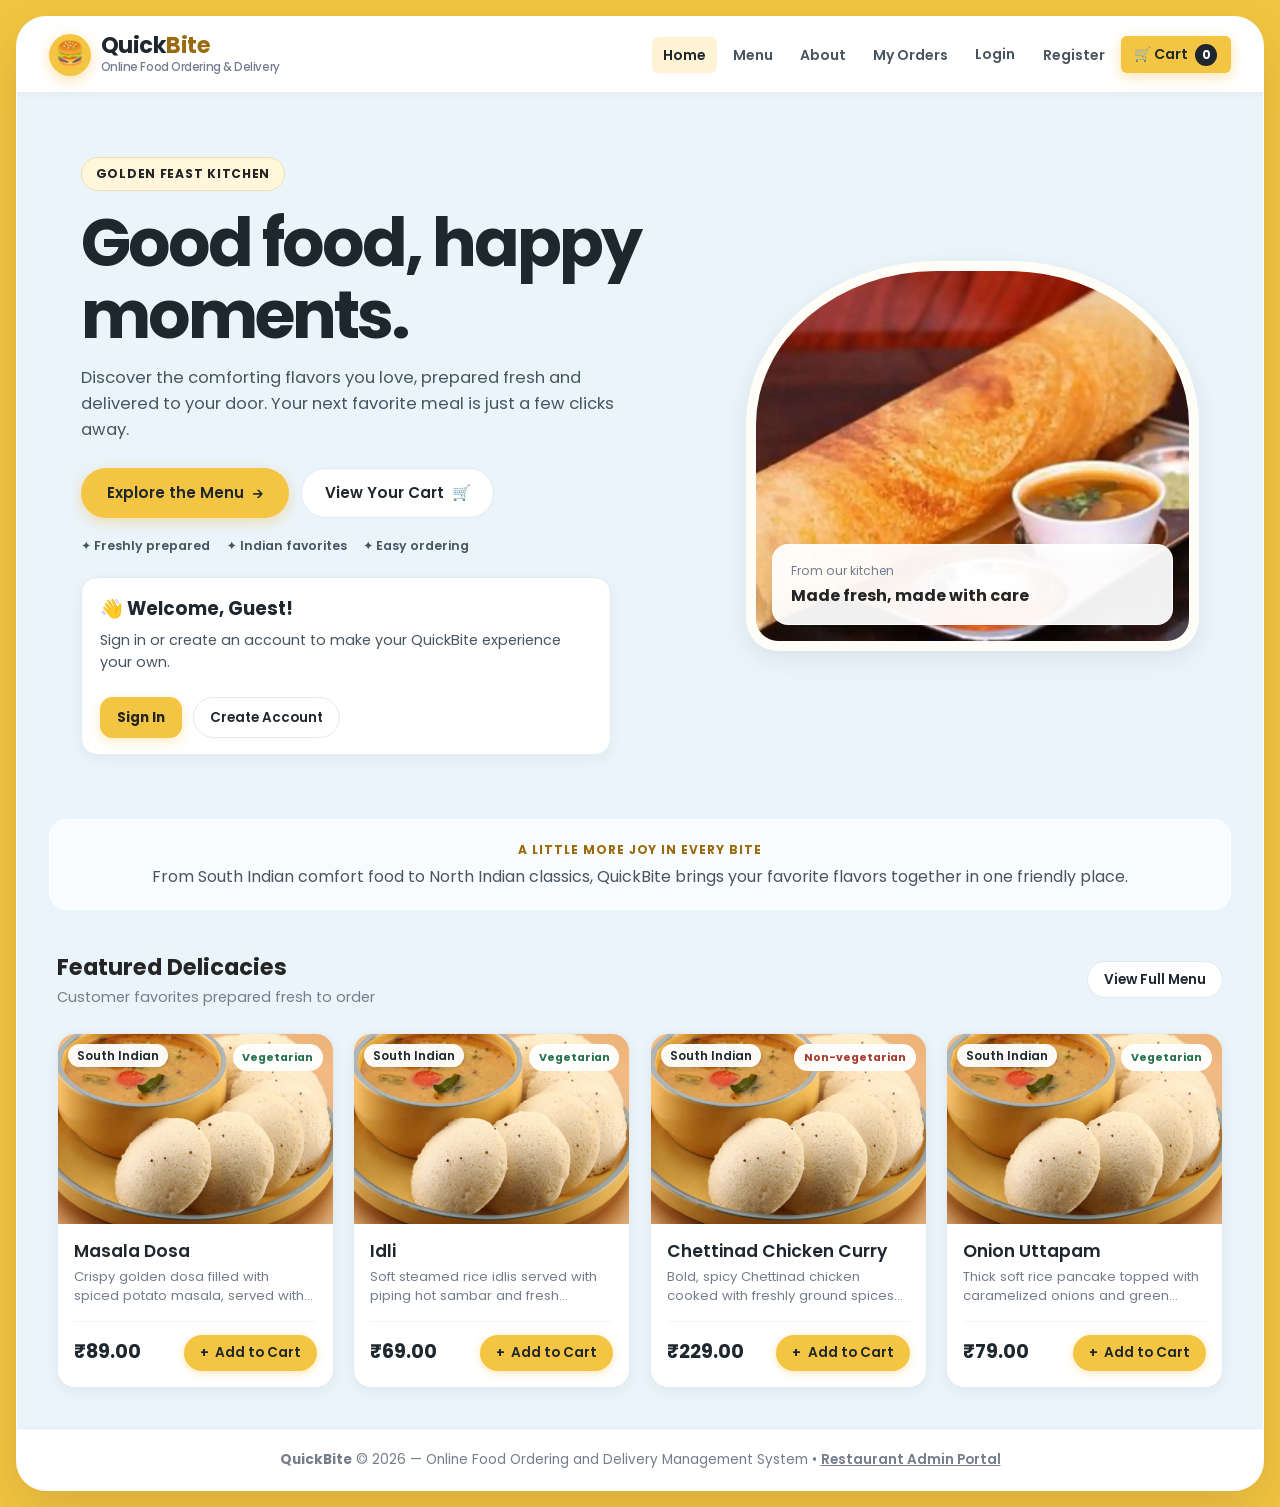
<file: index.html>
<!DOCTYPE html>
<html lang="en">
<head>
  <meta charset="UTF-8">
  <meta name="viewport" content="width=device-width, initial-scale=1.0">
  <title>QuickBite — Online Food Ordering & Delivery</title>
  <link rel="stylesheet" href="css/style.css">
  <link rel="preconnect" href="https://fonts.googleapis.com">
  <link rel="preconnect" href="https://fonts.gstatic.com" crossorigin>
  <link href="https://fonts.googleapis.com/css2?family=Plus+Jakarta+Sans:wght@400;500;600;700;800&family=Poppins:wght@300;400;500;600;700&display=swap" rel="stylesheet">
</head>
<body>
  <!-- Large Rounded Main Container -->
  <div class="main-wrapper">

    <!-- Unified Top Navigation Header -->
    <header class="site-header">
      <div class="nav-container">
        <a href="index.html" class="brand-link" aria-label="QuickBite Home">
          <div class="logo-badge">🍔</div>
          <div class="brand-text">
            <h1>Quick<span class="brand-highlight">Bite</span></h1>
            <p>Online Food Ordering & Delivery</p>
          </div>
        </a>

        <nav>
          <ul class="nav-links">
            <li><a href="index.html" class="nav-link active" aria-current="page">Home</a></li>
            <li><a href="menu.html" class="nav-link">Menu</a></li>
            <li><a href="#about" class="nav-link">About</a></li>
            <li><a href="#" class="nav-link" onclick="alert('Order history is not available yet.'); return false;">My Orders</a></li>
            <li><a href="login.html" id="nav-login-link" class="nav-link">Login</a></li>
            <li><a href="register.html" id="nav-register-link" class="nav-link">Register</a></li>
            <li>
              <a href="cart.html" class="cart-link-btn" aria-label="View Shopping Cart">
                <span>🛒 Cart</span>
                <span class="cart-badge" id="cart-badge">0</span>
              </a>
            </li>
          </ul>
        </nav>
      </div>
    </header>

    <!-- Hero Section -->
    <section class="hero-box">
      <div class="hero-copy">
        <div class="hero-badge">Golden Feast Kitchen</div>
        <h2>Good food, happy moments.</h2>
        <p>Discover the comforting flavors you love, prepared fresh and delivered to your door. Your next favorite meal is just a few clicks away.</p>

        <div class="hero-cta">
          <a href="menu.html" class="btn-yellow">Explore the Menu <span aria-hidden="true">→</span></a>
          <a href="cart.html" class="btn-secondary">View Your Cart <span aria-hidden="true">🛒</span></a>
        </div>

        <div class="hero-trust-row" aria-label="QuickBite highlights">
          <span>✦ Freshly prepared</span>
          <span>✦ Indian favorites</span>
          <span>✦ Easy ordering</span>
        </div>

        <!-- Interactive session status for the authentication module -->
        <div id="home-session-status" class="status-card">
          <div id="guest-view">
            <h3>👋 Welcome, Guest!</h3>
            <p>Sign in or create an account to make your QuickBite experience your own.</p>
            <div class="session-actions">
              <a href="login.html" class="btn btn-primary">Sign In</a>
              <a href="register.html" class="btn btn-secondary">Create Account</a>
            </div>
          </div>

          <div id="logged-in-view" style="display: none;">
            <h3>🎉 Welcome back, <span id="user-display-name">Foodie</span>!</h3>
            <p>You are logged into QuickBite. Ready to order your favorite dishes?</p>
            <div class="session-actions">
              <a href="menu.html" class="btn btn-primary">Order Now <span aria-hidden="true">→</span></a>
              <button type="button" id="btn-home-logout" class="btn btn-secondary" data-action="logout">Log Out</button>
            </div>
          </div>
        </div>
      </div>
      <div class="hero-visual">
        <img
          src="quickbite_golden_feast/images/masala-dosa.webp"
          alt="Golden masala dosa served with chutney"
          fetchpriority="high"
        >
        <div class="hero-image-note">
          <span>From our kitchen</span>
          <strong>Made fresh, made with care</strong>
        </div>
      </div>
    </section>

    <section class="about-strip" id="about">
      <span class="about-eyebrow">A little more joy in every bite</span>
      <p>From South Indian comfort food to North Indian classics, QuickBite brings your favorite flavors together in one friendly place.</p>
    </section>

    <!-- Featured food catalogue -->
    <section class="featured-section">
      <div class="featured-header">
        <div>
          <h3 style="font-size: 1.4rem; font-weight: 700;">Featured Delicacies</h3>
          <p style="color: var(--text-muted); font-size: 0.9rem;">Customer favorites prepared fresh to order</p>
        </div>
        <a href="menu.html" class="btn-secondary" style="font-size: 0.85rem; padding: 0.4rem 1rem;">View Full Menu</a>
      </div>

      <div class="food-grid" id="featured-food-grid">
        <!-- Rendered dynamically from qb_food_items -->
      </div>
    </section>

    <!-- Site Footer -->
    <footer class="site-footer">
      <p><strong>QuickBite</strong> &copy; 2026 — Online Food Ordering and Delivery Management System &bull; <a href="admin.html" style="text-decoration: underline; font-weight: 600;">Restaurant Admin Portal</a></p>
    </footer>

  </div>

  <!-- Toast Notification -->
  <div id="toast" class="toast-notice hidden"></div>

  <!-- Shared Scripts -->
  <script src="js/storage.js"></script>
  <script src="js/auth.js"></script>
  <script>
    // Toast Feedback
    let toastTimer = null;
    function showToast(message) {
      const toast = document.getElementById("toast");
      if (!toast) return;
      toast.textContent = message;
      toast.classList.remove("hidden");
      clearTimeout(toastTimer);
      toastTimer = setTimeout(() => {
        toast.classList.add("hidden");
      }, 2500);
    }

    // Render Featured Food Items
    function renderFeatured() {
      const grid = document.getElementById("featured-food-grid");
      if (!grid) return;
      const items = getFoodItems().slice(0, 4);
      grid.innerHTML = items.map(item => `
        <div class="food-card">
          <div class="food-card-img-wrap">
            <img src="${item.image}" alt="${item.name}" loading="lazy" onerror="this.onerror=null;this.src='quickbite_golden_feast/images/idli-sambar.jpg'">
            <span class="food-category-badge">${item.category}</span>
            <span class="food-diet-badge ${item.veg === true ? "veg" : "non-veg"}">${item.veg === true ? "Vegetarian" : "Non-vegetarian"}</span>
          </div>
          <div class="food-card-body">
            <h4 class="food-card-title">${item.name}</h4>
            <p class="food-card-desc">${item.description}</p>
            <div class="food-card-footer">
              <span class="food-card-price">${formatCurrency(item.price)}</span>
              <button class="btn-add-food" onclick="handleAddToCart(${item.id})">
                <span>+</span> Add to Cart
              </button>
            </div>
          </div>
        </div>
      `).join("");
    }

    // Add to Cart Handler
    function handleAddToCart(id) {
      const items = getFoodItems();
      const product = items.find(i => Number(i.id) === Number(id));
      if (product) {
        if (addToCart(product)) showToast(`Added "${product.name}" to cart! 🛒`);
      }
    }

    // Session Status Handler (RRN 1246 Integration)
    function updateSessionUI() {
      const user = window.QuickBiteStorage ? window.QuickBiteStorage.getCurrentUser() : null;
      const guestView = document.getElementById("guest-view");
      const loggedInView = document.getElementById("logged-in-view");
      const displayName = document.getElementById("user-display-name");
      const loginNav = document.getElementById("nav-login-link");
      const registerNav = document.getElementById("nav-register-link");

      if (user && user.name) {
        if (guestView) guestView.style.display = "none";
        if (loggedInView) loggedInView.style.display = "block";
        if (displayName) displayName.textContent = user.name;
        if (loginNav) loginNav.style.display = "none";
        if (registerNav) registerNav.textContent = `Hi, ${user.name}`;
      } else {
        if (guestView) guestView.style.display = "block";
        if (loggedInView) loggedInView.style.display = "none";
        if (loginNav) loginNav.style.display = "inline-block";
        if (registerNav) registerNav.textContent = "Register";
      }
    }

    document.addEventListener("DOMContentLoaded", () => {
      renderFeatured();
      updateSessionUI();

      // Logout button click handler
      const logoutBtn = document.getElementById("btn-home-logout");
      if (logoutBtn) {
        logoutBtn.addEventListener("click", () => {
          if (window.QuickBiteStorage) {
            window.QuickBiteStorage.clearCurrentUser();
          }
          showToast("You have been logged out.");
          updateSessionUI();
        });
      }
    });
  </script>
</body>
</html>
</file>
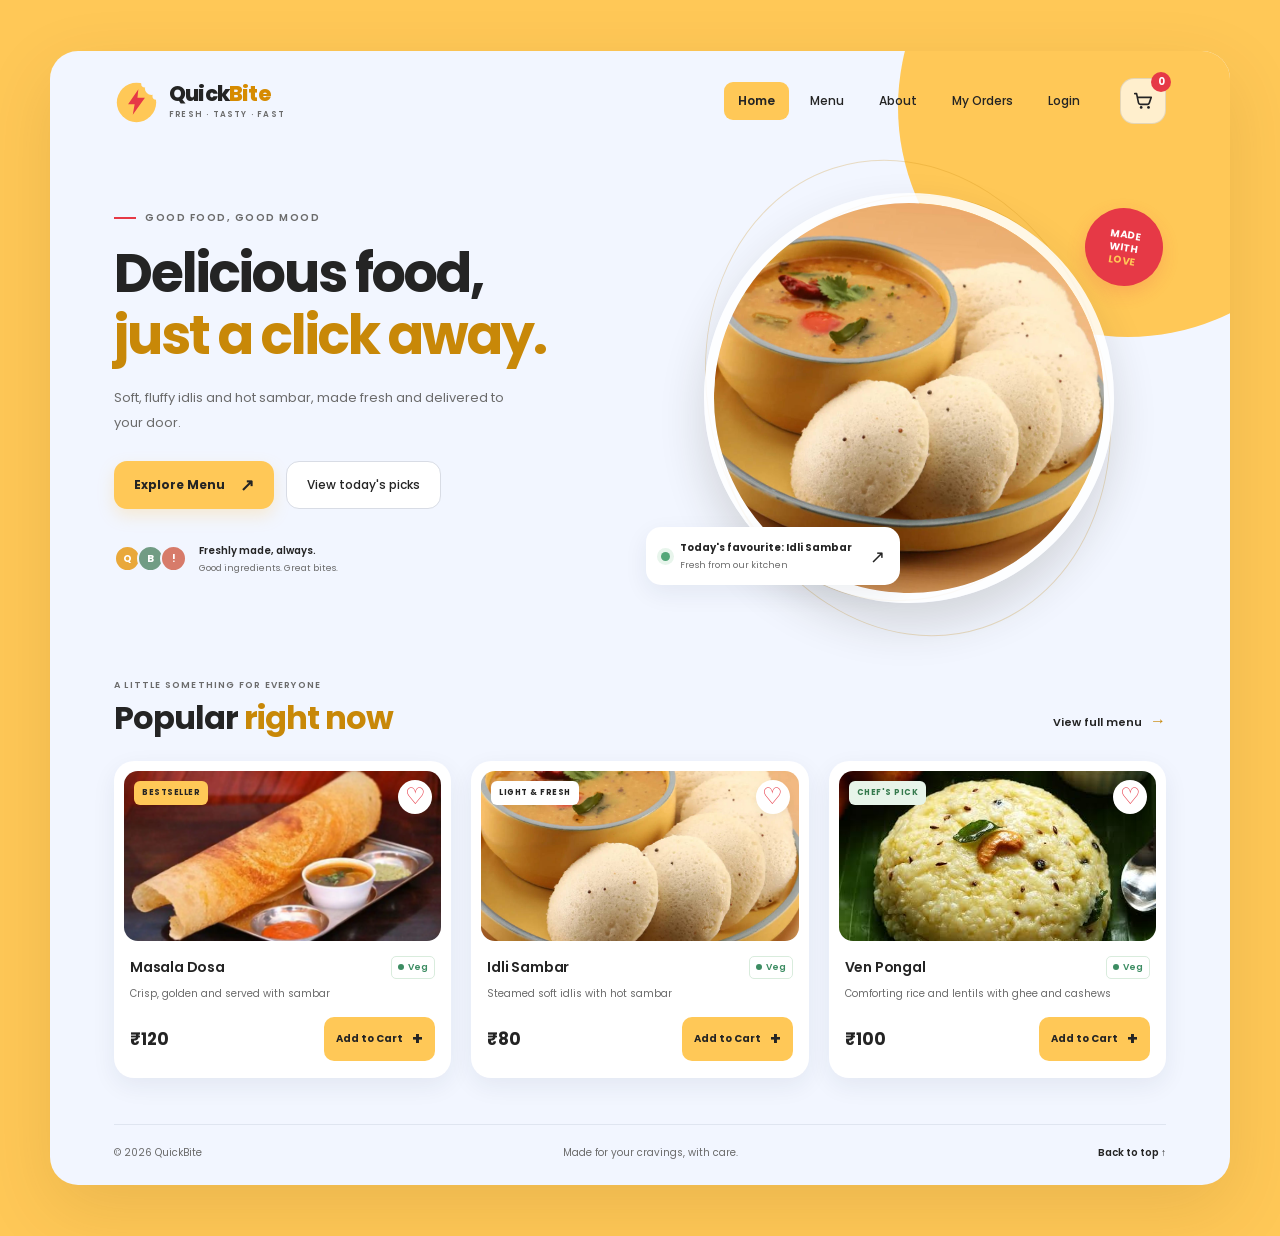
<file: quickbite_golden_feast/index.html>
<!doctype html>
<html lang="en">
<head>
<meta charset="utf-8"><meta name="viewport" content="width=device-width,initial-scale=1">
<meta name="description" content="QuickBite — delicious food, just a click away."><title>QuickBite — Golden Feast</title>
<link rel="preconnect" href="https://fonts.googleapis.com"><link rel="preconnect" href="https://fonts.gstatic.com" crossorigin>
<link href="https://fonts.googleapis.com/css2?family=Poppins:wght@400;500;600;700;800&display=swap" rel="stylesheet">
<link rel="icon" href="data:image/svg+xml,%3Csvg%20xmlns%3D%22http%3A//www.w3.org/2000/svg%22%20viewBox%3D%220%200%2048%2048%22%3E%3Cdefs%3E%3Cmask%20id%3D%22fav%22%3E%3Crect%20width%3D%2248%22%20height%3D%2248%22%20fill%3D%22%23fff%22/%3E%3Ccircle%20cx%3D%2240%22%20cy%3D%2210%22%20r%3D%227%22%20fill%3D%22%23000%22/%3E%3Ccircle%20cx%3D%2233%22%20cy%3D%225%22%20r%3D%224%22%20fill%3D%22%23000%22/%3E%3Ccircle%20cx%3D%2245%22%20cy%3D%2218%22%20r%3D%224%22%20fill%3D%22%23000%22/%3E%3C/mask%3E%3C/defs%3E%3Ccircle%20cx%3D%2224%22%20cy%3D%2225%22%20r%3D%2221%22%20fill%3D%22%23FFC857%22%20mask%3D%22url%28%23fav%29%22/%3E%3Cpath%20d%3D%22M26%2011%2015%2027h7l-2%2011%2013-18h-8z%22%20fill%3D%22%23E63946%22/%3E%3C/svg%3E"><link rel="stylesheet" href="css/style.css"><script src="js/main.js" defer></script>
</head><body><main class="page-shell"><section class="site-panel" aria-label="QuickBite homepage">
<div class="signature-circle" aria-hidden="true"></div>
<header class="site-header">
<a class="brand" href="#home" aria-label="QuickBite home"><span class="brand-mark" aria-hidden="true"><svg viewBox="0 0 48 48"><defs><mask id="biteMask"><rect width="48" height="48" fill="#fff"/><circle cx="40" cy="10" r="7" fill="#000"/><circle cx="33" cy="5" r="4" fill="#000"/><circle cx="45" cy="18" r="4" fill="#000"/></mask></defs><circle cx="24" cy="25" r="21" fill="#FFC857" mask="url(#biteMask)"/><path d="M26 11 15 27h7l-2 11 13-18h-8z" fill="#E63946"/></svg></span><span class="brand-name">Quick<span>Bite</span><small>FRESH · TASTY · FAST</small></span></a>
<button class="mobile-menu" id="menuToggle" aria-label="Toggle navigation" aria-expanded="false"><span></span><span></span><span></span></button>
<nav class="main-nav" id="mainNav" aria-label="Main navigation"><a class="nav-link active" href="#home">Home</a><a class="nav-link" href="#menu">Menu</a><a class="nav-link" href="#about">About</a><a class="nav-link" href="#orders">My Orders</a><a class="nav-link" href="#login">Login</a></nav>
<button class="cart-button" id="cartButton" aria-label="Open shopping cart"><svg viewBox="0 0 24 24" aria-hidden="true"><path d="M3 4h2l2.1 10.1a2 2 0 0 0 2 1.6h7.8a2 2 0 0 0 1.9-1.4L21 8H7" fill="none" stroke="currentColor" stroke-width="1.8" stroke-linecap="round" stroke-linejoin="round"/><circle cx="10" cy="19" r="1.5" fill="currentColor"/><circle cx="18" cy="19" r="1.5" fill="currentColor"/></svg><span class="cart-count" id="cartCount">0</span></button>
</header>
<section class="hero" id="home"><div class="hero-copy"><div class="eyebrow"><span class="eyebrow-line"></span> GOOD FOOD, GOOD MOOD</div><h1>Delicious food,<br><span>just a click away.</span></h1><p class="hero-description">Soft, fluffy idlis and hot sambar, made fresh and delivered to your door.</p><div class="hero-actions"><a class="button button-primary" href="#menu">Explore Menu <span aria-hidden="true">↗</span></a><a class="button button-secondary" href="#menu">View today's picks</a></div><div class="hero-meta"><div class="avatar-stack"><span>Q</span><span>B</span><span>!</span></div><div><strong>Freshly made, always.</strong><small>Good ingredients. Great bites.</small></div></div></div>
<div class="hero-art"><div class="hero-orbit orbit-one"></div><div class="hero-orbit orbit-two"></div><div class="hero-sticker">MADE<br>WITH <span>LOVE</span></div><img class="hero-food" src="images/idli-sambar.jpg" alt="Soft idlis served with hot sambar on a yellow plate"><div class="floating-note"><span class="note-dot"></span><div><strong>Today's favourite: Idli Sambar</strong><small>Fresh from our kitchen</small></div><span class="note-arrow">↗</span></div></div></section>
<section class="menu-section" id="menu"><div class="section-heading"><div><p class="eyebrow">A LITTLE SOMETHING FOR EVERYONE</p><h2>Popular <span>right now</span></h2></div><a class="text-link" href="#menu">View full menu <span aria-hidden="true">→</span></a></div>
<div class="food-grid" id="foodGrid">
<article class="food-card" data-id="masala-dosa"><div class="food-image-wrap"><img src="images/masala-dosa.webp" alt="Crisp golden dosa served with sambar and chutney"><span class="food-tag">BESTSELLER</span><button class="heart-button" aria-label="Add Masala Dosa to favourites" aria-pressed="false">♡</button></div><div class="food-info"><div class="food-title-row"><h3>Masala Dosa</h3><span class="veg-label"><i></i> Veg</span></div><p>Crisp, golden and served with sambar</p><div class="food-bottom"><strong class="price">₹120</strong><button class="add-button" data-add="masala-dosa">Add to Cart <span>+</span></button></div></div></article>
<article class="food-card" data-id="idli-sambar"><div class="food-image-wrap"><img src="images/idli-sambar.jpg" alt="Soft idlis served with hot sambar"><span class="food-tag tag-light">LIGHT &amp; FRESH</span><button class="heart-button" aria-label="Add Idli Sambar to favourites" aria-pressed="false">♡</button></div><div class="food-info"><div class="food-title-row"><h3>Idli Sambar</h3><span class="veg-label"><i></i> Veg</span></div><p>Steamed soft idlis with hot sambar</p><div class="food-bottom"><strong class="price">₹80</strong><button class="add-button" data-add="idli-sambar">Add to Cart <span>+</span></button></div></div></article>
<article class="food-card" data-id="ven-pongal"><div class="food-image-wrap"><img src="images/ven-pongal.jpg" alt="Ven pongal served with vada, chutney and sambar"><span class="food-tag tag-green">CHEF'S PICK</span><button class="heart-button" aria-label="Add Ven Pongal to favourites" aria-pressed="false">♡</button></div><div class="food-info"><div class="food-title-row"><h3>Ven Pongal</h3><span class="veg-label"><i></i> Veg</span></div><p>Comforting rice and lentils with ghee and cashews</p><div class="food-bottom"><strong class="price">₹100</strong><button class="add-button" data-add="ven-pongal">Add to Cart <span>+</span></button></div></div></article>
</div></section><footer class="site-footer"><span>© 2026 QuickBite</span><span>Made for your cravings, with care.</span><a href="#home">Back to top ↑</a></footer>
</section></main><div class="toast" id="toast" role="status" aria-live="polite"></div></body></html>
</file>
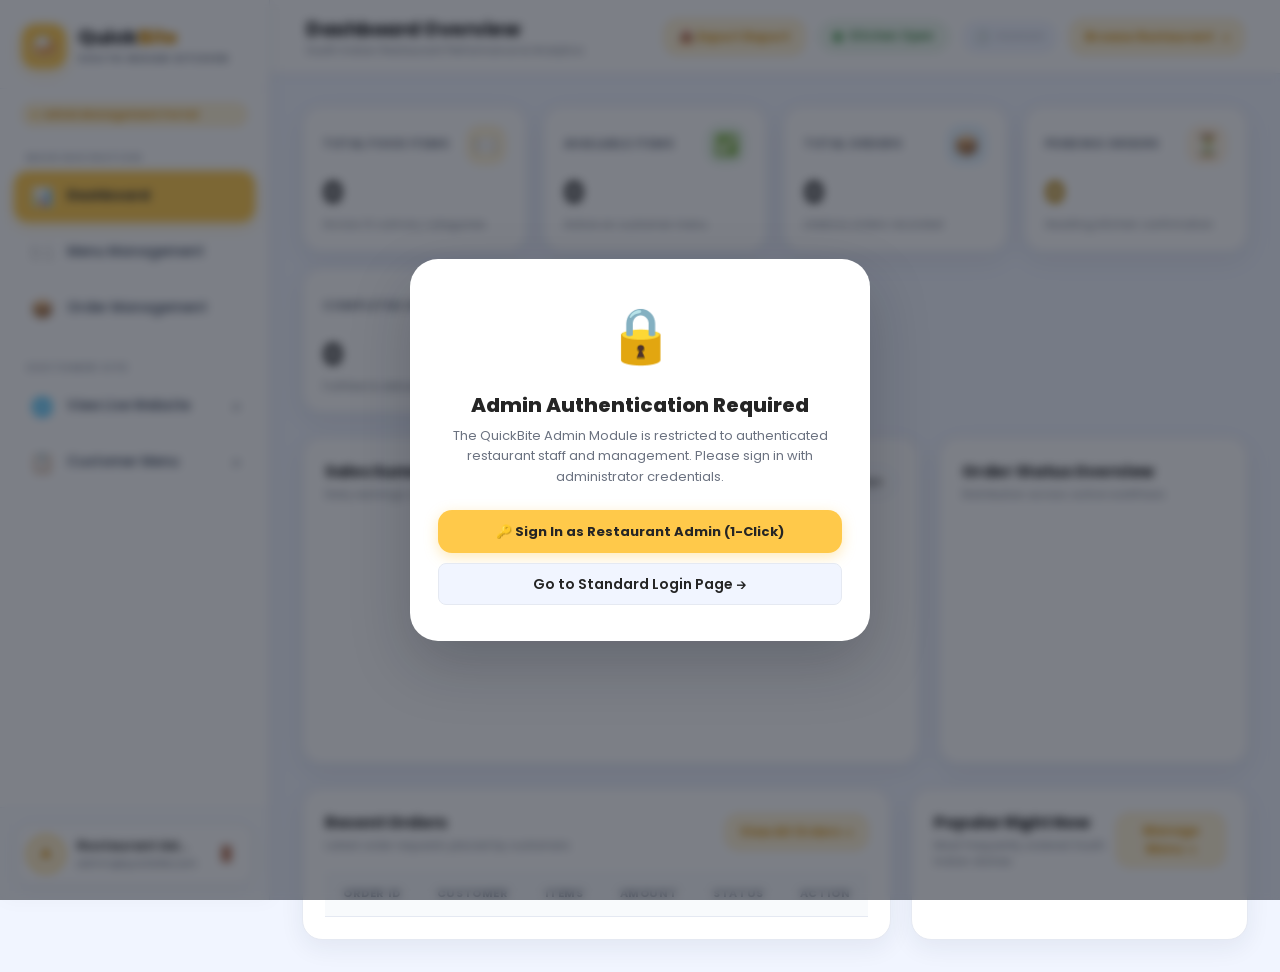
<file: admin.html>
<!DOCTYPE html>
<html lang="en">
<head>
  <meta charset="UTF-8">
  <meta name="viewport" content="width=device-width, initial-scale=1.0">
  <title>Admin Portal — QuickBite South Indian Restaurant</title>
  
  <!-- Google Fonts: Poppins & Plus Jakarta Sans -->
  <link rel="preconnect" href="https://fonts.googleapis.com">
  <link rel="preconnect" href="https://fonts.gstatic.com" crossorigin>
  <link href="https://fonts.googleapis.com/css2?family=Plus+Jakarta+Sans:wght@400;500;600;700;800&family=Poppins:wght@300;400;500;600;700;800&display=swap" rel="stylesheet">
  
  <!-- Admin Stylesheet -->
  <link rel="stylesheet" href="css/admin.css">
  
  <!-- Favicon -->
  <link rel="icon" href="data:image/svg+xml,<svg xmlns=%22http://www.w3.org/2000/svg%22 viewBox=%220 0 100 100%22><text y=%22.9em%22 font-size=%2290%22>🍛</text></svg>">
</head>
<body>

  <!-- Mobile Sidebar Backdrop Overlay -->
  <div id="sidebar-backdrop" class="sidebar-backdrop" onclick="window.QuickBiteAdmin.closeMobileSidebar()"></div>

  <!-- Admin App Shell -->
  <div class="admin-shell">

    <!-- ========================================================================
         1. Sidebar Navigation
         ======================================================================== -->
    <aside id="admin-sidebar" class="admin-sidebar" aria-label="Admin Navigation Sidebar">
      <!-- Sidebar Brand Header -->
      <div class="sidebar-brand">
        <div class="sidebar-brand-mark" aria-hidden="true">🍛</div>
        <div class="sidebar-brand-text">
          <h1>Quick<span>Bite</span></h1>
          <p>South Indian Kitchen</p>
        </div>
      </div>

      <div class="sidebar-role-badge">
        <span>Admin Management Portal</span>
      </div>

      <!-- Navigation Links -->
      <nav class="sidebar-nav">
        <div class="nav-section-title">Main Navigation</div>
        <ul class="sidebar-nav-list">
          <li class="sidebar-nav-item">
            <a href="#dashboard" class="sidebar-nav-link active" data-view="dashboard">
              <span class="nav-icon">📊</span>
              <span>Dashboard</span>
            </a>
          </li>
          <li class="sidebar-nav-item">
            <a href="#menu" class="sidebar-nav-link" data-view="menu">
              <span class="nav-icon">🍽️</span>
              <span>Menu Management</span>
            </a>
          </li>
          <li class="sidebar-nav-item">
            <a href="#orders" class="sidebar-nav-link" data-view="orders">
              <span class="nav-icon">📦</span>
              <span>Order Management</span>
              <span id="badge-orders-pending" class="badge-counter" style="display: none;">0</span>
            </a>
          </li>
        </ul>

        <div class="nav-section-title" style="margin-top: 18px;">Customer Site</div>
        <ul class="sidebar-nav-list">
          <li class="sidebar-nav-item">
            <a href="index.html" class="sidebar-nav-link" target="_blank" rel="noopener">
              <span class="nav-icon">🌐</span>
              <span>View Live Website</span>
              <span style="margin-left: auto; font-size: 11px;">↗</span>
            </a>
          </li>
          <li class="sidebar-nav-item">
            <a href="menu.html" class="sidebar-nav-link" target="_blank" rel="noopener">
              <span class="nav-icon">📋</span>
              <span>Customer Menu</span>
              <span style="margin-left: auto; font-size: 11px;">↗</span>
            </a>
          </li>
        </ul>
      </nav>

      <!-- Sidebar Footer / Admin Session Profile -->
      <div class="sidebar-footer">
        <div class="admin-profile-card">
          <div class="admin-avatar">A</div>
          <div class="admin-info">
            <strong id="sidebar-admin-name">Restaurant Admin</strong>
            <small id="sidebar-admin-email">admin@quickbite.com</small>
          </div>
          <button type="button" class="btn-sidebar-logout" onclick="window.QuickBiteAdmin.handleLogout()" title="Log Out of Admin Portal" aria-label="Log Out">
            🚪
          </button>
        </div>
      </div>
    </aside>

    <!-- ========================================================================
         2. Main Administration Area
         ======================================================================== -->
    <main class="admin-main">

      <!-- Top Header Navigation -->
      <header class="admin-topbar">
        <div class="topbar-left">
          <button type="button" class="btn-mobile-toggle" onclick="window.QuickBiteAdmin.toggleMobileSidebar()" aria-label="Toggle navigation drawer">
            ☰
          </button>
          <div class="page-breadcrumb">
            <h2 id="topbar-breadcrumb-title">Dashboard Overview</h2>
            <p id="topbar-breadcrumb-sub">South Indian Restaurant Performance & Analytics</p>
          </div>
        </div>

        <div class="topbar-right">
          <!-- Quick Export Sales Report -->
          <button type="button" class="btn-topbar-action" onclick="window.QuickBiteAdmin.exportSalesReportCSV()" title="Export restaurant sales analytics to CSV">
            <span>📥 Export Report</span>
          </button>

          <!-- Kitchen Status Pill -->
          <button type="button" id="kitchen-status-pill" class="kitchen-live-pill" onclick="window.QuickBiteAdmin.toggleKitchenStatus()" title="Click to toggle kitchen status">
            <span class="kitchen-dot"></span>
            <span>Kitchen Open</span>
          </button>

          <!-- Digital Live Clock -->
          <div class="live-clock" title="Current Restaurant Time">
            <span>🕒</span>
            <span id="topbar-live-clock">--:--:--</span>
          </div>

          <!-- Customer Website Quick Link -->
          <a href="index.html" class="btn-topbar-action" target="_blank" rel="noopener">
            <span>Browse Restaurant</span>
            <span>↗</span>
          </a>
        </div>
      </header>

      <!-- Dynamic Views Container -->
      <div class="admin-content-area">

        <!-- ====================================================================
             VIEW 1: Dashboard
             ==================================================================== -->
        <section id="view-dashboard" class="admin-view active-view" aria-label="Dashboard Overview">

          <!-- 6 Key Statistics Cards -->
          <div class="dashboard-summary-grid">
            <!-- 1. Total Food Items -->
            <div class="stat-card">
              <div class="stat-card-header">
                <span class="stat-card-title">Total Food Items</span>
                <div class="stat-icon-wrap stat-icon-yellow">🍽️</div>
              </div>
              <div class="stat-value" id="stat-total-food">0</div>
              <div class="stat-subtext">Across 6 culinary categories</div>
            </div>

            <!-- 2. Available Food Items -->
            <div class="stat-card">
              <div class="stat-card-header">
                <span class="stat-card-title">Available Items</span>
                <div class="stat-icon-wrap stat-icon-green">✅</div>
              </div>
              <div class="stat-value" id="stat-avail-food">0</div>
              <div class="stat-subtext">Active on customer menu</div>
            </div>

            <!-- 3. Total Orders -->
            <div class="stat-card">
              <div class="stat-card-header">
                <span class="stat-card-title">Total Orders</span>
                <div class="stat-icon-wrap stat-icon-blue">📦</div>
              </div>
              <div class="stat-value" id="stat-total-orders">0</div>
              <div class="stat-subtext">Lifetime orders recorded</div>
            </div>

            <!-- 4. Pending Orders -->
            <div class="stat-card">
              <div class="stat-card-header">
                <span class="stat-card-title">Pending Orders</span>
                <div class="stat-icon-wrap stat-icon-amber">⏳</div>
              </div>
              <div class="stat-value" id="stat-pending-orders" style="color: #B78103;">0</div>
              <div class="stat-subtext">Awaiting kitchen confirmation</div>
            </div>

            <!-- 5. Completed Orders -->
            <div class="stat-card">
              <div class="stat-card-header">
                <span class="stat-card-title">Completed Orders</span>
                <div class="stat-icon-wrap stat-icon-purple">🎉</div>
              </div>
              <div class="stat-value" id="stat-completed-orders">0</div>
              <div class="stat-subtext">Fulfilled &amp; delivered</div>
            </div>

            <!-- 6. Total Revenue -->
            <div class="stat-card">
              <div class="stat-card-header">
                <span class="stat-card-title">Total Revenue</span>
                <div class="stat-icon-wrap stat-icon-gold">₹</div>
              </div>
              <div class="stat-value" id="stat-total-revenue" style="color: var(--gold-dark);">₹0</div>
              <div class="stat-subtext">
                <span class="stat-trend-up">↑ 12.8%</span> vs last week
              </div>
            </div>
          </div>

          <!-- Mid Section: Sales Analytics Chart & Order Status Overview -->
          <div class="dashboard-analytics-grid">
            <!-- Left: Sales Revenue Chart -->
            <div class="analytics-card">
              <div class="card-header-row">
                <div>
                  <h3 class="card-heading">Sales Summary &amp; Revenue Curve</h3>
                  <p class="card-subtitle">Daily earnings over the past 7 days (₹ INR)</p>
                </div>
                <div class="pill-select-group">
                  <span class="pill-tab active">Past 7 Days</span>
                </div>
              </div>

              <!-- SVG Sales Chart -->
              <div id="dashboard-sales-chart" class="chart-container">
                <!-- Dynamically populated SVG curve by js/admin.js -->
              </div>
            </div>

            <!-- Right: Order Status Overview -->
            <div class="analytics-card">
              <div class="card-header-row">
                <div>
                  <h3 class="card-heading">Order Status Overview</h3>
                  <p class="card-subtitle">Distribution across active workflows</p>
                </div>
              </div>

              <!-- Status Distribution Progress Bars -->
              <div id="status-progress-container" class="status-progress-list">
                <!-- Rendered dynamically -->
              </div>
            </div>
          </div>

          <!-- Lower Section: Recent Orders & Popular Dishes -->
          <div class="dashboard-lower-grid">
            <!-- Left: Recent Orders Table -->
            <div class="analytics-card">
              <div class="card-header-row">
                <div>
                  <h3 class="card-heading">Recent Orders</h3>
                  <p class="card-subtitle">Latest order requests placed by customers</p>
                </div>
                <button type="button" class="btn-topbar-action" onclick="window.QuickBiteAdmin.switchView('orders')">
                  View All Orders →
                </button>
              </div>

              <div class="table-responsive">
                <table class="admin-table">
                  <thead>
                    <tr>
                      <th>Order ID</th>
                      <th>Customer</th>
                      <th>Items</th>
                      <th>Amount</th>
                      <th>Status</th>
                      <th>Action</th>
                    </tr>
                  </thead>
                  <tbody id="recent-orders-tbody">
                    <!-- Populated dynamically -->
                  </tbody>
                </table>
              </div>
            </div>

            <!-- Right: Popular Food Items -->
            <div class="analytics-card">
              <div class="card-header-row">
                <div>
                  <h3 class="card-heading">Popular Right Now</h3>
                  <p class="card-subtitle">Most frequently ordered South Indian dishes</p>
                </div>
                <button type="button" class="btn-topbar-action" onclick="window.QuickBiteAdmin.switchView('menu')">
                  Manage Menu →
                </button>
              </div>

              <div id="popular-dishes-container" class="popular-dish-list">
                <!-- Populated dynamically -->
              </div>
            </div>
          </div>

        </section>

        <!-- ====================================================================
             VIEW 2: Menu Management (CRUD)
             ==================================================================== -->
        <section id="view-menu" class="admin-view" aria-label="Menu Management">

          <!-- Top Toolbar with Search, Category Pills, Filters & Add Button -->
          <div class="menu-mgmt-toolbar">
            <div class="toolbar-top-row">
              <!-- Search Bar -->
              <div class="search-box-wrap">
                <span class="search-icon" aria-hidden="true">🔍</span>
                <input
                  type="search"
                  id="menu-search-input"
                  class="search-input"
                  placeholder="Search dishes by name or description..."
                  autocomplete="off"
                >
              </div>

              <!-- Action Buttons -->
              <div class="toolbar-actions">
                <button type="button" class="btn-topbar-action" onclick="window.QuickBiteAdmin.exportMenuCSV()" title="Export food menu as CSV spreadsheet">
                  📥 Export CSV
                </button>
                <button type="button" class="btn-topbar-action" onclick="window.QuickBiteAdmin.exportMenuJSON()" title="Export food menu as JSON backup">
                  📋 JSON
                </button>
                <button type="button" class="btn-primary-yellow" onclick="window.QuickBiteAdmin.openAddFoodModal()">
                  <span style="font-size: 16px;">＋</span>
                  <span>Add Food Item</span>
                </button>
              </div>
            </div>

            <!-- Category Filter Pills Bar -->
            <div class="category-filter-bar">
              <button type="button" class="category-filter-pill active" data-category="all">All Categories</button>
              <button type="button" class="category-filter-pill" data-category="South Indian">South Indian</button>
              <button type="button" class="category-filter-pill" data-category="North Indian">North Indian</button>
              <button type="button" class="category-filter-pill" data-category="Rice & Biryani">Rice &amp; Biryani</button>
              <button type="button" class="category-filter-pill" data-category="Snacks">Snacks</button>
              <button type="button" class="category-filter-pill" data-category="Desserts">Desserts</button>
              <button type="button" class="category-filter-pill" data-category="Drinks">Drinks</button>
            </div>

            <!-- Secondary Filters & Item Count -->
            <div class="filter-secondary-row">
              <div class="quick-filter-toggles">
                <label class="filter-toggle-label">
                  <input type="checkbox" id="filter-veg-only">
                  <span>Vegetarian Only</span>
                </label>
                <label class="filter-toggle-label">
                  <input type="checkbox" id="filter-available-only">
                  <span>Available in Stock Only</span>
                </label>
              </div>

              <div id="menu-count-display" style="font-weight: 600;">
                Showing dishes...
              </div>
            </div>
          </div>

          <!-- Food Items Cards Grid -->
          <div id="menu-items-grid" class="menu-cards-grid">
            <!-- Dynamically populated by js/admin.js -->
          </div>

        </section>

        <!-- ====================================================================
             VIEW 3: Order Management
             ==================================================================== -->
        <section id="view-orders" class="admin-view" aria-label="Order Management">

          <!-- Workflow Status Tabs -->
          <div class="order-tabs-container">
            <button type="button" class="order-tab-btn active" data-status="all">
              <span>All Orders</span>
              <span id="tab-count-all" class="tab-count">0</span>
            </button>
            <button type="button" class="order-tab-btn" data-status="Pending">
              <span>Pending</span>
              <span id="tab-count-pending" class="tab-count">0</span>
            </button>
            <button type="button" class="order-tab-btn" data-status="Confirmed">
              <span>Confirmed</span>
              <span id="tab-count-confirmed" class="tab-count">0</span>
            </button>
            <button type="button" class="order-tab-btn" data-status="Preparing">
              <span>Preparing</span>
              <span id="tab-count-preparing" class="tab-count">0</span>
            </button>
            <button type="button" class="order-tab-btn" data-status="Ready for Pickup">
              <span>Ready for Pickup</span>
              <span id="tab-count-ready-for-pickup" class="tab-count">0</span>
            </button>
            <button type="button" class="order-tab-btn" data-status="Completed">
              <span>Completed</span>
              <span id="tab-count-completed" class="tab-count">0</span>
            </button>
            <button type="button" class="order-tab-btn" data-status="Cancelled">
              <span>Cancelled</span>
              <span id="tab-count-cancelled" class="tab-count">0</span>
            </button>
          </div>

          <!-- Order Filter Toolbar -->
          <div class="order-filter-toolbar">
            <div class="search-box-wrap">
              <span class="search-icon" aria-hidden="true">🔍</span>
              <input
                type="search"
                id="order-search-input"
                class="search-input"
                placeholder="Search by Order ID (#QB-1048), Customer, Phone, or Dish..."
                autocomplete="off"
              >
            </div>

            <div class="order-filter-controls">
              <select id="order-date-filter" class="filter-select" aria-label="Filter orders by date">
                <option value="all">All Dates</option>
                <option value="today">Today's Orders</option>
                <option value="week">Past 7 Days</option>
              </select>

              <button type="button" class="btn-topbar-action" onclick="window.QuickBiteAdmin.exportOrdersCSV()" title="Export orders to CSV spreadsheet">
                📥 Export Orders (CSV)
              </button>
              <button type="button" class="btn-topbar-action" onclick="window.QuickBiteAdmin.exportOrdersJSON()" title="Export orders as JSON backup">
                📋 JSON
              </button>
            </div>
          </div>

          <!-- Dedicated Orders Table -->
          <div class="table-card">
            <div class="table-responsive">
              <table class="admin-table">
                <thead>
                  <tr>
                    <th>Order ID</th>
                    <th>Customer Name &amp; Phone</th>
                    <th>Ordered Food Items</th>
                    <th>Qty</th>
                    <th>Total (₹)</th>
                    <th>Date &amp; Time</th>
                    <th>Payment</th>
                    <th>Order Status</th>
                    <th>Action</th>
                  </tr>
                </thead>
                <tbody id="orders-table-tbody">
                  <!-- Dynamically populated by js/admin.js -->
                </tbody>
              </table>
            </div>
          </div>

        </section>

      </div>
    </main>

  </div>

  <!-- ==========================================================================
       MODAL 1: Add / Edit Food Item Modal
       ========================================================================== -->
  <div id="food-modal" class="modal-overlay" role="dialog" aria-modal="true" aria-labelledby="food-modal-title">
    <div class="modal-dialog">
      <div class="modal-header">
        <h3 id="food-modal-title">Add New Food Item</h3>
        <button type="button" class="btn-modal-close" onclick="window.QuickBiteAdmin.closeFoodModal()" aria-label="Close modal">✕</button>
      </div>

      <form id="food-form">
        <div class="modal-body">
          <!-- Food Name -->
          <div class="form-group">
            <label for="food-input-name" class="form-label">Food Dish Name <span>*</span></label>
            <input type="text" id="food-input-name" class="form-input" placeholder="e.g. Masala Dosa, Ghee Pongal" required>
          </div>

          <!-- Category and Price (2-Column) -->
          <div class="form-row-2">
            <div class="form-group">
              <label for="food-input-category" class="form-label">Category <span>*</span></label>
              <select id="food-input-category" class="form-select" required>
                <option value="South Indian">South Indian</option>
                <option value="North Indian">North Indian</option>
                <option value="Rice & Biryani">Rice &amp; Biryani</option>
                <option value="Snacks">Snacks</option>
                <option value="Desserts">Desserts</option>
                <option value="Drinks">Drinks</option>
              </select>
            </div>

            <div class="form-group">
              <label for="food-input-price" class="form-label">Price (₹) <span>*</span></label>
              <input type="number" id="food-input-price" class="form-input" placeholder="e.g. 89" min="0" step="1" required>
            </div>
          </div>

          <!-- Dietary Type (Veg / Non-Veg) -->
          <div class="form-group">
            <label class="form-label">Dietary Type <span>*</span></label>
            <div class="diet-radio-group">
              <label class="radio-pill-label">
                <input type="radio" name="food_diet" id="food-diet-veg" value="veg" checked>
                <span class="food-diet-dot veg"></span>
                <span>Vegetarian</span>
              </label>
              <label class="radio-pill-label">
                <input type="radio" name="food_diet" id="food-diet-nonveg" value="non-veg">
                <span class="food-diet-dot non-veg"></span>
                <span>Non-Vegetarian</span>
              </label>
            </div>
          </div>

          <!-- Image URL with Live Preview & Preset Selector -->
          <div class="form-group">
            <label for="food-input-image" class="form-label">Food Image URL</label>
            <input type="url" id="food-input-image" class="form-input" placeholder="https://... or choose preset below">
            
            <div style="margin-top: 6px;">
              <span style="font-size: 11px; font-weight: 600; color: var(--text-muted);">Quick preset sample food images:</span>
              <div id="preset-images-container" class="preset-images-group">
                <!-- Buttons injected dynamically -->
              </div>
            </div>

            <div id="food-image-preview" class="image-preview-box">
              <span style="font-size: 11px; color: var(--text-muted);">Image preview will appear here</span>
            </div>
          </div>

          <!-- Description -->
          <div class="form-group">
            <label for="food-input-desc" class="form-label">Description</label>
            <textarea id="food-input-desc" class="form-textarea" rows="2" placeholder="Brief appetizing description of ingredients and spices..."></textarea>
          </div>

          <!-- Initial Availability Checkbox -->
          <div class="form-group">
            <label class="radio-pill-label">
              <input type="checkbox" id="food-input-available" checked>
              <span><strong>Mark as Available</strong> (Immediately orderable on customer menu)</span>
            </label>
          </div>
        </div>

        <div class="modal-footer">
          <button type="button" class="btn-card-action" style="width: auto; padding: 0 16px; height: 38px;" onclick="window.QuickBiteAdmin.closeFoodModal()">
            Cancel
          </button>
          <button type="submit" class="btn-primary-yellow">
            Save Food Item
          </button>
        </div>
      </form>
    </div>
  </div>

  <!-- ==========================================================================
       MODAL 2: Delete Food Item Confirmation Modal
       ========================================================================== -->
  <div id="delete-modal" class="modal-overlay" role="dialog" aria-modal="true" aria-labelledby="delete-modal-title">
    <div class="modal-dialog" style="max-width: 440px;">
      <div class="modal-header">
        <h3 id="delete-modal-title" style="color: #C62828;">Delete Food Item</h3>
        <button type="button" class="btn-modal-close" onclick="window.QuickBiteAdmin.closeDeleteModal()" aria-label="Close modal">✕</button>
      </div>
      <div class="modal-body" style="text-align: center; padding: 28px 24px;">
        <div style="font-size: 48px; margin-bottom: 12px;">⚠️</div>
        <h4 style="font-size: 16px; font-weight: 700; margin-bottom: 8px;">Are you sure?</h4>
        <p style="font-size: 13px; color: var(--text-muted); line-height: 1.6;">
          You are about to permanently delete <strong id="delete-food-name-target" style="color: var(--text-charcoal);">this dish</strong> from the restaurant database. This change will immediately remove it from the customer-facing menu.
        </p>
      </div>
      <div class="modal-footer" style="justify-content: center; gap: 12px;">
        <button type="button" class="btn-card-action" style="width: auto; padding: 0 18px; height: 38px;" onclick="window.QuickBiteAdmin.closeDeleteModal()">
          Cancel
        </button>
        <button type="button" class="btn-primary-yellow" style="background: #C62828; color: #FFF; box-shadow: none;" onclick="window.QuickBiteAdmin.confirmDeleteFood()">
          Yes, Delete Dish
        </button>
      </div>
    </div>
  </div>

  <!-- ==========================================================================
       MODAL 3: Complete Order Details Receipt Modal
       ========================================================================== -->
  <div id="order-details-modal" class="modal-overlay" role="dialog" aria-modal="true" aria-labelledby="modal-order-id-title">
    <div class="modal-dialog" style="max-width: 620px;">
      <div class="modal-header">
        <div>
          <span style="font-size: 11px; font-weight: 700; color: var(--gold-dark); text-transform: uppercase;">QuickBite Kitchen Order Invoice</span>
          <h3 id="modal-order-id-title">#QB-0000</h3>
        </div>
        <button type="button" class="btn-modal-close" onclick="window.QuickBiteAdmin.closeOrderDetailsModal()" aria-label="Close modal">✕</button>
      </div>

      <div class="modal-body">
        <!-- Customer & Delivery Meta Grid -->
        <div class="order-details-card">
          <div class="order-receipt-grid">
            <div class="receipt-meta-block">
              <strong>Customer Name:</strong>
              <span id="modal-order-cust-name">—</span>
            </div>
            <div class="receipt-meta-block">
              <strong>Phone Number:</strong>
              <span id="modal-order-cust-phone">—</span>
            </div>
            <div class="receipt-meta-block">
              <strong>Order Placed At:</strong>
              <span id="modal-order-date">—</span>
            </div>
            <div class="receipt-meta-block">
              <strong>Payment Method:</strong>
              <span id="modal-order-payment">—</span>
            </div>
            <div class="receipt-meta-block" style="grid-column: 1 / -1;">
              <strong>Delivery Address:</strong>
              <span id="modal-order-cust-address">—</span>
            </div>
          </div>
        </div>

        <!-- Ordered Items Table -->
        <h4 style="font-size: 13px; font-weight: 700; margin-bottom: -6px;">Ordered Food Items</h4>
        <table class="order-items-receipt-table">
          <thead>
            <tr>
              <th>Dish</th>
              <th>Rate</th>
              <th>Qty</th>
              <th style="text-align: right;">Amount</th>
            </tr>
          </thead>
          <tbody id="modal-order-items-tbody">
            <!-- Dynamically populated -->
          </tbody>
        </table>

        <!-- Bill Breakdown -->
        <div class="order-bill-summary-rows">
          <div class="bill-row-item">
            <span>Subtotal:</span>
            <strong id="modal-order-subtotal">₹0</strong>
          </div>
          <div class="bill-row-item">
            <span>Delivery Fee:</span>
            <span id="modal-order-delivery">₹0</span>
          </div>
          <div class="bill-row-item">
            <span>Taxes &amp; Packaging (5%):</span>
            <span id="modal-order-tax">₹0</span>
          </div>
          <div class="bill-row-item total-bold">
            <span>Grand Total:</span>
            <span id="modal-order-total" style="color: var(--gold-dark);">₹0</span>
          </div>
        </div>

        <!-- Order Workflow Status Updater inside Modal -->
        <div style="background: var(--secondary-cream); padding: 14px 18px; border-radius: var(--radius-md); border: 1px solid rgba(245, 184, 46, 0.4); display: flex; align-items: center; justify-content: space-between; gap: 12px; flex-wrap: wrap;">
          <div>
            <strong style="display: block; font-size: 12.5px; color: var(--text-charcoal);">Update Order Status:</strong>
            <small style="font-size: 11px; color: var(--text-muted);">Change customer order fulfillment stage</small>
          </div>
          <div style="display: flex; gap: 8px;">
            <select id="modal-order-status-select" class="form-select" style="padding: 6px 12px; font-size: 12px; font-weight: 700;">
              <option value="Pending">Pending</option>
              <option value="Confirmed">Confirmed</option>
              <option value="Preparing">Preparing</option>
              <option value="Ready for Pickup">Ready for Pickup</option>
              <option value="Completed">Completed</option>
              <option value="Cancelled">Cancelled</option>
            </select>
            <button type="button" class="btn-primary-yellow" style="padding: 6px 14px; font-size: 12px;" onclick="window.QuickBiteAdmin.saveModalStatusChange()">
              Update
            </button>
          </div>
        </div>
      </div>

      <div class="modal-footer">
        <button type="button" class="btn-card-action" style="width: auto; padding: 0 16px; height: 38px;" onclick="window.print()" title="Print receipt or save PDF">
          🖨️ Print Order
        </button>
        <button type="button" class="btn-primary-yellow" onclick="window.QuickBiteAdmin.closeOrderDetailsModal()">
          Close
        </button>
      </div>
    </div>
  </div>

  <!-- ==========================================================================
       4. Authorization Gate Overlay (If not logged in as Admin)
       ========================================================================== -->
  <div id="admin-auth-overlay" class="modal-overlay">
    <div class="modal-dialog" style="max-width: 460px; text-align: center; padding: 36px 28px;">
      <div style="font-size: 54px; margin-bottom: 14px;">🔒</div>
      <h3 style="font-size: 20px; font-weight: 800; color: var(--text-charcoal); margin-bottom: 6px;">
        Admin Authentication Required
      </h3>
      <p style="font-size: 13px; color: var(--text-muted); line-height: 1.6; margin-bottom: 22px;">
        The QuickBite Admin Module is restricted to authenticated restaurant staff and management. Please sign in with administrator credentials.
      </p>

      <div style="display: flex; flex-direction: column; gap: 10px;">
        <button type="button" class="btn-primary-yellow" style="justify-content: center; padding: 12px;" onclick="window.QuickBiteAdmin.handleDemoAdminLogin()">
          🔑 Sign In as Restaurant Admin (1-Click)
        </button>
        <a href="login.html?redirect=admin.html" class="btn-card-action" style="width: 100%; height: 42px; justify-content: center; font-weight: 600;">
          Go to Standard Login Page →
        </a>
      </div>
    </div>
  </div>

  <!-- Toast Feedback Box -->
  <div id="admin-toast-box" class="admin-toast-box" aria-live="polite"></div>

  <!-- Shared Scripts & Admin Logic -->
  <script src="js/storage.js"></script>
  <script src="js/admin.js"></script>
</body>
</html>
</file>
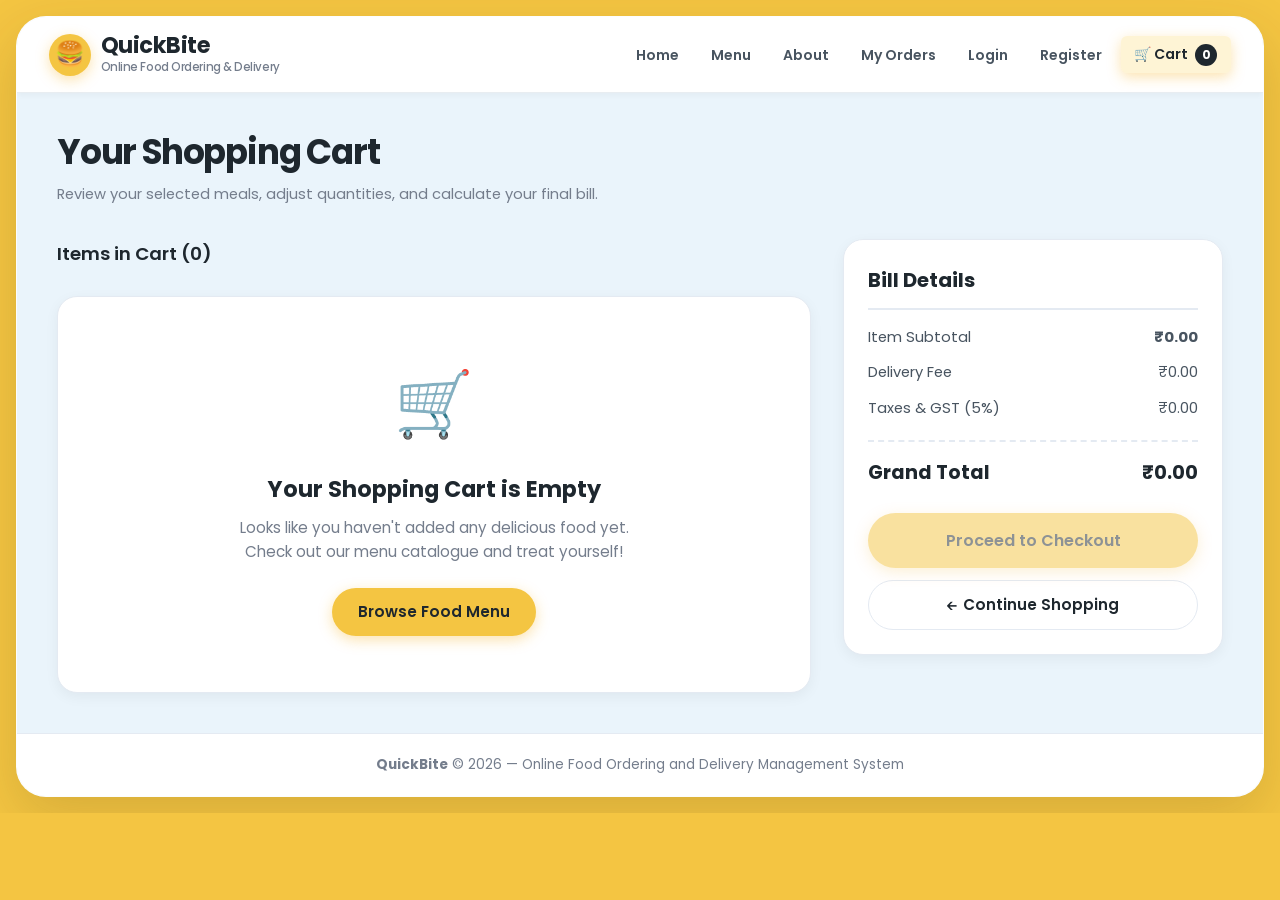
<file: cart.html>
<!DOCTYPE html>
<html lang="en">
<head>
  <meta charset="UTF-8">
  <meta name="viewport" content="width=device-width, initial-scale=1.0">
  <title>Your Shopping Cart — QuickBite</title>
  <link rel="stylesheet" href="css/style.css">
</head>
<body>
  <!-- Large Rounded Light-Blue / Off-White Main Container -->
  <div class="main-wrapper">

    <!-- Header Navigation -->
    <header class="site-header">
      <a href="index.html" class="brand-link">
        <div class="logo-badge">🍔</div>
        <div class="brand-text">
          <h1>Quick<span>Bite</span></h1>
          <p>Online Food Ordering & Delivery</p>
        </div>
      </a>

      <nav>
        <ul class="nav-links">
          <li><a href="index.html">Home</a></li>
          <li><a href="menu.html">Menu</a></li>
          <li><a href="index.html#about">About</a></li>
          <li><a href="#" onclick="alert('Order history is not available yet.'); return false;">My Orders</a></li>
          <li><a href="login.html" id="nav-login-link">Login</a></li>
          <li><a href="register.html" id="nav-register-link">Register</a></li>
          <li>
            <a href="cart.html" class="cart-link-btn active">
              <span>🛒 Cart</span>
              <span class="cart-badge" id="cart-badge">0</span>
            </a>
          </li>
        </ul>
      </nav>
    </header>

    <!-- Page Banner -->
    <section class="page-banner">
      <div>
        <h2 class="page-title">Your Shopping Cart</h2>
        <p class="page-subtitle">Review your selected meals, adjust quantities, and calculate your final bill.</p>
      </div>
    </section>

    <!-- Main Shopping Cart Content Grid -->
    <main class="cart-content-grid">
      <!-- Left Column: Cart Items List -->
      <section class="cart-items-wrapper">
        <div class="cart-items-header">
          <span class="cart-count-title" id="cart-items-count-heading">Items in Cart (0)</span>
          <button id="clear-cart-btn" class="btn-clear-cart" style="display: none;">Clear Cart</button>
        </div>

        <!-- Dynamic Container for Cart Item Cards or Empty State -->
        <div id="cart-items-list">
          <!-- Populated by js/cart.js -->
        </div>
      </section>

      <!-- Right Column: Bill Summary Card -->
      <aside class="bill-summary-wrapper">
        <div class="bill-card">
          <div class="bill-card-header">
            <h3>Bill Details</h3>
          </div>

          <div class="bill-rows">
            <div class="bill-row">
              <span>Item Subtotal</span>
              <strong id="bill-subtotal">₹0.00</strong>
            </div>

            <div class="bill-row">
              <span>Delivery Fee</span>
              <span id="bill-delivery">₹0.00</span>
            </div>

            <div class="bill-row">
              <span>Taxes & GST (5%)</span>
              <span id="bill-tax">₹0.00</span>
            </div>

            <div class="bill-row total-row">
              <span>Grand Total</span>
              <strong id="bill-grand-total">₹0.00</strong>
            </div>
          </div>

          <!-- Action Buttons -->
          <div class="bill-actions">
            <a href="checkout.html" id="btn-proceed-checkout" class="btn-yellow btn-checkout-full">
              Proceed to Checkout
            </a>
            <a href="menu.html" class="btn-secondary">
              ← Continue Shopping
            </a>
          </div>
        </div>
      </aside>
    </main>

    <!-- Site Footer -->
    <footer class="site-footer">
      <p><strong>QuickBite</strong> &copy; 2026 — Online Food Ordering and Delivery Management System</p>
    </footer>

  </div>

  <!-- Toast Notification -->
  <div id="toast" class="toast-notice hidden"></div>

  <!-- JavaScript Modules -->
  <script src="js/storage.js"></script>
  <script src="js/cart.js"></script>
  <script src="js/auth.js"></script>
</body>
</html>
</file>
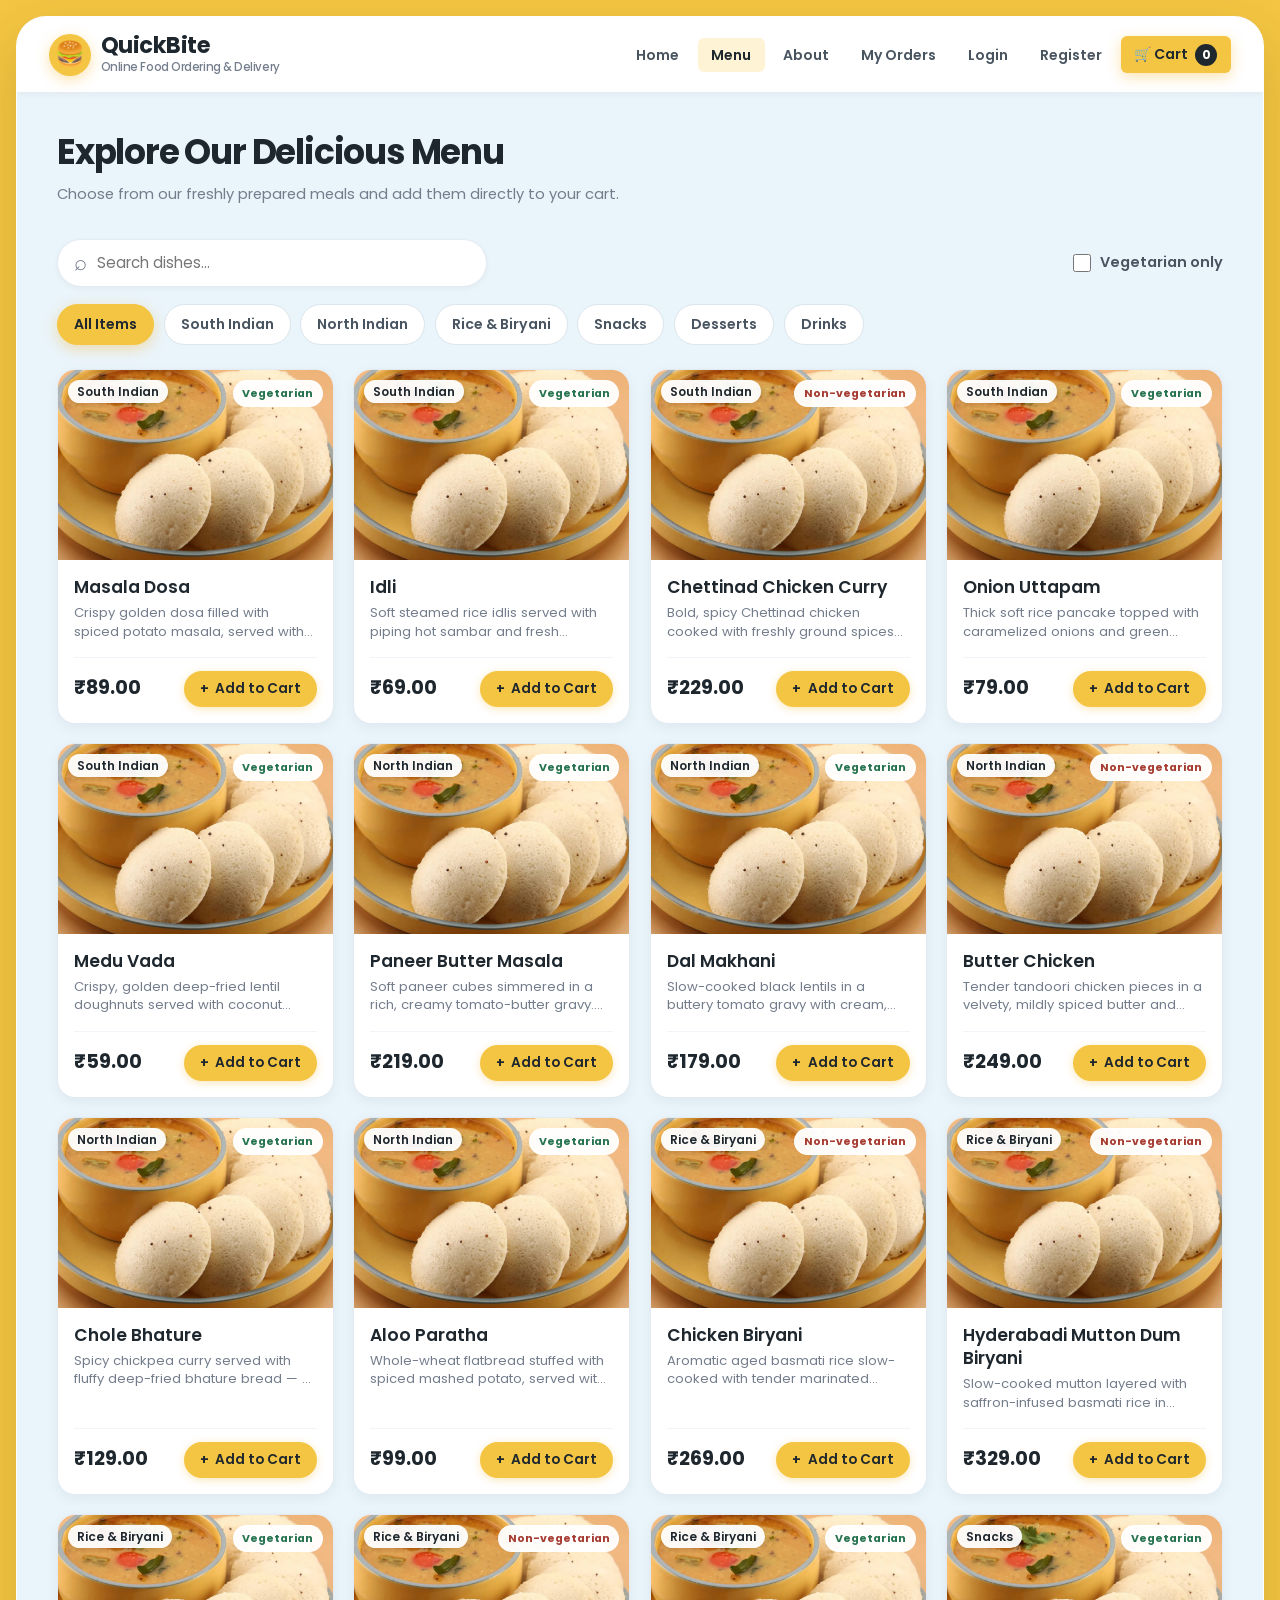
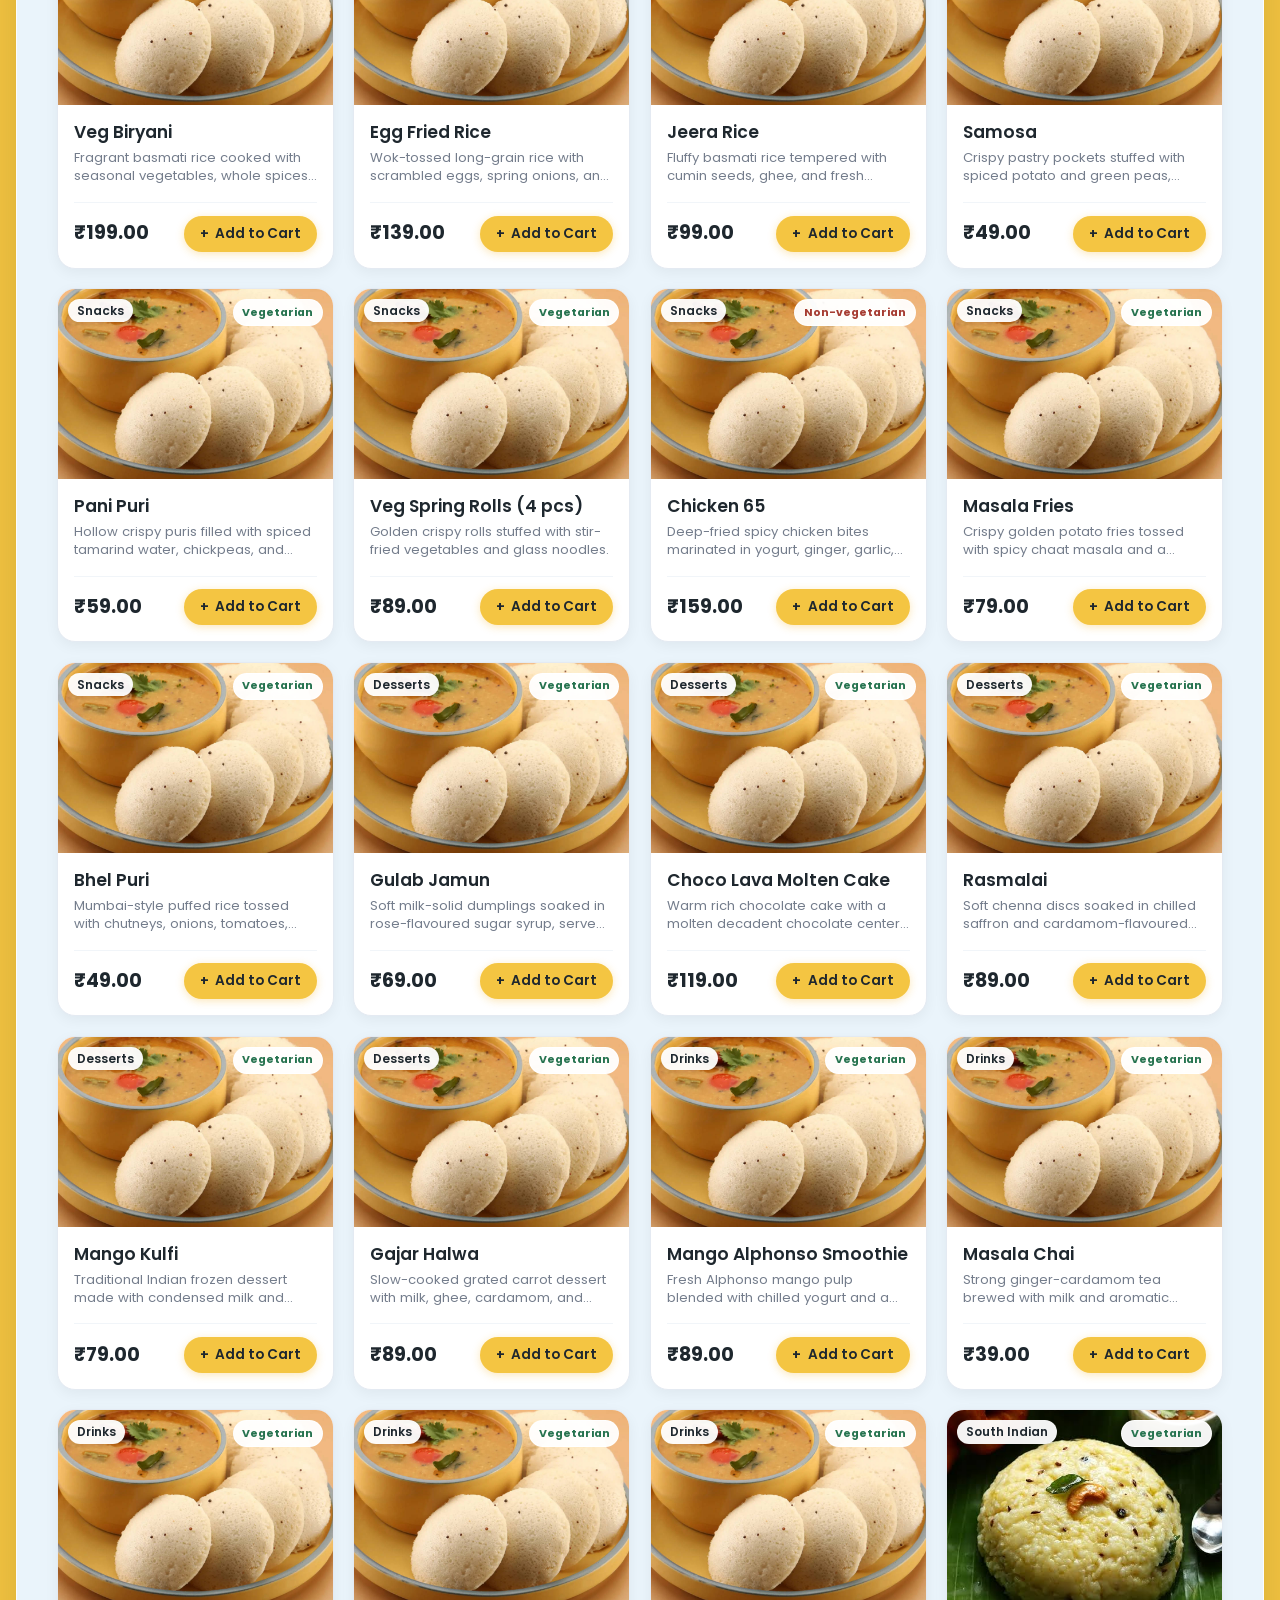
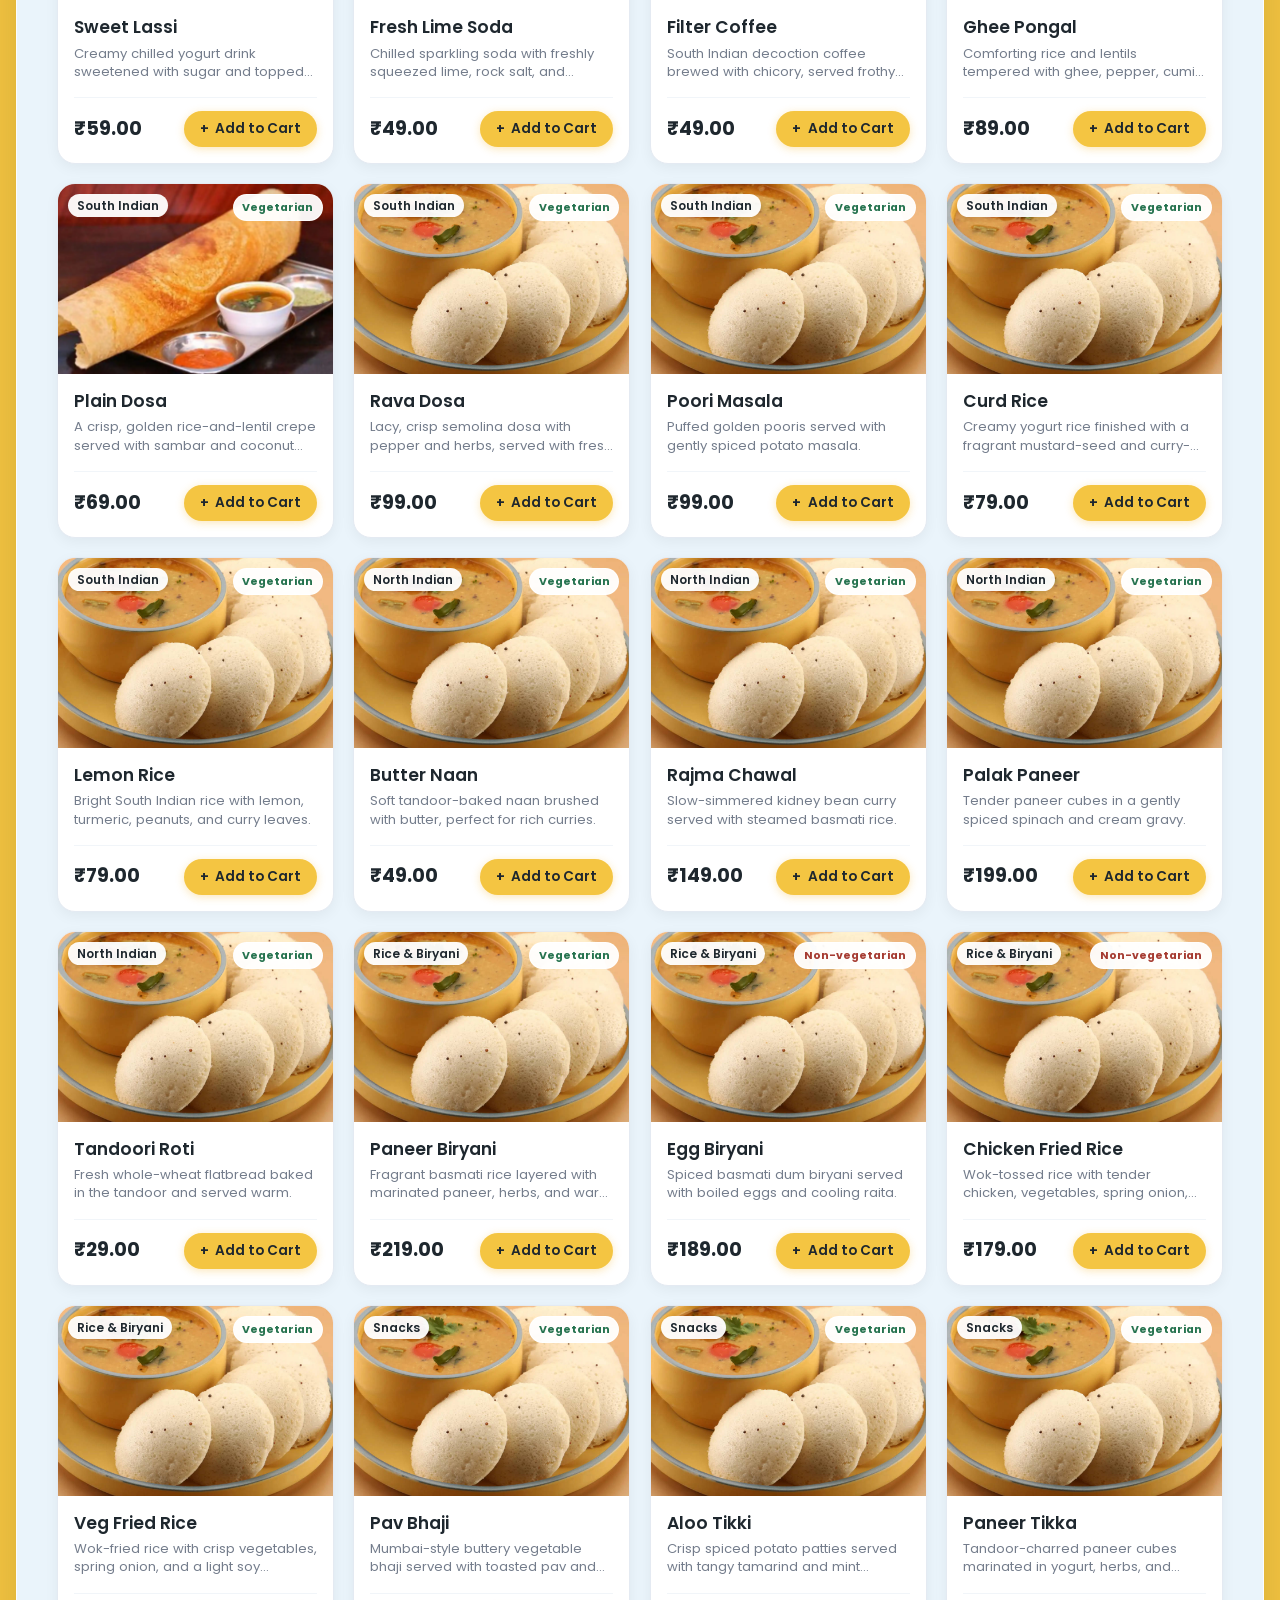
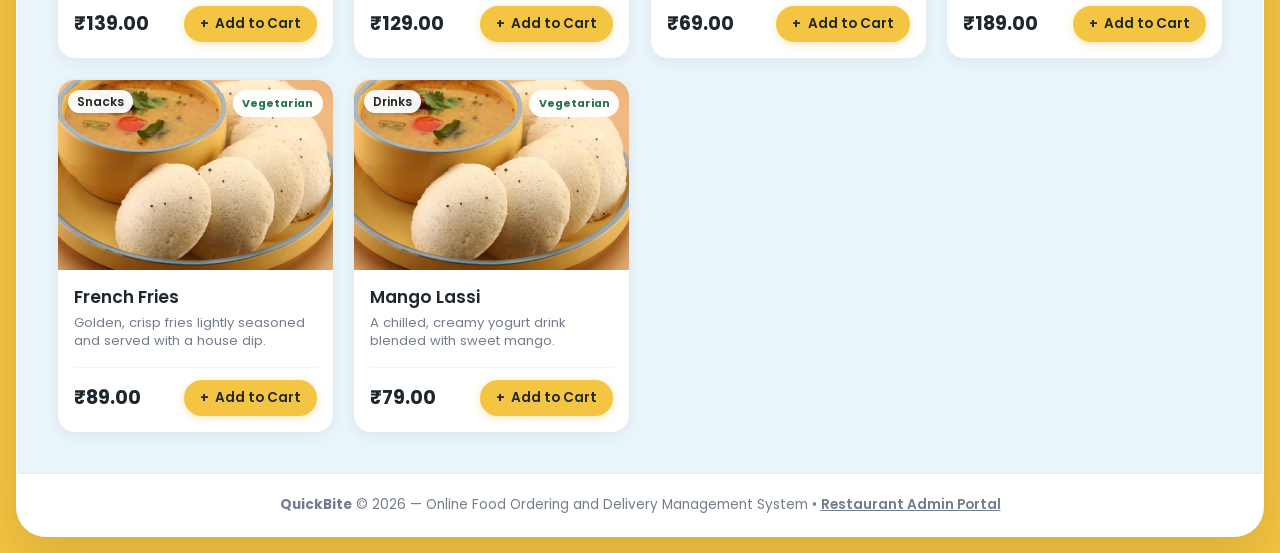
<file: checkout.html>
<!DOCTYPE html>
<html lang="en">
<head>
  <meta charset="UTF-8">
  <meta name="viewport" content="width=device-width, initial-scale=1.0">
  <title>Checkout — QuickBite</title>
  <link rel="stylesheet" href="css/style.css">
  <style>
    .checkout-grid {
      display: grid;
      grid-template-columns: 1fr 380px;
      gap: 2rem;
      padding: 1rem 2rem 2.5rem 2rem;
      align-items: start;
    }
    .form-card {
      background: var(--card-white);
      border-radius: var(--radius-lg);
      padding: 1.8rem;
      border: 1px solid var(--border-light);
      box-shadow: var(--shadow-subtle);
    }
    .form-group {
      margin-bottom: 1.2rem;
    }
    .form-group label {
      display: block;
      font-size: 0.9rem;
      font-weight: 600;
      color: var(--text-dark);
      margin-bottom: 0.4rem;
    }
    .form-control {
      width: 100%;
      padding: 0.75rem 1rem;
      border: 1.5px solid var(--border-light);
      border-radius: var(--radius-sm);
      font-family: inherit;
      font-size: 0.95rem;
      transition: var(--transition);
    }
    .form-control:focus {
      outline: none;
      border-color: var(--primary-yellow);
      box-shadow: 0 0 0 3px rgba(251, 197, 49, 0.25);
    }
    @media (max-width: 850px) {
      .checkout-grid {
        grid-template-columns: 1fr;
      }
    }
  </style>
</head>
<body>
  <div class="main-wrapper">

    <!-- Header Navigation -->
    <header class="site-header">
      <a href="index.html" class="brand-link">
        <div class="logo-badge">🍔</div>
        <div class="brand-text">
          <h1>Quick<span>Bite</span></h1>
          <p>Online Food Ordering & Delivery</p>
        </div>
      </a>

      <nav>
        <ul class="nav-links">
          <li><a href="index.html">Home</a></li>
          <li><a href="menu.html">Menu</a></li>
          <li><a href="index.html#about">About</a></li>
          <li><a href="#" onclick="alert('Order history is not available yet.'); return false;">My Orders</a></li>
          <li><a href="login.html" id="nav-login-link">Login</a></li>
          <li><a href="register.html" id="nav-register-link">Register</a></li>
          <li>
            <a href="cart.html" class="cart-link-btn">
              <span>🛒 Cart</span>
              <span class="cart-badge" id="cart-badge">0</span>
            </a>
          </li>
        </ul>
      </nav>
    </header>

    <!-- Page Banner -->
    <section class="page-banner">
      <div>
        <h2 class="page-title">Order Checkout</h2>
        <p class="page-subtitle">Provide your delivery details and confirm your order.</p>
      </div>
      <div class="team-pill">QuickBite Delivery</div>
    </section>

    <!-- Checkout Content -->
    <main class="checkout-grid">
      <!-- Left: Delivery Address Form -->
      <section class="form-card">
        <h3 style="font-size: 1.25rem; font-weight: 700; margin-bottom: 1.2rem;">Delivery Information</h3>
        
        <form id="checkout-form" onsubmit="handlePlaceOrder(event)">
          <div class="form-group">
            <label for="cust-name">Full Name *</label>
            <input type="text" id="cust-name" class="form-control" placeholder="Enter your full name" required>
          </div>

          <div class="form-group">
            <label for="cust-phone">Phone Number *</label>
            <input type="tel" id="cust-phone" class="form-control" placeholder="10-digit mobile number" pattern="[0-9]{10}" required>
          </div>

          <div class="form-group">
            <label for="cust-address">Delivery Address *</label>
            <textarea id="cust-address" class="form-control" rows="3" placeholder="Apartment, Street, Landmark, City" required></textarea>
          </div>

          <div class="form-group">
            <label>Payment Method</label>
            <div style="display: flex; gap: 1rem; margin-top: 0.5rem; flex-wrap: wrap;">
              <label style="display: flex; align-items: center; gap: 0.4rem; font-weight: 500; cursor: pointer;">
                <input type="radio" name="payment" value="cod" checked> Cash on Delivery (COD)
              </label>
              <label style="display: flex; align-items: center; gap: 0.4rem; font-weight: 500; cursor: pointer;">
                <input type="radio" name="payment" value="upi"> UPI / GPay
              </label>
            </div>
          </div>

          <button type="submit" class="btn-yellow" style="width: 100%; margin-top: 1rem; font-size: 1.05rem;">
            Place Order Now →
          </button>
        </form>
      </section>

      <!-- Right: Order Summary -->
      <aside class="bill-summary-wrapper">
        <div class="bill-card">
          <div class="bill-card-header">
            <h3>Order Summary</h3>
          </div>

          <div id="checkout-items-summary" style="margin-bottom: 1rem; font-size: 0.88rem; max-height: 200px; overflow-y: auto;">
            <!-- Populated dynamically -->
          </div>

          <div class="bill-rows">
            <div class="bill-row">
              <span>Subtotal</span>
              <strong id="checkout-subtotal">₹0.00</strong>
            </div>

            <div class="bill-row">
              <span>Delivery Fee</span>
              <span id="checkout-delivery">₹0.00</span>
            </div>

            <div class="bill-row">
              <span>Taxes (5%)</span>
              <span id="checkout-tax">₹0.00</span>
            </div>

            <div class="bill-row total-row">
              <span>Total Payable</span>
              <strong id="checkout-total">₹0.00</strong>
            </div>
          </div>

          <div class="bill-actions">
            <a href="cart.html" class="btn-secondary" style="width: 100%;">
              ← Edit Cart
            </a>
          </div>
        </div>
      </aside>
    </main>

    <!-- Site Footer -->
    <footer class="site-footer">
      <p><strong>QuickBite</strong> &copy; 2026 — Online Food Ordering and Delivery Management System</p>
    </footer>

  </div>

  <script src="js/storage.js"></script>
  <script>
    function renderCheckoutSummary() {
      const cart = getCart();
      const bill = calculateCartBill();

      const itemsContainer = document.getElementById("checkout-items-summary");
      const subtotalEl = document.getElementById("checkout-subtotal");
      const deliveryEl = document.getElementById("checkout-delivery");
      const taxEl = document.getElementById("checkout-tax");
      const totalEl = document.getElementById("checkout-total");

      if (cart.length === 0) {
        alert("Your cart is empty! Redirecting to food menu.");
        window.location.href = "menu.html";
        return;
      }

      itemsContainer.innerHTML = cart.map(item => `
        <div style="display: flex; justify-content: space-between; margin-bottom: 6px;">
          <span>${item.name} × ${item.quantity}</span>
          <strong>${formatCurrency(item.price * item.quantity)}</strong>
        </div>
      `).join("");

      subtotalEl.textContent = formatCurrency(bill.subtotal);
      deliveryEl.textContent = bill.deliveryFee === 0 ? "FREE" : formatCurrency(bill.deliveryFee);
      taxEl.textContent = formatCurrency(bill.tax);
      totalEl.textContent = formatCurrency(bill.grandTotal);
    }

    function handlePlaceOrder(e) {
      e.preventDefault();
      const name = document.getElementById("cust-name").value.trim();
      const phone = document.getElementById("cust-phone").value.trim();
      const address = document.getElementById("cust-address").value.trim();
      const paymentEl = document.querySelector('input[name="payment"]:checked');
      const paymentVal = paymentEl ? paymentEl.value : 'cod';
      const bill = calculateCartBill();
      const cart = getCart();

      const orderData = {
        customerName: name,
        customerPhone: phone,
        deliveryAddress: address,
        paymentMethod: paymentVal === 'upi' ? 'UPI / GPay' : 'Cash on Delivery (COD)',
        paymentStatus: paymentVal === 'upi' ? 'Paid' : 'Pending',
        items: cart.map(item => ({
          foodId: item.foodId,
          name: item.name,
          price: item.price,
          quantity: item.quantity,
          image: item.image || ''
        })),
        totalItems: bill.totalItems,
        subtotal: bill.subtotal,
        deliveryFee: bill.deliveryFee,
        tax: bill.tax,
        totalAmount: bill.grandTotal,
        status: 'Pending'
      };

      const newOrder = QuickBiteStorage.createOrder(orderData);
      const orderRef = newOrder && newOrder.orderId ? `Order #${newOrder.orderId}` : 'Your QuickBite order';
      alert(`🎉 Thank you, ${name}!\n\n${orderRef} for ${formatCurrency(bill.grandTotal)} has been placed successfully!\nYour food is being prepared.`);
      clearCart();
      window.location.href = "index.html";
    }

    document.addEventListener("DOMContentLoaded", renderCheckoutSummary);
  </script>
  <script src="js/auth.js"></script>
</body>
</html>
</file>
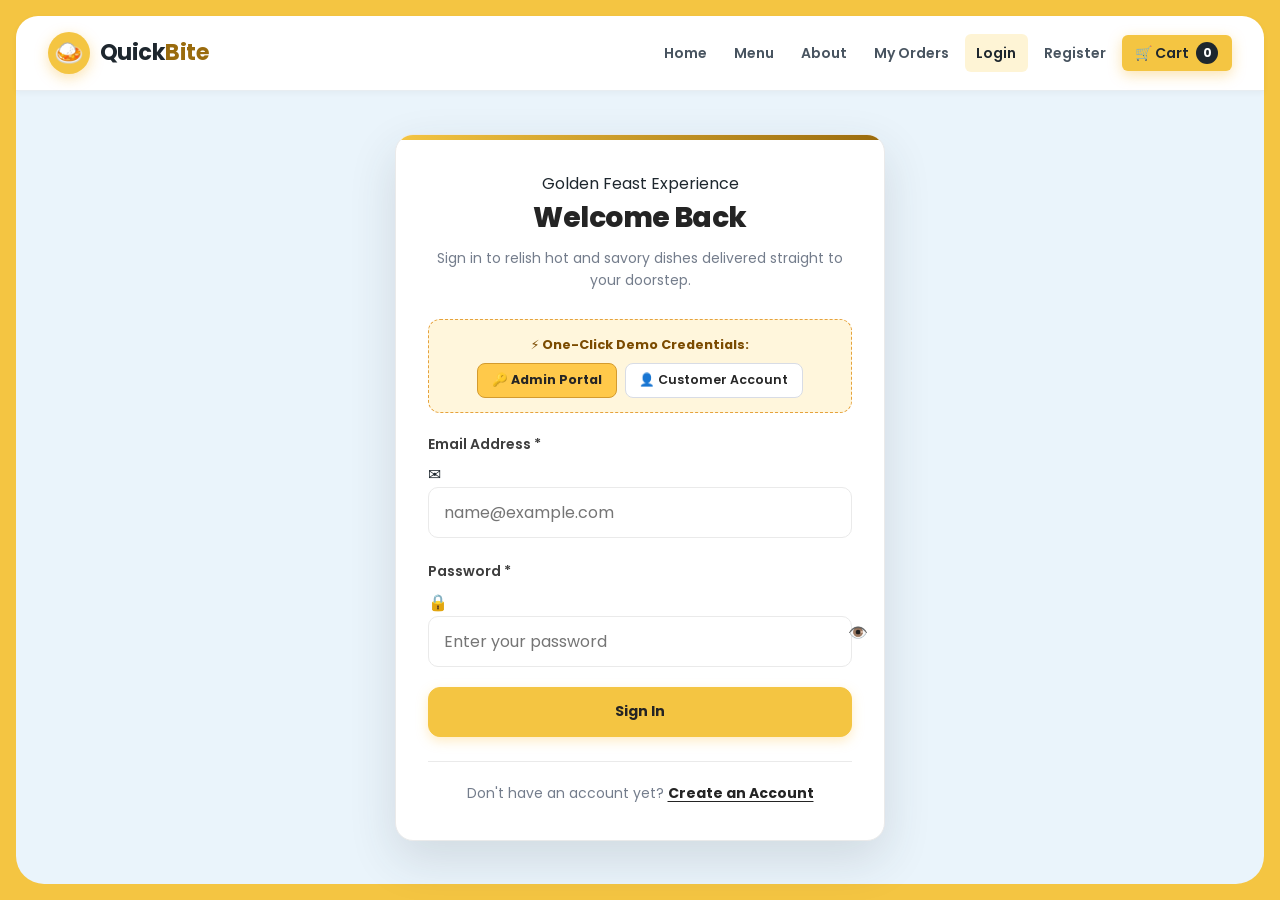
<file: login.html>
<!DOCTYPE html>
<html lang="en">
<head>
  <meta charset="UTF-8">
  <meta name="viewport" content="width=device-width, initial-scale=1.0">
  <title>Sign In | QuickBite</title>
  <!-- Shared Golden Feast Stylesheet -->
  <link rel="stylesheet" href="css/style.css">
  <link rel="preconnect" href="https://fonts.googleapis.com">
  <link rel="preconnect" href="https://fonts.gstatic.com" crossorigin>
  <link href="https://fonts.googleapis.com/css2?family=Plus+Jakarta+Sans:wght@400;500;600;700&display=swap" rel="stylesheet">
</head>
<body class="auth-page">

  <!-- Top Navigation Header -->
  <header class="site-header">
    <div class="nav-container">
      <a href="index.html" class="brand-logo" aria-label="QuickBite Home">
        <span class="brand-icon">🍛</span>
        <span class="brand-text">Quick<span class="brand-highlight">Bite</span></span>
      </a>

      <nav class="nav-links" aria-label="Main Navigation">
        <a href="index.html" class="nav-link">Home</a>
        <a href="menu.html" class="nav-link">Menu</a>
        <a href="index.html#about" class="nav-link">About</a>
        <a href="#" class="nav-link" onclick="alert('Order history is not available yet.'); return false;">My Orders</a>
        <a href="login.html" id="nav-login-link" class="nav-link active" aria-current="page">Login</a>
        <a href="register.html" class="nav-link">Register</a>
        <a href="cart.html" class="cart-link-btn" aria-label="View Shopping Cart">
          <span>🛒 Cart</span>
          <span class="cart-badge" id="cart-badge">0</span>
        </a>
      </nav>
    </div>
  </header>

  <!-- Main Login Container -->
  <main class="auth-main">
    <div class="auth-card-wrapper">
      <div class="auth-card">

        <!-- Header / Greeting -->
        <div class="auth-header">
          <div class="badge-tag">Golden Feast Experience</div>
          <h1 class="auth-title">Welcome Back</h1>
          <p class="auth-subtitle">Sign in to relish hot and savory dishes delivered straight to your doorstep.</p>
        </div>

        <!-- Feedback Alert Container -->
        <div id="auth-alert" class="auth-alert" role="alert" aria-live="polite" style="display: none;"></div>

        <!-- Quick Demo Credentials Picker -->
        <div class="demo-credentials-card" style="margin-bottom: 1.25rem; padding: 0.9rem; background: var(--warm-cream, #FFF4D6); border-radius: 12px; border: 1.5px dashed #E6A23C;">
          <p style="font-size: 0.8rem; font-weight: 700; margin-bottom: 0.5rem; color: #7B4B00; text-align: center;">⚡ One-Click Demo Credentials:</p>
          <div style="display: flex; gap: 0.5rem; justify-content: center; flex-wrap: wrap;">
            <button type="button" id="btn-fill-admin" class="btn" style="padding: 0.45rem 0.85rem; font-size: 0.78rem; background: #FFC94A; color: #252525; border: 1px solid #D49B2E; border-radius: 8px; font-weight: 700; cursor: pointer; transition: transform 0.15s ease;">
              🔑 Admin Portal
            </button>
            <button type="button" id="btn-fill-demo" class="btn" style="padding: 0.45rem 0.85rem; font-size: 0.78rem; background: #ffffff; color: #252525; border: 1px solid #D8DCE5; border-radius: 8px; font-weight: 600; cursor: pointer; transition: transform 0.15s ease;">
              👤 Customer Account
            </button>
          </div>
        </div>

        <!-- Login Form -->
        <form id="login-form" class="auth-form" novalidate>
          
          <!-- Email Address -->
          <div class="form-group">
            <label for="login-email" class="form-label">Email Address <span class="required-star">*</span></label>
            <div class="input-wrapper">
              <span class="input-icon" aria-hidden="true">✉️</span>
              <input 
                type="email" 
                id="login-email" 
                name="email" 
                class="form-input" 
                placeholder="name@example.com" 
                autocomplete="email" 
                required
              >
            </div>
            <p id="email-error" class="field-error" aria-live="polite"></p>
          </div>

          <!-- Password -->
          <div class="form-group">
            <div class="label-row">
              <label for="login-password" class="form-label">Password <span class="required-star">*</span></label>
            </div>
            <div class="input-wrapper">
              <span class="input-icon" aria-hidden="true">🔒</span>
              <input 
                type="password" 
                id="login-password" 
                name="password" 
                class="form-input" 
                placeholder="Enter your password" 
                autocomplete="current-password" 
                required
              >
              <button 
                type="button" 
                id="toggle-login-password" 
                class="btn-toggle-password" 
                aria-label="Toggle password visibility" 
                aria-pressed="false"
              >
                👁️
              </button>
            </div>
            <p id="password-error" class="field-error" aria-live="polite"></p>
          </div>

          <!-- Submit Button -->
          <button type="submit" id="btn-login-submit" class="btn btn-primary btn-block">
            <span class="btn-text">Sign In</span>
            <span class="btn-spinner" aria-hidden="true" style="display: none;">⏳</span>
          </button>
        </form>

        <!-- Form Footer -->
        <div class="auth-footer">
          <p>Don't have an account yet? <a href="register.html" class="auth-link">Create an Account</a></p>
        </div>

      </div>
    </div>
  </main>

  <!-- Shared Scripts -->
  <script src="js/storage.js"></script>
  <script src="js/auth.js"></script>
</body>
</html>
</file>
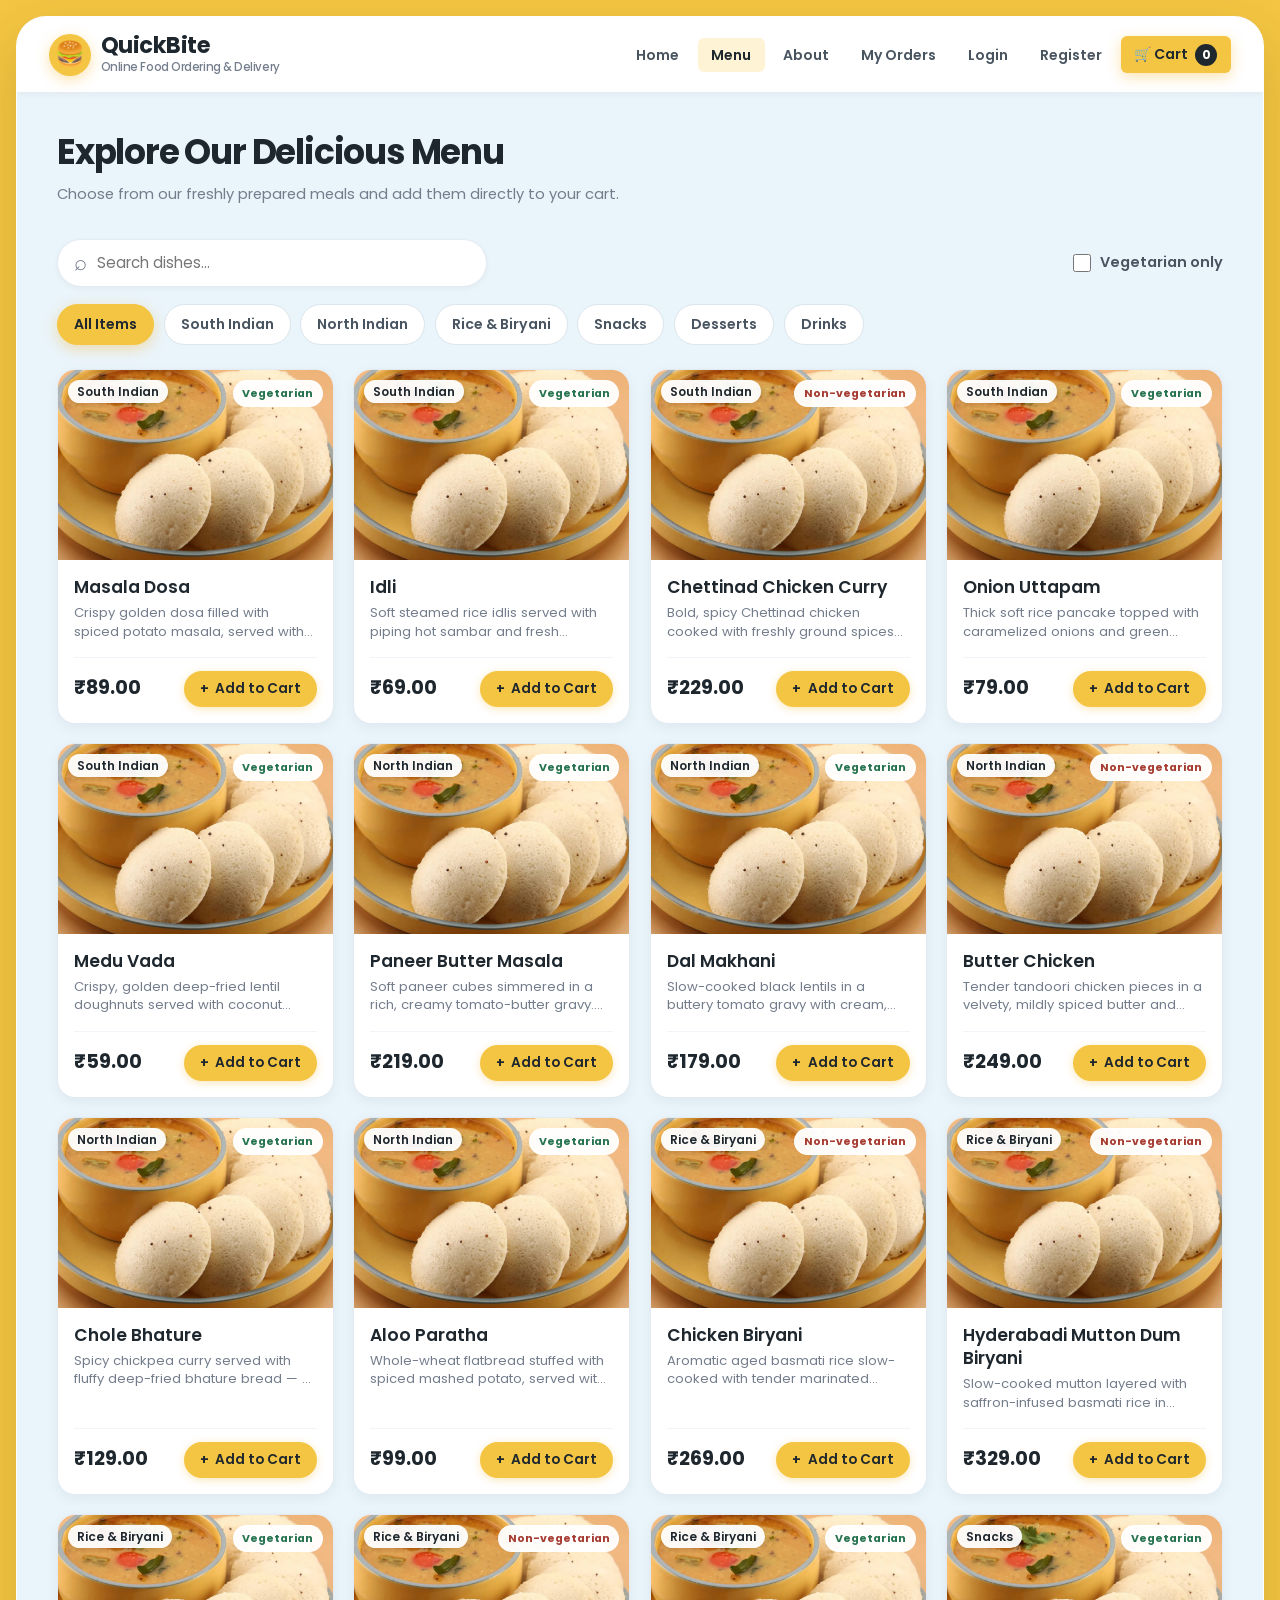
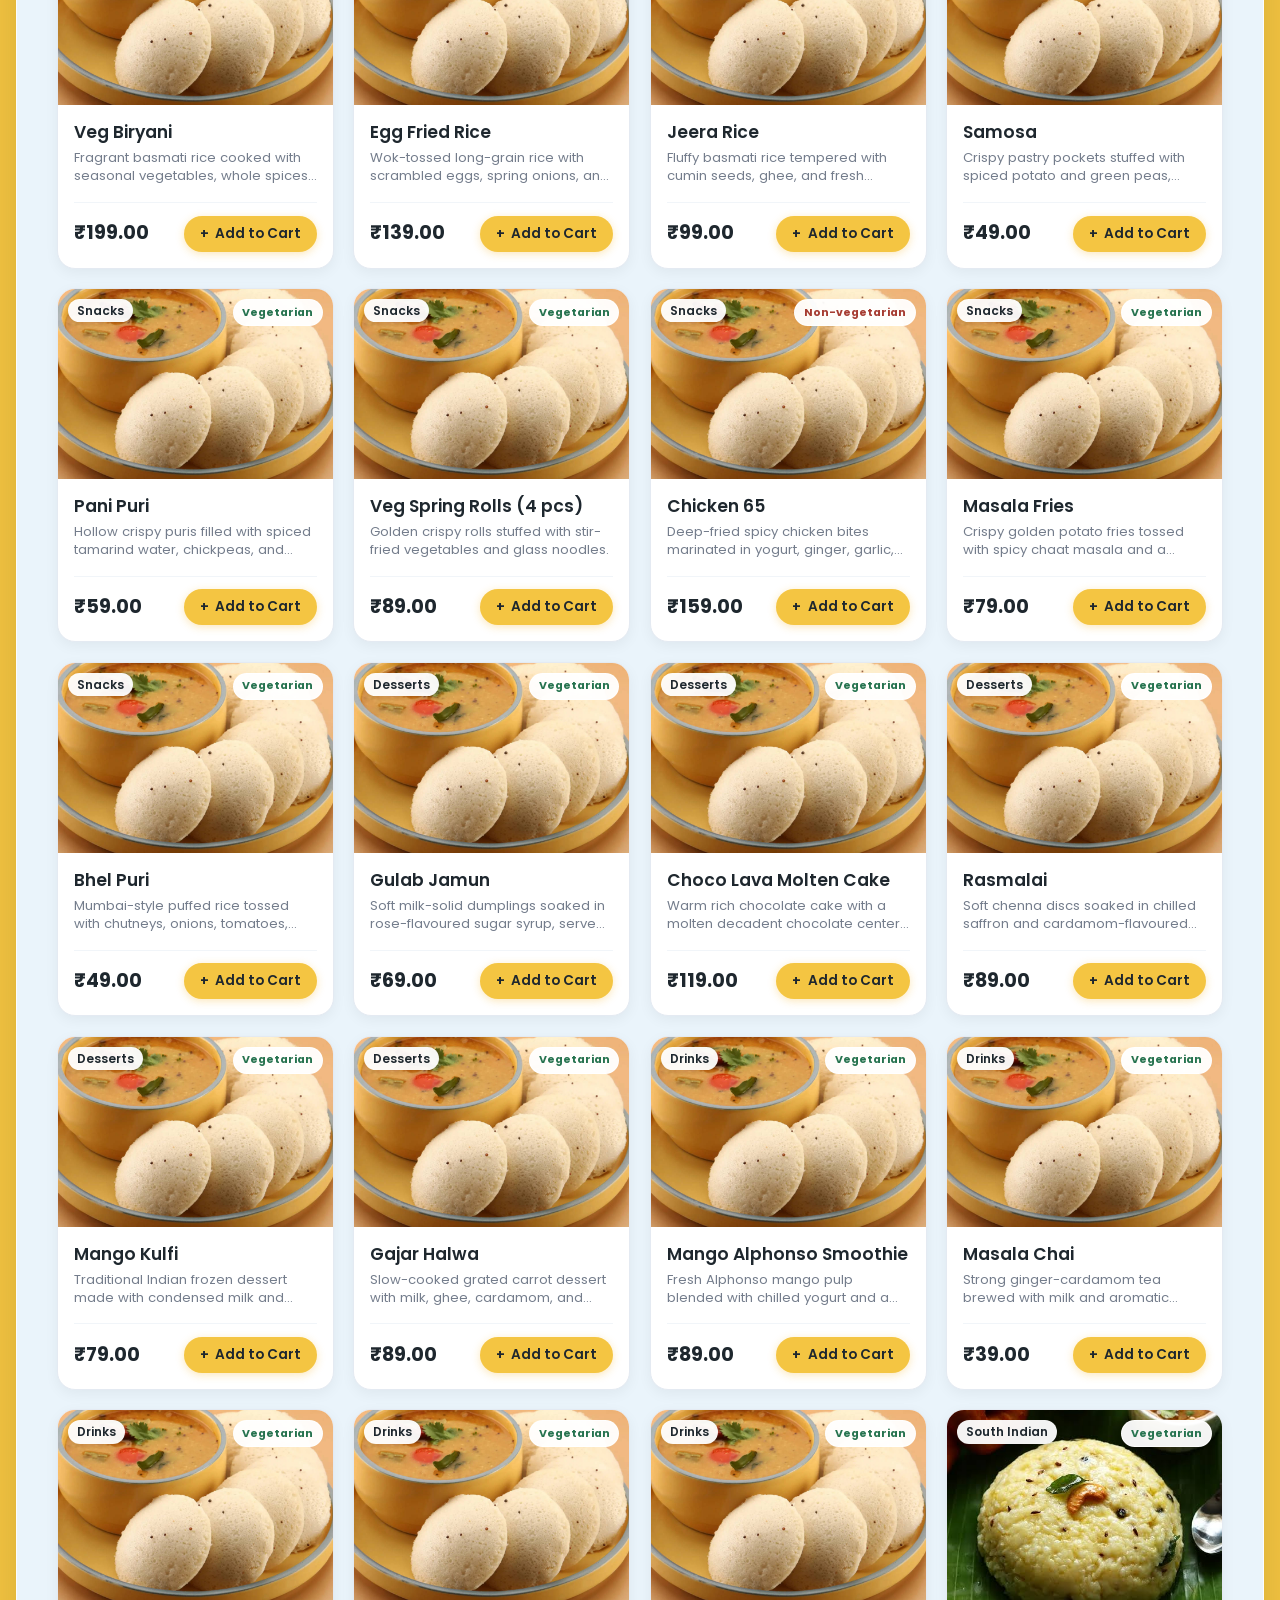
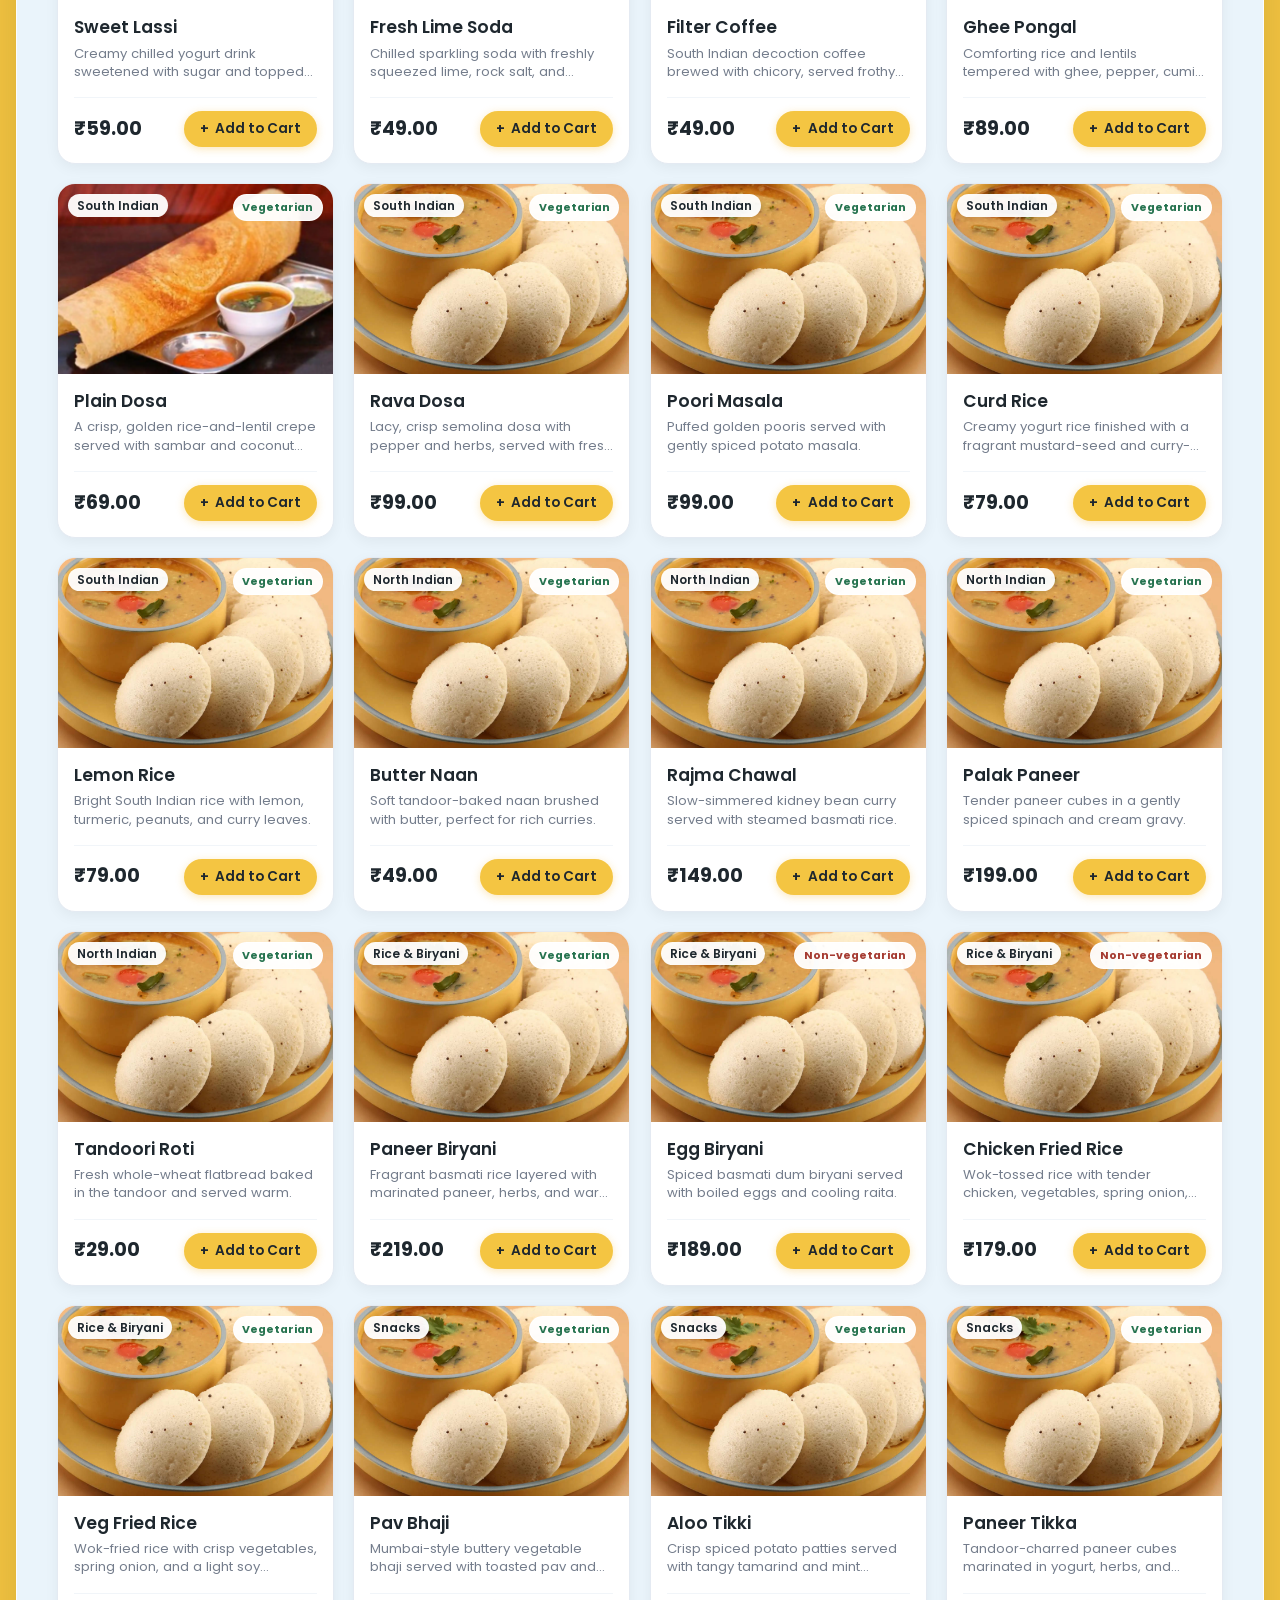
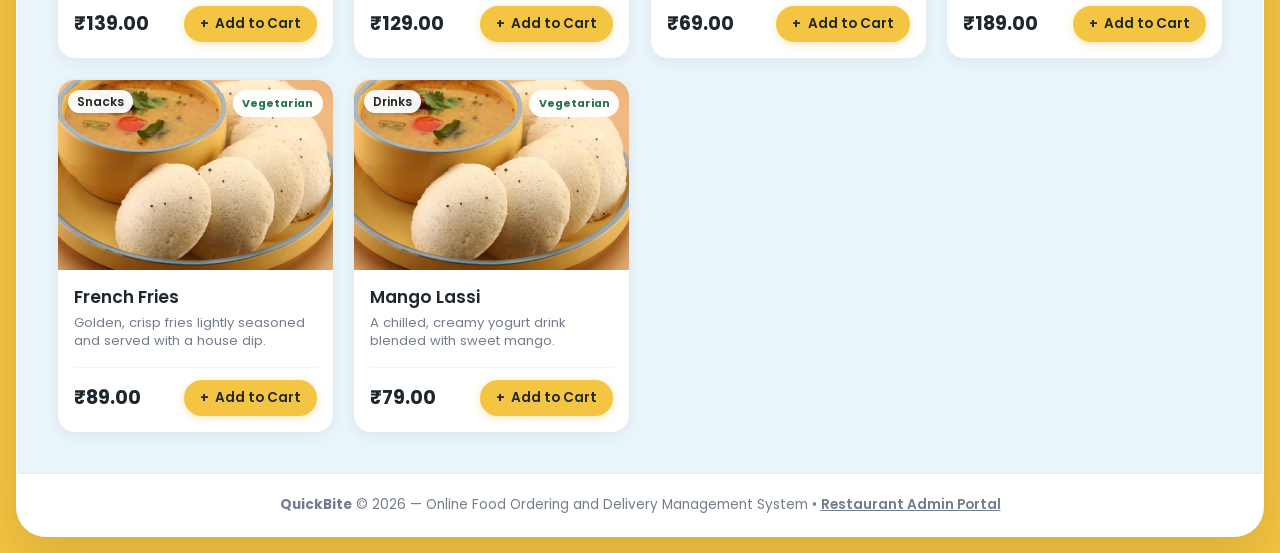
<file: menu.html>
<!DOCTYPE html>
<html lang="en">
<head>
  <meta charset="UTF-8">
  <meta name="viewport" content="width=device-width, initial-scale=1.0">
  <title>Food Menu Catalogue — QuickBite</title>
  <link rel="stylesheet" href="css/style.css">
</head>
<body>
  <div class="main-wrapper">

    <!-- Header Navigation -->
    <header class="site-header">
      <a href="index.html" class="brand-link">
        <div class="logo-badge">🍔</div>
        <div class="brand-text">
          <h1>Quick<span>Bite</span></h1>
          <p>Online Food Ordering & Delivery</p>
        </div>
      </a>

      <nav>
        <ul class="nav-links">
          <li><a href="index.html">Home</a></li>
          <li><a href="menu.html" class="active">Menu</a></li>
          <li><a href="index.html#about">About</a></li>
          <li><a href="#" onclick="alert('Order history is not available yet.'); return false;">My Orders</a></li>
          <li><a href="login.html" id="nav-login-link">Login</a></li>
          <li><a href="register.html" id="nav-register-link">Register</a></li>
          <li>
            <a href="cart.html" class="cart-link-btn">
              <span>🛒 Cart</span>
              <span class="cart-badge" id="cart-badge">0</span>
            </a>
          </li>
        </ul>
      </nav>
    </header>

    <!-- Page Banner -->
    <section class="page-banner">
      <div>
        <h2 class="page-title">Explore Our Delicious Menu</h2>
        <p class="page-subtitle">Choose from our freshly prepared meals and add them directly to your cart.</p>
      </div>
    </section>

    <!-- Catalogue Section -->
    <main class="catalogue-container">
      <div class="menu-tools">
        <label class="menu-search" for="menu-search">
          <span aria-hidden="true">⌕</span>
          <input type="search" id="menu-search" placeholder="Search dishes..." autocomplete="off">
        </label>
        <label class="veg-filter" for="veg-only">
          <input type="checkbox" id="veg-only">
          <span>Vegetarian only</span>
        </label>
      </div>

      <div class="category-bar" id="category-bar" aria-label="Filter by food category">
        <button class="category-pill active" type="button" data-category="all" aria-pressed="true">All Items</button>
        <button class="category-pill" type="button" data-category="South Indian" aria-pressed="false">South Indian</button>
        <button class="category-pill" type="button" data-category="North Indian" aria-pressed="false">North Indian</button>
        <button class="category-pill" type="button" data-category="Rice &amp; Biryani" aria-pressed="false">Rice &amp; Biryani</button>
        <button class="category-pill" type="button" data-category="Snacks" aria-pressed="false">Snacks</button>
        <button class="category-pill" type="button" data-category="Desserts" aria-pressed="false">Desserts</button>
        <button class="category-pill" type="button" data-category="Drinks" aria-pressed="false">Drinks</button>
      </div>

      <!-- Food Grid Populated dynamically from qb_food_items -->
      <div class="food-grid" id="food-grid">
        <!-- Rendered by js/menu.js -->
      </div>
      <p class="menu-empty-state" id="menu-empty-state" role="status" hidden>No dishes match those filters. Try another search or category.</p>
    </main>

    <!-- Site Footer -->
    <footer class="site-footer">
      <p><strong>QuickBite</strong> &copy; 2026 — Online Food Ordering and Delivery Management System &bull; <a href="admin.html" style="text-decoration: underline; font-weight: 600;">Restaurant Admin Portal</a></p>
    </footer>

  </div>

  <!-- Toast Notification -->
  <div id="toast" class="toast-notice hidden"></div>

  <!-- Shared LocalStorage Script -->
  <script src="js/storage.js"></script>
  <script src="js/menu.js"></script>
  <script src="js/auth.js"></script>
</body>
</html>
</file>
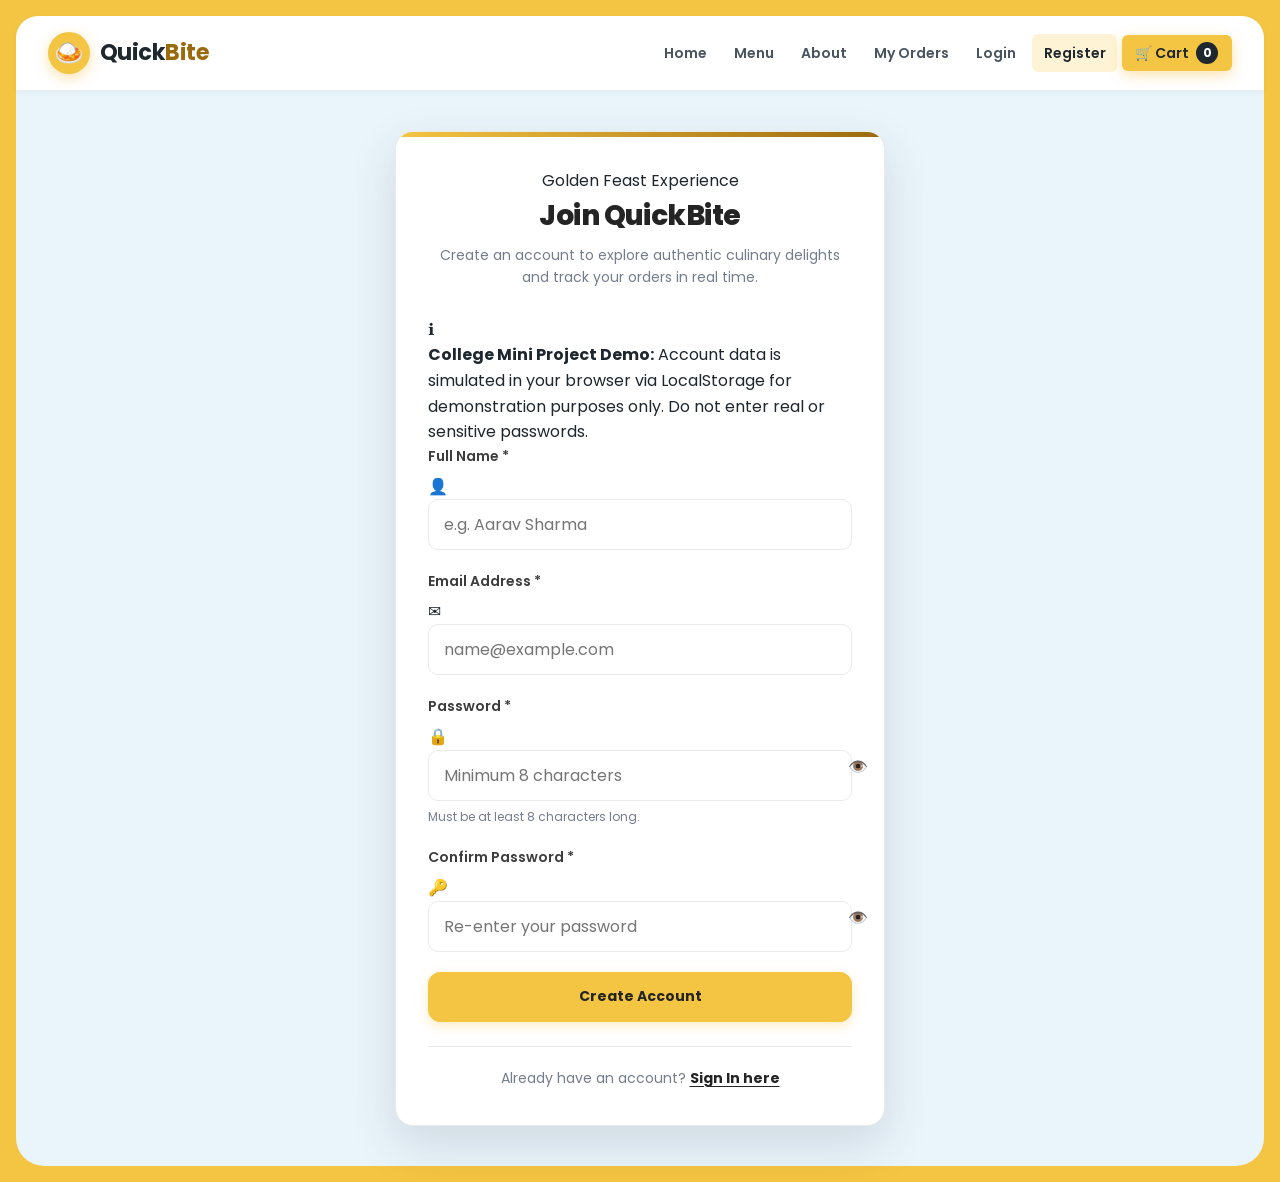
<file: register.html>
<!DOCTYPE html>
<html lang="en">
<head>
  <meta charset="UTF-8">
  <meta name="viewport" content="width=device-width, initial-scale=1.0">
  <title>Create an Account | QuickBite</title>
  <!-- Shared Golden Feast Stylesheet -->
  <link rel="stylesheet" href="css/style.css">
  <link rel="preconnect" href="https://fonts.googleapis.com">
  <link rel="preconnect" href="https://fonts.gstatic.com" crossorigin>
  <link href="https://fonts.googleapis.com/css2?family=Plus+Jakarta+Sans:wght@400;500;600;700&display=swap" rel="stylesheet">
</head>
<body class="auth-page">

  <!-- Top Navigation Header -->
  <header class="site-header">
    <div class="nav-container">
      <a href="index.html" class="brand-logo" aria-label="QuickBite Home">
        <span class="brand-icon">🍛</span>
        <span class="brand-text">Quick<span class="brand-highlight">Bite</span></span>
      </a>

      <nav class="nav-links" aria-label="Main Navigation">
        <a href="index.html" class="nav-link">Home</a>
        <a href="menu.html" class="nav-link">Menu</a>
        <a href="index.html#about" class="nav-link">About</a>
        <a href="#" class="nav-link" onclick="alert('Order history is not available yet.'); return false;">My Orders</a>
        <a href="login.html" id="nav-login-link" class="nav-link">Login</a>
        <a href="register.html" id="nav-register-link" class="nav-link active" aria-current="page">Register</a>
        <a href="cart.html" class="cart-link-btn" aria-label="View Shopping Cart">
          <span>🛒 Cart</span>
          <span class="cart-badge" id="cart-badge">0</span>
        </a>
      </nav>
    </div>
  </header>

  <!-- Main Registration Container -->
  <main class="auth-main">
    <div class="auth-card-wrapper">
      <div class="auth-card">
        
        <!-- Header / Greeting -->
        <div class="auth-header">
          <div class="badge-tag">Golden Feast Experience</div>
          <h1 class="auth-title">Join QuickBite</h1>
          <p class="auth-subtitle">Create an account to explore authentic culinary delights and track your orders in real time.</p>
        </div>

        <!-- Academic / Simulation Disclaimer -->
        <div class="notice-banner demo-disclaimer" role="note">
          <span class="notice-icon">ℹ️</span>
          <div class="notice-content">
            <strong>College Mini Project Demo:</strong> Account data is simulated in your browser via LocalStorage for demonstration purposes only. Do not enter real or sensitive passwords.
          </div>
        </div>

        <!-- Feedback Alert Container -->
        <div id="auth-alert" class="auth-alert" role="alert" aria-live="polite" style="display: none;"></div>

        <!-- Registration Form -->
        <form id="register-form" class="auth-form" novalidate>
          
          <!-- Full Name -->
          <div class="form-group">
            <label for="register-name" class="form-label">Full Name <span class="required-star">*</span></label>
            <div class="input-wrapper">
              <span class="input-icon" aria-hidden="true">👤</span>
              <input 
                type="text" 
                id="register-name" 
                name="fullName" 
                class="form-input" 
                placeholder="e.g. Aarav Sharma" 
                autocomplete="name" 
                required
              >
            </div>
            <p id="name-error" class="field-error" aria-live="polite"></p>
          </div>

          <!-- Email Address -->
          <div class="form-group">
            <label for="register-email" class="form-label">Email Address <span class="required-star">*</span></label>
            <div class="input-wrapper">
              <span class="input-icon" aria-hidden="true">✉️</span>
              <input 
                type="email" 
                id="register-email" 
                name="email" 
                class="form-input" 
                placeholder="name@example.com" 
                autocomplete="email" 
                required
              >
            </div>
            <p id="email-error" class="field-error" aria-live="polite"></p>
          </div>

          <!-- Password -->
          <div class="form-group">
            <label for="register-password" class="form-label">Password <span class="required-star">*</span></label>
            <div class="input-wrapper">
              <span class="input-icon" aria-hidden="true">🔒</span>
              <input 
                type="password" 
                id="register-password" 
                name="password" 
                class="form-input" 
                placeholder="Minimum 8 characters" 
                autocomplete="new-password" 
                required
              >
              <button 
                type="button" 
                id="toggle-reg-password" 
                class="btn-toggle-password" 
                aria-label="Toggle password visibility" 
                aria-pressed="false"
              >
                👁️
              </button>
            </div>
            <span class="field-hint">Must be at least 8 characters long.</span>
            <p id="password-error" class="field-error" aria-live="polite"></p>
          </div>

          <!-- Confirm Password -->
          <div class="form-group">
            <label for="register-confirm-password" class="form-label">Confirm Password <span class="required-star">*</span></label>
            <div class="input-wrapper">
              <span class="input-icon" aria-hidden="true">🔑</span>
              <input 
                type="password" 
                id="register-confirm-password" 
                name="confirmPassword" 
                class="form-input" 
                placeholder="Re-enter your password" 
                autocomplete="new-password" 
                required
              >
              <button 
                type="button" 
                id="toggle-reg-confirm" 
                class="btn-toggle-password" 
                aria-label="Toggle confirm password visibility" 
                aria-pressed="false"
              >
                👁️
              </button>
            </div>
            <p id="confirm-password-error" class="field-error" aria-live="polite"></p>
          </div>

          <!-- Submit Button -->
          <button type="submit" id="btn-register-submit" class="btn btn-primary btn-block">
            <span class="btn-text">Create Account</span>
            <span class="btn-spinner" aria-hidden="true" style="display: none;">⏳</span>
          </button>
        </form>

        <!-- Form Footer -->
        <div class="auth-footer">
          <p>Already have an account? <a href="login.html" class="auth-link">Sign In here</a></p>
        </div>

      </div>
    </div>
  </main>

  <!-- Shared Scripts -->
  <script src="js/storage.js"></script>
  <script src="js/auth.js"></script>
</body>
</html>
</file>
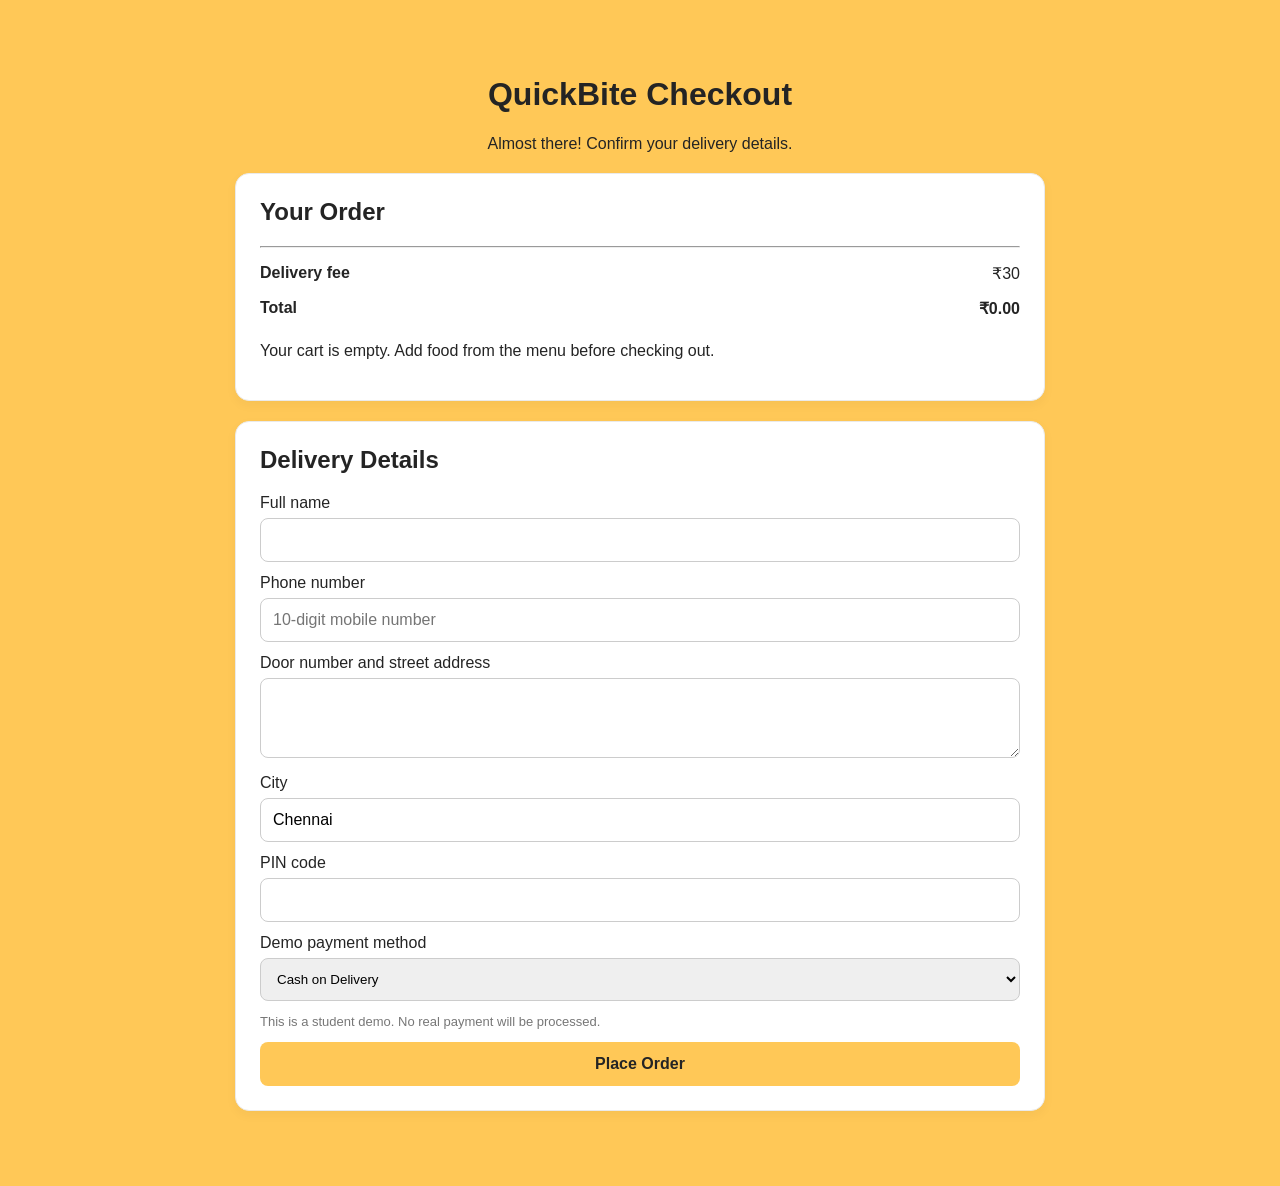
<file: quickbite_golden_feast/checkout.html>
<!DOCTYPE html>
<html lang="en">
<head>
<meta charset="UTF-8">
<meta name="viewport" content="width=device-width, initial-scale=1.0">
<title>QuickBite - Checkout</title>
<link rel="stylesheet" href="css/style.css">
<style>
.checkout-container{max-width:850px;margin:35px auto;padding:20px}
.checkout-container h1{text-align:center}
.checkout-card{background:#fff;border:1px solid #eaeaea;border-radius:14px;padding:24px;margin:20px 0;box-shadow:0 4px 12px #0000000a}
.checkout-card h2{margin-top:0}
.checkout-card label{display:block;margin:12px 0 6px}
.checkout-card input,.checkout-card textarea{box-sizing:border-box;width:100%;padding:12px;border:1px solid #ccc;border-radius:8px;font:inherit}
.checkout-card textarea{resize:vertical}
.checkout-button{background:#ffc857;color:#242424;border:0;border-radius:8px;padding:13px 20px;font-weight:bold;cursor:pointer;width:100%;font-size:16px}
.checkout-button:hover{background:#f2b93f}
.order-row{display:flex;justify-content:space-between;gap:12px;padding:8px 0}
.checkout-message{padding:12px;border-radius:8px;background:#f2f6ff;margin-top:15px}
@media(max-width:600px){.checkout-container{padding:12px}.checkout-card{padding:16px}}
</style>
</head>
<body>
<main class="checkout-container">
<h1>QuickBite Checkout</h1>
<p style="text-align:center">Almost there! Confirm your delivery details.</p>
<section class="checkout-card">
<h2>Your Order</h2>
<div id="order-items"></div>
<hr>
<div class="order-row"><strong>Delivery fee</strong><span id="delivery-fee">₹30</span></div>
<div class="order-row"><strong>Total</strong><strong id="order-total">₹0</strong></div>
<p id="cart-message"></p>
</section>
<form id="checkout-form" class="checkout-card">
<h2>Delivery Details</h2>
<label for="customer-name">Full name</label>
<input id="customer-name" name="name" required maxlength="80">
<label for="phone">Phone number</label>
<input id="phone" name="phone" type="tel" pattern="[0-9]{10}" maxlength="10" placeholder="10-digit mobile number" required>
<label for="street">Door number and street address</label>
<textarea id="street" name="street" rows="3" required maxlength="250"></textarea>
<label for="city">City</label>
<input id="city" name="city" value="Chennai" required maxlength="60">
<label for="pincode">PIN code</label>
<input id="pincode" name="pincode" inputmode="numeric" pattern="[0-9]{6}" maxlength="6" required>
<label for="payment">Demo payment method</label>
<select id="payment" name="payment" required style="width:100%;padding:12px;border-radius:8px;border:1px solid #ccc">
<option value="COD">Cash on Delivery</option>
<option value="Demo UPI">Demo UPI (no real payment)</option>
</select>
<p style="color:#777;font-size:13px">This is a student demo. No real payment will be processed.</p>
<button class="checkout-button" type="submit">Place Order</button>
<p id="checkout-message" class="checkout-message" hidden></p>
</form>
</main>
<script src="js/checkout.js"></script>
</body>
</html>
</file>
<file: css/style.css>
/* ==============================================================================
   QuickBite — Unified Style Sheet
   Coordinates Visual Design across:
   - Authentication Module (RRN 1246): Login, Register, Session Badges
   - Shopping Cart & Food Catalogue (RRN 1247): Menu, Cart, Checkout, Bill Summary
   Theme: Warm Yellow & Golden Feast with Clean Typography and Soft Shadows
   ============================================================================== */

@import url('https://fonts.googleapis.com/css2?family=Plus+Jakarta+Sans:wght@400;500;600;700;800&family=Poppins:wght@300;400;500;600;700&display=swap');

:root {
  /* Warm Yellow & Golden Feast Palette */
  --primary-gold: #FFC857;
  --primary-gold-hover: #EBB242;
  --primary-gold-dark: #D49B2E;
  --warm-cream: #FFF4D6;
  --cream-surface: #FFFDF8;
  --bg-yellow: #fff3b0;
  --bg-yellow-gradient: linear-gradient(135deg, #fff9db 0%, #fef08a 50%, #fde047 100%);
  --container-light-blue: #f0f7ff;
  --card-bg: #FFFFFF;
  --card-white: #ffffff;
  
  --primary-yellow: #fbc531;
  --primary-yellow-hover: #e1b12c;
  --accent-orange: #ff793f;
  --accent-green: #2ed573;
  --accent-red: #eb4d4b;
  --tomato-red: #E63946;
  --tomato-red-bg: #FFEBEB;
  --success-green: #2A9D8F;
  --success-green-bg: #E8F7F5;
  
  /* Text & Neutral Colors */
  --charcoal: #242424;
  --charcoal-light: #3D3D3D;
  --text-dark: #1e272e;
  --text-body: #485460;
  --text-muted: #747d8c;
  --border-light: #e4eaf2;
  --light-border: #eaeaea;
  --focus-ring: rgba(255, 200, 87, 0.45);

  /* Typography */
  --font-family: 'Poppins', 'Plus Jakarta Sans', system-ui, -apple-system, BlinkMacSystemFont, 'Segoe UI', Roboto, sans-serif;
  --font-size-xs: 0.75rem;
  --font-size-sm: 0.875rem;
  --font-size-base: 1rem;
  --font-size-lg: 1.125rem;
  --font-size-xl: 1.35rem;
  --font-size-2xl: 1.75rem;

  /* Shadows & Radii */
  --radius-sm: 6px;
  --radius-md: 12px;
  --radius-lg: 18px;
  --radius-xl: 28px;
  --radius-full: 9999px;
  --radius-pill: 50px;

  --shadow-sm: 0 2px 6px rgba(36, 36, 36, 0.04);
  --shadow-subtle: 0 4px 14px rgba(0, 0, 0, 0.05);
  --shadow-md: 0 8px 24px rgba(36, 36, 36, 0.08);
  --shadow-container: 0 16px 40px rgba(71, 85, 105, 0.12);
  --shadow-btn: 0 4px 14px rgba(245, 175, 25, 0.35);

  /* Transitions */
  --transition: all 0.25s ease;
  --transition-fast: 0.15s ease-in-out;
}

/* --------------------------------------------------------------------------
   Global Reset & Base
   -------------------------------------------------------------------------- */
*, *::before, *::after {
  box-sizing: border-box;
  margin: 0;
  padding: 0;
}

html, body {
  width: 100%;
  min-height: 100%;
  font-family: var(--font-family);
  color: var(--text-dark);
  background: var(--bg-yellow-gradient);
  background-attachment: fixed;
  line-height: 1.6;
  -webkit-font-smoothing: antialiased;
}

body {
  display: flex;
  flex-direction: column;
  padding: 1rem 0.5rem;
}

a {
  color: inherit;
  text-decoration: none;
  transition: var(--transition-fast);
}

button, input, select, textarea {
  font-family: inherit;
  font-size: inherit;
}

/* --------------------------------------------------------------------------
   Large Rounded Main Container
   -------------------------------------------------------------------------- */
.main-wrapper {
  max-width: 1200px;
  width: 100%;
  margin: 0 auto;
  background-color: var(--container-light-blue);
  border-radius: var(--radius-xl);
  box-shadow: var(--shadow-container);
  border: 1px solid rgba(255, 255, 255, 0.85);
  overflow: hidden;
  display: flex;
  flex-direction: column;
  flex: 1;
}

/* --------------------------------------------------------------------------
   Site Header & Unified Navigation
   -------------------------------------------------------------------------- */
.site-header {
  background-color: var(--card-white);
  padding: 0.9rem 1.8rem;
  display: flex;
  justify-content: space-between;
  align-items: center;
  border-bottom: 2px solid var(--border-light);
  position: sticky;
  top: 0;
  z-index: 100;
  box-shadow: var(--shadow-sm);
}

.nav-container {
  max-width: 1200px;
  width: 100%;
  margin: 0 auto;
  display: flex;
  align-items: center;
  justify-content: space-between;
  flex-wrap: wrap;
  gap: 0.75rem;
}

.brand-logo, .brand-link {
  display: flex;
  align-items: center;
  gap: 0.6rem;
  font-size: 1.4rem;
  font-weight: 700;
  letter-spacing: -0.02em;
}

.brand-icon, .logo-badge {
  background: var(--primary-yellow);
  width: 42px;
  height: 42px;
  border-radius: 50%;
  display: flex;
  align-items: center;
  justify-content: center;
  font-size: 1.5rem;
  box-shadow: var(--shadow-btn);
}

.brand-text h1 {
  font-size: 1.4rem;
  font-weight: 700;
  color: var(--text-dark);
  line-height: 1.1;
}

.brand-text p {
  font-size: 0.72rem;
  color: var(--text-muted);
  font-weight: 500;
}

.brand-highlight {
  color: var(--primary-gold-dark);
}

.nav-links {
  display: flex;
  align-items: center;
  gap: 1rem;
  list-style: none;
  flex-wrap: wrap;
}

.nav-link, .nav-links a {
  font-weight: 600;
  font-size: var(--font-size-sm);
  color: var(--text-body);
  padding: 0.45rem 0.85rem;
  border-radius: var(--radius-sm);
  transition: var(--transition);
}

.nav-link:hover, .nav-links a:hover,
.nav-link.active, .nav-links a.active {
  background-color: rgba(251, 197, 49, 0.2);
  color: var(--text-dark);
}

.team-pill {
  background: var(--card-white);
  border: 1px solid var(--border-light);
  padding: 0.35rem 0.9rem;
  border-radius: var(--radius-pill);
  font-size: 0.8rem;
  font-weight: 700;
  color: var(--text-dark);
  box-shadow: var(--shadow-sm);
}

.cart-link-btn {
  background-color: var(--primary-yellow);
  color: var(--text-dark) !important;
  font-weight: 600;
  font-size: var(--font-size-sm);
  padding: 0.5rem 1.15rem;
  border-radius: var(--radius-pill);
  display: flex;
  align-items: center;
  gap: 0.45rem;
  box-shadow: var(--shadow-btn);
  transition: var(--transition);
}

.cart-link-btn:hover {
  background-color: var(--primary-yellow-hover);
  transform: translateY(-2px);
}

.cart-badge {
  background-color: var(--text-dark);
  color: #ffffff;
  font-size: 0.75rem;
  font-weight: 700;
  min-width: 22px;
  height: 22px;
  border-radius: 50%;
  display: inline-flex;
  align-items: center;
  justify-content: center;
  padding: 0 4px;
}

.user-nav-badge {
  font-size: var(--font-size-sm);
  font-weight: 600;
  background-color: var(--warm-cream);
  color: var(--charcoal);
  padding: 0.4rem 0.85rem;
  border-radius: var(--radius-full);
  border: 1px solid rgba(255, 200, 87, 0.4);
}

.btn-logout-link {
  color: var(--tomato-red) !important;
  cursor: pointer;
}

.btn-logout-link:hover {
  background-color: var(--tomato-red-bg) !important;
}

/* --------------------------------------------------------------------------
   Page Banner & Headers
   -------------------------------------------------------------------------- */
.page-banner {
  padding: 1.75rem 2rem 1rem 2rem;
  display: flex;
  justify-content: space-between;
  align-items: center;
  flex-wrap: wrap;
  gap: 1rem;
}

.page-title {
  font-size: 1.85rem;
  font-weight: 700;
  color: var(--text-dark);
}

.page-subtitle {
  color: var(--text-muted);
  font-size: 0.92rem;
  margin-top: 0.2rem;
}

/* --------------------------------------------------------------------------
   Buttons (Shared)
   -------------------------------------------------------------------------- */
.btn {
  display: inline-flex;
  align-items: center;
  justify-content: center;
  font-weight: 700;
  font-size: var(--font-size-sm);
  padding: 0.85rem 1.4rem;
  border-radius: var(--radius-md);
  border: 1px solid transparent;
  cursor: pointer;
  transition: all var(--transition-fast);
  text-decoration: none;
}

.btn-primary {
  background-color: var(--primary-gold);
  color: var(--charcoal);
  border-color: var(--primary-gold);
  box-shadow: 0 4px 12px rgba(255, 200, 87, 0.35);
}

.btn-primary:hover {
  background-color: var(--primary-gold-hover);
  border-color: var(--primary-gold-hover);
  transform: translateY(-1px);
  box-shadow: 0 6px 16px rgba(255, 200, 87, 0.45);
}

.btn-yellow {
  background-color: var(--primary-yellow);
  color: var(--text-dark);
  border: none;
  font-weight: 600;
  font-size: 0.95rem;
  padding: 0.75rem 1.6rem;
  border-radius: var(--radius-pill);
  cursor: pointer;
  display: inline-flex;
  align-items: center;
  justify-content: center;
  gap: 0.5rem;
  box-shadow: var(--shadow-btn);
  transition: var(--transition);
  text-decoration: none;
}

.btn-yellow:hover:not(:disabled) {
  background-color: var(--primary-yellow-hover);
  transform: translateY(-2px);
  box-shadow: 0 6px 18px rgba(245, 175, 25, 0.45);
}

.btn-secondary {
  background-color: var(--card-white);
  color: var(--text-dark);
  border: 1.5px solid var(--border-light);
  font-weight: 600;
  font-size: 0.95rem;
  padding: 0.75rem 1.4rem;
  border-radius: var(--radius-pill);
  cursor: pointer;
  display: inline-flex;
  align-items: center;
  justify-content: center;
  gap: 0.5rem;
  transition: var(--transition);
  text-decoration: none;
}

.btn-secondary:hover {
  background-color: #f8fafc;
  border-color: #cbd5e1;
}

.btn-outline {
  background-color: transparent;
  border: 1.5px solid var(--charcoal);
  color: var(--charcoal);
}

.btn-outline:hover {
  background-color: var(--charcoal);
  color: #FFFFFF;
}

.btn-block {
  width: 100%;
}

.btn:disabled, .btn.loading, .btn-yellow:disabled {
  opacity: 0.65;
  cursor: not-allowed;
  transform: none !important;
}

/* --------------------------------------------------------------------------
   Authentication Page Layout & Forms (login.html, register.html)
   -------------------------------------------------------------------------- */
.auth-page {
  background: radial-gradient(circle at 10% 20%, var(--warm-cream) 0%, var(--cream-surface) 65%, #FFF0C9 100%);
  display: flex;
  flex-direction: column;
  min-height: 100vh;
}

.auth-main {
  flex: 1;
  display: flex;
  align-items: center;
  justify-content: center;
  padding: 2.5rem 1.25rem;
}

.auth-card-wrapper {
  width: 100%;
  max-width: 490px;
  margin: 0 auto;
}

.auth-card {
  background-color: var(--card-bg);
  border: 1px solid var(--light-border);
  border-radius: var(--radius-lg);
  box-shadow: var(--shadow-lg);
  padding: 2.25rem 2rem;
  position: relative;
  overflow: hidden;
}

.auth-card::before {
  content: "";
  position: absolute;
  top: 0;
  left: 0;
  right: 0;
  height: 5px;
  background: linear-gradient(90deg, var(--primary-gold), var(--primary-gold-dark));
}

.auth-header {
  text-align: center;
  margin-bottom: 1.75rem;
}

.auth-badge {
  display: inline-block;
  font-size: var(--font-size-xs);
  font-weight: 700;
  text-transform: uppercase;
  letter-spacing: 0.05em;
  background-color: var(--warm-cream);
  color: var(--charcoal);
  padding: 0.35rem 0.75rem;
  border-radius: var(--radius-full);
  margin-bottom: 0.65rem;
  border: 1px solid rgba(255, 200, 87, 0.4);
}

.auth-title {
  font-size: var(--font-size-2xl);
  font-weight: 800;
  color: var(--charcoal);
  letter-spacing: -0.02em;
  margin-bottom: 0.35rem;
}

.auth-subtitle {
  font-size: var(--font-size-sm);
  color: var(--text-muted);
}

.auth-form {
  display: flex;
  flex-direction: column;
  gap: 1.25rem;
}

.form-group {
  display: flex;
  flex-direction: column;
  gap: 0.4rem;
}

.form-label {
  font-size: var(--font-size-sm);
  font-weight: 600;
  color: var(--charcoal-light);
}

.form-control, .form-input {
  width: 100%;
  padding: 0.75rem 0.95rem;
  font-size: var(--font-size-base);
  color: var(--charcoal);
  background-color: #FFFFFF;
  border: 1.5px solid var(--light-border);
  border-radius: var(--radius-sm);
  transition: border-color var(--transition-fast), box-shadow var(--transition-fast);
}

.form-control:focus, .form-input:focus {
  outline: none;
  border-color: var(--primary-gold-dark);
  box-shadow: 0 0 0 3px var(--focus-ring);
}

.password-input-wrapper {
  position: relative;
  display: flex;
  align-items: center;
}

.password-input-wrapper input {
  padding-right: 2.75rem;
}

.btn-toggle-password {
  position: absolute;
  right: 0.75rem;
  background: none;
  border: none;
  cursor: pointer;
  padding: 0.25rem;
  font-size: 1rem;
}

.field-hint {
  font-size: var(--font-size-xs);
  color: var(--text-muted);
}

.field-error {
  font-size: var(--font-size-xs);
  color: var(--tomato-red);
  font-weight: 500;
  display: none;
  margin-top: 0.15rem;
}

.form-feedback {
  padding: 0.75rem 1rem;
  border-radius: var(--radius-sm);
  font-size: var(--font-size-sm);
  font-weight: 500;
  display: none;
}

.form-feedback.error {
  display: block;
  background-color: var(--tomato-red-bg);
  color: var(--tomato-red);
  border: 1px solid rgba(230, 57, 70, 0.3);
}

.form-feedback.success {
  display: block;
  background-color: var(--success-green-bg);
  color: var(--success-green);
  border: 1px solid rgba(42, 157, 143, 0.3);
}

.auth-footer {
  margin-top: 1.5rem;
  padding-top: 1.25rem;
  border-top: 1px solid var(--light-border);
  text-align: center;
  font-size: var(--font-size-sm);
  color: var(--text-muted);
}

.auth-link {
  font-weight: 700;
  color: var(--charcoal);
  text-decoration: underline;
  text-underline-offset: 3px;
}

.auth-link:hover {
  color: var(--primary-gold-dark);
}

/* --------------------------------------------------------------------------
   Home Hero & Session Card (index.html)
   -------------------------------------------------------------------------- */
.hero-box {
  padding: 2.5rem 2rem;
  text-align: center;
  background: linear-gradient(180deg, rgba(255, 255, 255, 0.8) 0%, rgba(240, 247, 255, 0.95) 100%);
  border-radius: var(--radius-lg);
  margin: 1.5rem 2rem;
  border: 1px solid var(--border-light);
}

.hero-box h2 {
  font-size: clamp(1.8rem, 3.5vw, 2.4rem);
  font-weight: 700;
  color: var(--text-dark);
  margin-bottom: 0.8rem;
}

.hero-box p {
  font-size: 1rem;
  color: var(--text-body);
  max-width: 650px;
  margin: 0 auto 1.5rem auto;
}

.hero-cta {
  display: flex;
  justify-content: center;
  gap: 1rem;
  flex-wrap: wrap;
}

.status-card {
  max-width: 620px;
  margin: 1.5rem auto 0 auto;
  background-color: var(--card-white);
  border: 1px solid var(--border-light);
  border-radius: var(--radius-md);
  padding: 1.4rem;
  box-shadow: var(--shadow-subtle);
  text-align: left;
}

.status-card h3 {
  font-size: 1.15rem;
  font-weight: 700;
  margin-bottom: 0.4rem;
}

.status-card p {
  font-size: 0.9rem;
  color: var(--text-body);
  line-height: 1.5;
}

/* --------------------------------------------------------------------------
   Food Catalogue Grid (menu.html & index.html)
   -------------------------------------------------------------------------- */
.featured-section {
  padding: 1rem 2rem 2.5rem 2rem;
}

.featured-header {
  margin-bottom: 1.5rem;
  display: flex;
  justify-content: space-between;
  align-items: center;
}

.catalogue-container {
  padding: 1rem 2rem 2.5rem 2rem;
}

.category-bar {
  display: flex;
  gap: 0.6rem;
  flex-wrap: wrap;
  margin-bottom: 1.5rem;
}

.category-pill {
  background-color: var(--card-white);
  border: 1px solid var(--border-light);
  padding: 0.45rem 1.1rem;
  border-radius: var(--radius-pill);
  font-size: 0.88rem;
  font-weight: 600;
  color: var(--text-body);
  cursor: pointer;
  transition: var(--transition);
}

.category-pill:hover,
.category-pill.active {
  background-color: var(--primary-yellow);
  color: var(--text-dark);
  border-color: var(--primary-yellow);
  box-shadow: var(--shadow-btn);
}

.food-grid {
  display: grid;
  grid-template-columns: repeat(auto-fill, minmax(250px, 1fr));
  gap: 1.5rem;
}

.food-card {
  background-color: var(--card-white);
  border-radius: var(--radius-md);
  overflow: hidden;
  box-shadow: var(--shadow-subtle);
  border: 1px solid var(--border-light);
  display: flex;
  flex-direction: column;
  transition: var(--transition);
}

.food-card:hover {
  transform: translateY(-4px);
  box-shadow: 0 10px 24px rgba(0, 0, 0, 0.08);
}

.food-card-img-wrap {
  position: relative;
  height: 165px;
  background-color: #f1f2f6;
  overflow: hidden;
}

.food-card-img-wrap img {
  width: 100%;
  height: 100%;
  object-fit: cover;
  transition: transform 0.3s ease;
}

.food-card:hover .food-card-img-wrap img {
  transform: scale(1.05);
}

.food-category-badge {
  position: absolute;
  top: 10px;
  left: 10px;
  background: rgba(255, 255, 255, 0.95);
  padding: 2px 9px;
  border-radius: var(--radius-pill);
  font-size: 0.75rem;
  font-weight: 600;
  color: var(--text-dark);
  box-shadow: 0 2px 6px rgba(0,0,0,0.1);
}

.food-card-body {
  padding: 1.1rem;
  display: flex;
  flex-direction: column;
  flex: 1;
}

.food-card-title {
  font-size: 1.08rem;
  font-weight: 600;
  color: var(--text-dark);
  margin-bottom: 0.3rem;
}

.food-card-desc {
  font-size: 0.82rem;
  color: var(--text-muted);
  line-height: 1.4;
  margin-bottom: 1rem;
  display: -webkit-box;
  -webkit-line-clamp: 2;
  -webkit-box-orient: vertical;
  overflow: hidden;
}

.food-card-footer {
  margin-top: auto;
  display: flex;
  justify-content: space-between;
  align-items: center;
  padding-top: 0.8rem;
  border-top: 1px solid #f1f5f9;
}

.food-card-price {
  font-size: 1.2rem;
  font-weight: 700;
  color: var(--text-dark);
}

.btn-add-food {
  background-color: var(--primary-yellow);
  color: var(--text-dark);
  border: none;
  padding: 0.5rem 1rem;
  border-radius: var(--radius-pill);
  font-size: 0.85rem;
  font-weight: 600;
  cursor: pointer;
  display: flex;
  align-items: center;
  gap: 0.4rem;
  box-shadow: 0 2px 8px rgba(245, 175, 25, 0.3);
  transition: var(--transition);
}

.btn-add-food:hover {
  background-color: var(--primary-yellow-hover);
  transform: translateY(-2px);
}

/* --------------------------------------------------------------------------
   Shopping Cart Page Layout (cart.html)
   -------------------------------------------------------------------------- */
.cart-content-grid {
  display: grid;
  grid-template-columns: 1fr 380px;
  gap: 2rem;
  padding: 1rem 2rem 2.5rem 2rem;
  align-items: start;
}

.cart-items-wrapper {
  display: flex;
  flex-direction: column;
  gap: 1.25rem;
}

.cart-items-header {
  display: flex;
  justify-content: space-between;
  align-items: center;
  margin-bottom: 0.5rem;
}

.cart-count-title {
  font-size: 1.15rem;
  font-weight: 600;
  color: var(--text-dark);
}

.btn-clear-cart {
  background: none;
  border: none;
  color: var(--accent-red);
  font-weight: 600;
  font-size: 0.85rem;
  cursor: pointer;
  padding: 0.35rem 0.75rem;
  border-radius: var(--radius-pill);
  transition: var(--transition);
}

.btn-clear-cart:hover {
  background-color: #ffeae8;
  text-decoration: underline;
}

.cart-item-card {
  background-color: var(--card-white);
  border-radius: var(--radius-md);
  padding: 1.2rem;
  box-shadow: var(--shadow-subtle);
  border: 1px solid var(--border-light);
  display: flex;
  align-items: center;
  gap: 1.2rem;
  transition: var(--transition);
}

.cart-item-card:hover {
  box-shadow: 0 6px 18px rgba(0, 0, 0, 0.08);
  border-color: #d1d8e0;
}

.cart-item-img {
  width: 80px;
  height: 80px;
  border-radius: var(--radius-md);
  object-fit: cover;
  flex-shrink: 0;
  background-color: #f1f2f6;
}

.cart-item-info {
  flex: 1;
  min-width: 0;
}

.cart-item-name {
  font-size: 1.05rem;
  font-weight: 600;
  color: var(--text-dark);
  margin-bottom: 0.2rem;
}

.cart-item-unit-price {
  font-size: 0.85rem;
  color: var(--text-muted);
}

.cart-item-controls-wrap {
  display: flex;
  align-items: center;
  gap: 1.5rem;
}

.qty-stepper {
  display: flex;
  align-items: center;
  background-color: #f8fafc;
  border: 1.5px solid var(--border-light);
  border-radius: var(--radius-pill);
  padding: 2px 4px;
}

.qty-btn {
  background: var(--primary-yellow);
  color: var(--text-dark);
  border: none;
  width: 28px;
  height: 28px;
  border-radius: 50%;
  font-size: 1rem;
  font-weight: 700;
  cursor: pointer;
  display: flex;
  align-items: center;
  justify-content: center;
  transition: var(--transition);
}

.qty-btn:hover {
  background-color: var(--primary-yellow-hover);
}

.qty-number {
  min-width: 34px;
  text-align: center;
  font-weight: 600;
  font-size: 0.95rem;
  color: var(--text-dark);
}

.cart-item-subtotal {
  font-size: 1.1rem;
  font-weight: 700;
  color: var(--text-dark);
  min-width: 75px;
  text-align: right;
}

.btn-remove-item {
  background: #f8fafc;
  border: 1px solid var(--border-light);
  color: var(--text-muted);
  width: 36px;
  height: 36px;
  border-radius: 50%;
  display: flex;
  align-items: center;
  justify-content: center;
  cursor: pointer;
  transition: var(--transition);
}

.btn-remove-item:hover {
  background-color: #ffeae8;
  color: var(--accent-red);
  border-color: #ffc2bd;
}

/* --------------------------------------------------------------------------
   Bill Summary Card (cart.html & checkout.html)
   -------------------------------------------------------------------------- */
.bill-card {
  background-color: var(--card-white);
  border-radius: var(--radius-lg);
  padding: 1.5rem;
  box-shadow: var(--shadow-subtle);
  border: 1px solid var(--border-light);
  position: sticky;
  top: 1.5rem;
}

.bill-card-header {
  border-bottom: 2px solid var(--border-light);
  padding-bottom: 0.75rem;
  margin-bottom: 1rem;
}

.bill-card-header h3 {
  font-size: 1.25rem;
  font-weight: 700;
  color: var(--text-dark);
}

.bill-rows {
  display: flex;
  flex-direction: column;
  gap: 0.75rem;
}

.bill-row {
  display: flex;
  justify-content: space-between;
  align-items: center;
  font-size: 0.92rem;
  color: var(--text-body);
}

.bill-row.total-row {
  font-size: 1.2rem;
  font-weight: 700;
  color: var(--text-dark);
  border-top: 2px dashed var(--border-light);
  padding-top: 1rem;
  margin-top: 0.5rem;
}

.free-tag {
  background-color: #e3fcef;
  color: var(--accent-green);
  font-weight: 700;
  font-size: 0.78rem;
  padding: 2px 8px;
  border-radius: var(--radius-pill);
}

.bill-actions {
  display: flex;
  flex-direction: column;
  gap: 0.75rem;
  margin-top: 1.5rem;
}

.btn-checkout-full {
  width: 100%;
  font-size: 1rem;
  padding: 0.9rem;
}

.empty-cart-card {
  background-color: var(--card-white);
  border-radius: var(--radius-lg);
  padding: 3.5rem 2rem;
  text-align: center;
  box-shadow: var(--shadow-subtle);
  border: 1px solid var(--border-light);
}

.empty-icon {
  font-size: 4rem;
  margin-bottom: 1rem;
}

.empty-cart-card h3 {
  font-size: 1.4rem;
  font-weight: 700;
  color: var(--text-dark);
  margin-bottom: 0.5rem;
}

.empty-cart-card p {
  color: var(--text-muted);
  font-size: 0.95rem;
  margin-bottom: 1.5rem;
  max-width: 400px;
  margin-left: auto;
  margin-right: auto;
}

/* --------------------------------------------------------------------------
   Toast Notice & Footer
   -------------------------------------------------------------------------- */
.toast-notice {
  position: fixed;
  bottom: 24px;
  right: 24px;
  background-color: var(--text-dark);
  color: #ffffff;
  padding: 0.85rem 1.4rem;
  border-radius: var(--radius-pill);
  font-size: 0.9rem;
  font-weight: 500;
  display: flex;
  align-items: center;
  gap: 0.6rem;
  box-shadow: 0 8px 24px rgba(0, 0, 0, 0.2);
  z-index: 1000;
  border-left: 5px solid var(--primary-yellow);
  transition: opacity 0.3s ease, transform 0.3s ease;
}

.toast-notice.hidden {
  opacity: 0;
  pointer-events: none;
  transform: translateY(20px);
}

.site-footer {
  background-color: var(--card-white);
  padding: 1.25rem 2rem;
  text-align: center;
  font-size: 0.85rem;
  color: var(--text-muted);
  border-top: 1px solid var(--border-light);
  margin-top: auto;
}

/* --------------------------------------------------------------------------
   Responsive Media Queries
   -------------------------------------------------------------------------- */
@media (max-width: 900px) {
  .cart-content-grid {
    grid-template-columns: 1fr;
  }
  .bill-card {
    position: static;
  }
}

@media (max-width: 768px) {
  .nav-container {
    padding: 0.75rem 1rem;
  }
  .auth-main {
    padding: 1.5rem 1rem;
  }
  .auth-card {
    padding: 1.75rem 1.25rem;
  }
}

@media (max-width: 650px) {
  body {
    padding: 0.5rem;
  }
  .site-header {
    flex-direction: column;
    gap: 1rem;
    padding: 1rem;
  }
  .nav-links {
    justify-content: center;
    gap: 0.65rem;
  }
  .cart-item-card {
    flex-direction: column;
    align-items: flex-start;
  }
  .cart-item-controls-wrap {
    width: 100%;
    justify-content: space-between;
  }
  .page-banner {
    padding: 1rem;
  }
  .cart-content-grid,
  .catalogue-container,
  .featured-section {
    padding: 1rem;
  }
}

/* --------------------------------------------------------------------------
   QuickBite shared visual refresh
   -------------------------------------------------------------------------- */
:root {
  --primary-yellow: #f4c542;
  --primary-yellow-hover: #e4b42f;
  --primary-gold: #f4c542;
  --primary-gold-hover: #e4b42f;
  --primary-gold-dark: #9a6b0d;
  --bg-yellow: #f4c542;
  --container-light-blue: #eaf4fb;
  --warm-cream: #fff6dc;
  --shadow-lg: 0 18px 48px rgba(49, 58, 65, 0.14);
}

html,
body {
  background: #f4c542;
  background-attachment: initial;
  overflow-x: hidden;
}

body {
  padding: 1rem;
}

.main-wrapper {
  max-width: 1320px;
  background: var(--container-light-blue);
  border-radius: 30px;
  box-shadow: 0 20px 55px rgba(63, 51, 15, 0.16);
}

.site-header {
  padding: 1rem 2rem;
  border-bottom: 1px solid #e8edf1;
}

.nav-links {
  gap: 0.3rem;
}

.nav-links a.nav-link,
.nav-link {
  padding: 0.5rem 0.7rem;
  white-space: nowrap;
}

.team-pill {
  background: var(--warm-cream);
  border-color: #f1dfaa;
}

.hero-box {
  display: grid;
  grid-template-columns: minmax(0, 1.15fr) minmax(300px, 0.85fr);
  align-items: center;
  gap: clamp(1.5rem, 4vw, 4rem);
  min-height: 480px;
  padding: clamp(1.5rem, 5vw, 4rem);
  text-align: left;
  background: transparent;
  border: 0;
  margin: 0;
}

.hero-copy,
.hero-visual {
  min-width: 0;
}

.hero-badge {
  display: inline-flex;
  margin-bottom: 1rem;
  padding: 0.4rem 0.85rem;
  border: 1px solid #f1dfaa;
  border-radius: var(--radius-pill);
  background: var(--warm-cream);
  color: var(--charcoal);
  font-size: 0.76rem;
  font-weight: 700;
  letter-spacing: 0.06em;
  text-transform: uppercase;
}

.hero-box h2 {
  max-width: 640px;
  margin-bottom: 0.85rem;
  font-size: clamp(2.35rem, 5.2vw, 4.3rem);
  line-height: 1.08;
  letter-spacing: -0.045em;
}

.hero-box .hero-copy > p {
  max-width: 540px;
  margin: 0 0 1.5rem;
  color: var(--text-body);
  font-size: 1.03rem;
}

.hero-cta {
  justify-content: flex-start;
  gap: 0.75rem;
}

.hero-trust-row {
  display: flex;
  flex-wrap: wrap;
  gap: 0.45rem 1rem;
  margin-top: 1.1rem;
  color: var(--text-body);
  font-size: 0.78rem;
  font-weight: 600;
}

.status-card {
  max-width: 530px;
  margin: 1.35rem 0 0;
  padding: 1rem 1.15rem;
  border-radius: 16px;
}

.session-actions {
  display: flex;
  flex-wrap: wrap;
  gap: 0.65rem;
  margin-top: 0.8rem;
}

.session-actions .btn {
  padding: 0.55rem 1rem;
  font-size: 0.84rem;
}

.hero-visual {
  position: relative;
  min-height: 390px;
  overflow: hidden;
  border: 10px solid rgba(255, 255, 255, 0.78);
  border-radius: 42% 42% 32px 32px;
  background: var(--warm-cream);
  box-shadow: var(--shadow-md);
}

.hero-visual img {
  position: absolute;
  inset: 0;
  width: 100%;
  height: 100%;
  object-fit: cover;
}

.hero-image-note {
  position: absolute;
  right: 1rem;
  bottom: 1rem;
  left: 1rem;
  display: grid;
  gap: 0.15rem;
  padding: 1rem 1.15rem;
  border: 1px solid rgba(255, 255, 255, 0.8);
  border-radius: 16px;
  background: rgba(255, 255, 255, 0.94);
  box-shadow: var(--shadow-subtle);
}

.hero-image-note span {
  color: var(--text-muted);
  font-size: 0.76rem;
}

.hero-image-note strong {
  color: var(--charcoal);
  font-size: 1rem;
}

.about-strip {
  margin: 0 2rem 1.5rem;
  padding: 1.25rem 1.5rem;
  border: 1px solid rgba(255, 255, 255, 0.8);
  border-radius: 18px;
  background: rgba(255, 255, 255, 0.72);
  text-align: center;
}

.about-eyebrow {
  display: block;
  margin-bottom: 0.25rem;
  color: var(--primary-gold-dark);
  font-size: 0.75rem;
  font-weight: 700;
  letter-spacing: 0.08em;
  text-transform: uppercase;
}

.about-strip p {
  color: var(--text-body);
}

.featured-section,
.catalogue-container,
.cart-content-grid,
.checkout-grid {
  padding-right: clamp(1rem, 4vw, 2.5rem);
  padding-left: clamp(1rem, 4vw, 2.5rem);
}

.featured-header {
  gap: 1rem;
}

.featured-header h3 {
  color: var(--charcoal);
}

.page-banner {
  padding: 2rem clamp(1rem, 4vw, 2.5rem) 1rem;
}

.page-title {
  font-size: clamp(1.65rem, 3vw, 2.15rem);
  letter-spacing: -0.035em;
}

.menu-tools {
  display: flex;
  align-items: center;
  justify-content: space-between;
  gap: 1rem;
  margin-bottom: 1.1rem;
}

.menu-search {
  display: flex;
  align-items: center;
  gap: 0.65rem;
  width: min(100%, 430px);
  min-height: 48px;
  padding: 0 1rem;
  border: 1px solid var(--border-light);
  border-radius: var(--radius-pill);
  background: var(--card-white);
  box-shadow: var(--shadow-sm);
  color: var(--text-muted);
  font-size: 1.35rem;
}

.menu-search input {
  width: 100%;
  min-width: 0;
  border: 0;
  outline: 0;
  background: transparent;
  color: var(--text-dark);
  font-size: 0.94rem;
}

.menu-search:focus-within {
  border-color: var(--primary-gold-dark);
  box-shadow: 0 0 0 3px var(--focus-ring);
}

.veg-filter {
  display: inline-flex;
  align-items: center;
  gap: 0.55rem;
  color: var(--text-body);
  font-size: 0.9rem;
  font-weight: 600;
  cursor: pointer;
  white-space: nowrap;
}

.veg-filter input {
  width: 18px;
  height: 18px;
  accent-color: #328263;
}

.category-pill {
  padding: 0.55rem 1rem;
  border-color: #dce5eb;
}

.food-grid {
  grid-template-columns: repeat(auto-fill, minmax(min(100%, 235px), 1fr));
  gap: 1.2rem;
}

.food-card {
  border-radius: 18px;
}

.food-card-img-wrap {
  height: 190px;
  background: var(--warm-cream);
}

.food-card-body {
  padding: 1rem;
}

.food-card-title {
  line-height: 1.35;
}

.food-diet-badge {
  position: absolute;
  top: 10px;
  right: 10px;
  padding: 0.24rem 0.55rem;
  border: 1px solid rgba(255, 255, 255, 0.8);
  border-radius: var(--radius-pill);
  background: rgba(255, 255, 255, 0.95);
  color: #26734f;
  font-size: 0.68rem;
  font-weight: 700;
}

.food-diet-badge.non-veg {
  color: #a63c32;
}

.btn-add-food:disabled {
  opacity: 0.6;
  cursor: not-allowed;
  transform: none;
}

.menu-empty-state {
  margin: 1rem 0;
  padding: 2rem 1rem;
  border: 1px dashed #cbd9e2;
  border-radius: var(--radius-lg);
  background: rgba(255, 255, 255, 0.65);
  color: var(--text-muted);
  text-align: center;
}

.menu-empty-state[hidden] {
  display: none;
}

.cart-item-card,
.form-card,
.bill-card,
.empty-cart-card {
  border-radius: 20px;
}

.form-control,
.form-input {
  border-radius: 10px;
}

.auth-page {
  min-height: 100vh;
  background: #f4c542;
}

.auth-page .site-header,
.auth-page .auth-main {
  width: min(1320px, 100%);
  margin-right: auto;
  margin-left: auto;
}

.auth-page .site-header {
  border-radius: 22px 22px 0 0;
}

.auth-page .auth-main {
  min-height: 72vh;
  border-radius: 0 0 28px 28px;
  background: var(--container-light-blue);
}

.auth-page .nav-links {
  justify-content: flex-end;
}

.checkout-grid {
  grid-template-columns: minmax(0, 1fr) minmax(280px, 380px);
}

@media (max-width: 1000px) {
  .site-header {
    padding-right: 1.25rem;
    padding-left: 1.25rem;
  }

  .hero-box {
    grid-template-columns: minmax(0, 1fr) minmax(250px, 0.8fr);
  }

  .hero-visual {
    min-height: 330px;
  }

  .team-pill {
    display: none;
  }
}

@media (max-width: 760px) {
  body {
    padding: 0.55rem;
  }

  .main-wrapper {
    border-radius: 22px;
  }

  .site-header {
    position: static;
    gap: 0.75rem;
    padding: 1rem;
  }

  .nav-container {
    justify-content: center;
    padding: 0;
  }

  .nav-links {
    justify-content: center;
  }

  .hero-box {
    grid-template-columns: 1fr;
    gap: 1.5rem;
    padding: 1.5rem;
  }

  .hero-visual {
    min-height: 300px;
    max-height: 380px;
    border-radius: 26px;
  }

  .about-strip {
    margin: 0 1rem 1.2rem;
  }

  .auth-page .site-header {
    border-radius: 18px 18px 0 0;
  }

  .auth-page .auth-main {
    border-radius: 0 0 22px 22px;
  }
}

@media (max-width: 520px) {
  .brand-text p {
    font-size: 0.65rem;
  }

  .nav-links {
    gap: 0.15rem;
  }

  .nav-links a.nav-link,
  .nav-link {
    padding: 0.4rem 0.48rem;
    font-size: 0.78rem;
  }

  .cart-link-btn {
    padding: 0.42rem 0.7rem;
  }

  .hero-box h2 {
    font-size: clamp(2rem, 10vw, 2.7rem);
  }

  .hero-cta > a {
    width: 100%;
  }

  .hero-trust-row {
    gap: 0.35rem 0.7rem;
    font-size: 0.72rem;
  }

  .menu-tools {
    align-items: stretch;
    flex-direction: column;
  }

  .menu-search {
    width: 100%;
  }

  .category-bar {
    flex-wrap: nowrap;
    overflow-x: auto;
    padding-bottom: 0.5rem;
    scrollbar-width: thin;
  }

  .category-pill {
    flex: 0 0 auto;
  }

  .featured-header {
    align-items: flex-start;
    flex-direction: column;
  }

  .cart-item-card {
    flex-direction: row;
    align-items: center;
    gap: 0.75rem;
    padding: 0.85rem;
  }

  .cart-item-img {
    width: 64px;
    height: 64px;
  }

  .cart-item-controls-wrap {
    flex-wrap: wrap;
    gap: 0.55rem;
  }

  .cart-item-subtotal {
    min-width: auto;
    font-size: 0.95rem;
  }

  .auth-page .nav-links {
    justify-content: center;
  }
}
</file>
<file: quickbite_golden_feast/css/style.css>
:root{--yellow:#FFC857;--cream:#FFF4D6;--panel:#F2F6FF;--white:#FFF;--text:#242424;--muted:#6B6B6B;--red:#E63946;--border:#EAEAEA;--green:#3C8C62;--radius-panel:28px;--radius-card:20px;--radius-button:13px;--shadow-panel:0 24px 70px rgba(92,65,12,.13);--shadow-card:0 8px 24px rgba(35,48,77,.07);--space-1:8px;--space-2:16px;--space-3:24px;--space-4:32px;--space-5:48px}
*{box-sizing:border-box}html{scroll-behavior:smooth}body{margin:0;background:var(--yellow);color:var(--text);font-family:'Poppins',sans-serif;font-weight:400;overflow-x:hidden}button,a{-webkit-tap-highlight-color:transparent}a{color:inherit;text-decoration:none}button{font:inherit;cursor:pointer}.page-shell{padding:clamp(18px,4vw,58px) 20px}.site-panel{position:relative;isolation:isolate;overflow:hidden;max-width:1180px;margin:0 auto;background:var(--panel);border-radius:var(--radius-panel);box-shadow:var(--shadow-panel);padding:0 clamp(22px,5.3vw,64px)}.signature-circle{position:absolute;z-index:-1;right:-128px;top:-174px;width:460px;height:460px;border-radius:50%;background:var(--yellow);pointer-events:none}
.site-header{position:relative;z-index:3;display:flex;align-items:center;gap:26px;min-height:100px}.brand{display:flex;align-items:center;gap:10px;flex-shrink:0}.brand-mark{display:grid;place-items:center;width:45px;height:45px}.brand-mark svg{width:100%;height:100%}.brand-name{font-weight:800;font-size:21px;line-height:1.05;letter-spacing:-.8px}.brand-name>span{color:#D68B00}.brand-name small{display:block;margin-top:5px;font-size:8px;letter-spacing:1.2px;font-weight:600;color:var(--muted)}.main-nav{display:flex;align-items:center;gap:7px;margin-left:auto}.nav-link{padding:10px 14px;border-radius:9px;font-size:12px;font-weight:500;white-space:nowrap;transition:background .2s,transform .2s}.nav-link:hover{background:rgba(255,255,255,.65)}.nav-link.active{background:var(--yellow);font-weight:600}.cart-button{position:relative;display:grid;place-items:center;width:46px;height:46px;border:1px solid rgba(36,36,36,.12);border-radius:14px;background:rgba(255,255,255,.7);color:var(--text);flex-shrink:0}.cart-button svg{width:22px;height:22px}.cart-count{position:absolute;right:-6px;top:-7px;display:grid;place-items:center;min-width:20px;height:20px;padding:0 5px;background:var(--red);color:#fff;border-radius:20px;font-size:10px;font-weight:700}.mobile-menu{display:none}
.hero{position:relative;display:grid;grid-template-columns:1fr 1fr;align-items:center;gap:22px;padding:42px 0 58px;min-height:420px}.hero-copy{position:relative;z-index:1;max-width:510px;padding-bottom:12px}.eyebrow{display:flex;align-items:center;gap:9px;color:var(--muted);font-size:10px;font-weight:600;letter-spacing:1.5px;margin:0 0 17px}.eyebrow-line{width:22px;height:2px;background:var(--red);display:inline-block}.hero h1{margin:0;font-size:clamp(34px,4.2vw,54px);line-height:1.15;letter-spacing:-2px;font-weight:700}.hero h1 span{color:#C88808}.hero-description{max-width:390px;margin:20px 0 25px;color:var(--muted);font-size:13px;line-height:1.9}.hero-actions{display:flex;align-items:center;gap:12px;flex-wrap:wrap}.button{display:inline-flex;align-items:center;justify-content:center;gap:15px;min-height:48px;padding:0 20px;border-radius:var(--radius-button);font-size:12px;font-weight:700;transition:transform .2s,box-shadow .2s,background .2s}.button:hover{transform:translateY(-2px)}.button-primary{background:var(--yellow);box-shadow:0 7px 16px rgba(255,200,87,.25)}.button-primary span{font-size:17px}.button-secondary{background:var(--white);border:1px solid #D8DCE5;font-weight:500}.hero-meta{display:flex;align-items:center;gap:12px;margin-top:34px}.avatar-stack{display:flex;padding-left:4px}.avatar-stack span{display:grid;place-items:center;width:27px;height:27px;margin-left:-4px;border:2px solid var(--panel);border-radius:50%;background:#E9A83A;color:#fff;font-size:10px;font-weight:700}.avatar-stack span:nth-child(2){background:#719C84}.avatar-stack span:nth-child(3){background:#D77B6A}.hero-meta strong,.hero-meta small{display:block}.hero-meta strong{font-size:10px;font-weight:600}.hero-meta small{margin-top:3px;color:var(--muted);font-size:9px}
.hero-art{position:relative;min-height:335px;display:grid;place-items:center}.hero-food{position:relative;z-index:1;width:min(100%,410px);aspect-ratio:1/1;object-fit:cover;border-radius:50%;border:10px solid rgba(255,255,255,.85);box-shadow:0 22px 45px rgba(49,42,24,.16);transform:rotate(3deg)}.hero-orbit{position:absolute;border:1px solid rgba(198,137,15,.25);border-radius:50%;width:94%;aspect-ratio:1}.orbit-one{transform:rotate(-18deg) scaleX(.82)}.orbit-two{width:80%;transform:rotate(25deg) scaleX(.92)}.hero-sticker{position:absolute;z-index:2;top:15px;right:3px;display:grid;place-content:center;width:78px;height:78px;border-radius:50%;background:var(--red);color:#fff;text-align:center;font-size:10px;line-height:1.3;font-weight:700;transform:rotate(9deg);box-shadow:0 7px 18px rgba(230,57,70,.18)}.hero-sticker span{color:var(--yellow)}.floating-note{position:absolute;z-index:2;left:-5px;bottom:18px;display:flex;align-items:center;gap:10px;padding:13px 15px;border-radius:15px;background:#fff;box-shadow:var(--shadow-card)}.note-dot{width:9px;height:9px;border-radius:50%;background:#54A779;box-shadow:0 0 0 4px #E8F5EC}.floating-note strong,.floating-note small{display:block;white-space:nowrap}.floating-note strong{font-size:10px}.floating-note small{font-size:9px;color:var(--muted);margin-top:3px}.note-arrow{margin-left:8px;font-size:18px}
.menu-section{padding:18px 0 46px}.section-heading{display:flex;align-items:end;justify-content:space-between;gap:20px;margin-bottom:23px}.section-heading .eyebrow{font-size:9px;margin-bottom:7px;letter-spacing:1.2px}.section-heading h2{font-size:clamp(24px,3vw,32px);line-height:1.2;letter-spacing:-1px;margin:0;font-weight:700}.section-heading h2 span{color:#C88808}.text-link{font-size:11px;font-weight:600;white-space:nowrap;padding-bottom:5px}.text-link span{color:#C88808;font-size:16px;margin-left:5px}.food-grid{display:grid;grid-template-columns:repeat(3,minmax(0,1fr));gap:20px}.food-card{min-width:0;overflow:hidden;border-radius:var(--radius-card);background:var(--white);box-shadow:var(--shadow-card);transition:transform .22s,box-shadow .22s}.food-card:hover{transform:translateY(-5px);box-shadow:0 14px 30px rgba(35,48,77,.11)}.food-image-wrap{position:relative;margin:10px 10px 0;height:170px;border-radius:14px;overflow:hidden;background:var(--cream)}.food-image-wrap img{display:block;width:100%;height:100%;object-fit:cover;transition:transform .35s}.food-card:hover .food-image-wrap img{transform:scale(1.04)}.food-tag{position:absolute;left:10px;top:10px;padding:6px 8px;border-radius:6px;background:var(--yellow);font-size:8px;letter-spacing:.5px;font-weight:700}.tag-light{background:#fff}.tag-green{background:#E7F4E9;color:#357A4D}.heart-button{position:absolute;right:9px;top:9px;display:grid;place-items:center;width:34px;height:34px;border:0;border-radius:50%;background:#fff;color:var(--red);font-size:23px;line-height:1;box-shadow:0 3px 10px #0000000d}.heart-button[aria-pressed=true]{background:var(--red);color:#fff}.food-info{padding:15px 16px 17px}.food-title-row{display:flex;align-items:center;justify-content:space-between;gap:8px}.food-title-row h3{font-size:14px;margin:0;font-weight:600;letter-spacing:-.2px}.veg-label{display:inline-flex;align-items:center;gap:4px;padding:4px 6px;border:1px solid #D9ECDD;border-radius:5px;color:var(--green);font-size:9px;font-weight:600;white-space:nowrap}.veg-label i{width:6px;height:6px;border-radius:50%;background:var(--green)}.food-info p{font-size:10px;color:var(--muted);margin:7px 0 15px}.food-bottom{display:flex;align-items:center;justify-content:space-between;gap:8px}.price{font-size:17px;font-weight:700}.add-button{display:flex;align-items:center;justify-content:center;gap:9px;min-height:44px;padding:0 12px;border:0;border-radius:10px;background:var(--yellow);color:var(--text);font-size:10px;font-weight:700;transition:background .2s,transform .2s}.add-button:hover{background:#FFBC32;transform:translateY(-1px)}.add-button span{font-size:17px}.site-footer{display:flex;align-items:center;justify-content:space-between;gap:15px;border-top:1px solid #DFE5F0;padding:20px 0 24px;color:var(--muted);font-size:10px}.site-footer a{color:var(--text);font-weight:600}.toast{position:fixed;left:50%;bottom:24px;z-index:10;transform:translate(-50%,20px);opacity:0;pointer-events:none;padding:13px 18px;border-radius:12px;background:var(--text);color:#fff;font-size:12px;box-shadow:0 10px 28px #0002;transition:opacity .2s,transform .2s}.toast.show{opacity:1;transform:translate(-50%,0)}
@media(max-width:900px){.site-panel{padding:0 30px}.site-header{gap:14px}.nav-link{padding:9px 10px;font-size:11px}.hero{gap:10px}.hero-food{width:95%}.food-grid{gap:14px}.food-image-wrap{height:145px}.food-info{padding:13px}}
@media(max-width:700px){.page-shell{padding:14px 10px}.site-panel{padding:0 20px;border-radius:23px}.signature-circle{width:260px;height:260px;right:-100px;top:-110px}.site-header{min-height:78px;gap:12px}.brand-mark{width:38px;height:38px}.brand-name{font-size:18px}.brand-name small{font-size:7px}.mobile-menu{display:flex;flex-direction:column;justify-content:center;gap:4px;margin-left:auto;width:42px;height:42px;border:1px solid #00000010;border-radius:12px;background:#ffffffb8}.mobile-menu span{display:block;width:17px;height:2px;background:var(--text);margin:0 auto;border-radius:2px}.main-nav{display:none;position:absolute;top:68px;left:0;right:0;padding:12px;background:#fff;border:1px solid var(--border);border-radius:15px;box-shadow:var(--shadow-card);flex-direction:column;align-items:stretch;gap:3px}.main-nav.open{display:flex}.nav-link{font-size:12px;padding:11px 12px}.cart-button{width:42px;height:42px}.hero{grid-template-columns:1fr;padding:28px 0 35px;gap:8px}.hero-copy{padding:0}.hero h1{font-size:clamp(36px,9vw,49px);letter-spacing:-1.6px}.hero-description{font-size:12px;margin:15px 0 20px}.hero-meta{margin-top:23px}.hero-art{min-height:280px;margin:5px 0 10px}.hero-food{width:min(78%,330px)}.hero-sticker{right:7%;top:4px;width:68px;height:68px;font-size:9px}.floating-note{left:1%;bottom:5px;padding:11px 12px}.menu-section{padding:10px 0 30px}.section-heading{align-items:start}.section-heading .eyebrow{max-width:230px;line-height:1.6}.section-heading h2{font-size:27px}.text-link{font-size:10px;padding-top:23px}.food-grid{grid-template-columns:repeat(2,minmax(0,1fr));gap:12px}.food-card:last-child{grid-column:span 2;display:grid;grid-template-columns:42% 1fr}.food-card:last-child .food-image-wrap{height:auto;min-height:155px;margin:9px}.food-card:last-child .food-info{align-self:center}.food-image-wrap{height:135px;margin:8px 8px 0}.food-info{padding:12px 11px 13px}.food-title-row{align-items:flex-start;flex-wrap:wrap}.food-title-row h3{font-size:12px}.food-info p{font-size:9px;line-height:1.5}.price{font-size:15px}.add-button{font-size:9px;padding:0 9px;min-height:44px}.site-footer{flex-wrap:wrap;font-size:9px}.site-footer span:nth-child(2){order:3;width:100%}}
@media(max-width:380px){.site-panel{padding:0 14px}.food-grid{grid-template-columns:1fr}.food-card:last-child{grid-column:auto;display:block}.food-card:last-child .food-image-wrap{height:145px}.food-image-wrap{height:165px}.section-heading{display:block}.text-link{display:inline-block;padding-top:10px}}
</file>
<file: css/admin.css>
/* ==============================================================================
   QuickBite — South Indian Restaurant Admin Portal Stylesheet
   Theme:
   - Primary colour: Warm Yellow (#FFC94A)
   - Secondary colour: Soft Cream (#FFF3D6)
   - Background: Very Light Blue (#F1F5FF)
   - Cards: White (#FFFFFF)
   - Text: Dark Charcoal (#252525)
   - Accent: Golden Yellow (#F5B82E)
   ============================================================================== */

@import url('https://fonts.googleapis.com/css2?family=Plus+Jakarta+Sans:wght@400;500;600;700;800&family=Poppins:wght@300;400;500;600;700;800&display=swap');

:root {
  /* Core Theme Colors */
  --primary-yellow: #FFC94A;
  --primary-yellow-hover: #F5B82E;
  --secondary-cream: #FFF3D6;
  --cream-light: #FFFBF0;
  --bg-light-blue: #F1F5FF;
  --card-white: #FFFFFF;
  --text-charcoal: #252525;
  --text-muted: #6B7280;
  --text-light: #9CA3AF;
  --accent-gold: #F5B82E;
  --gold-dark: #D68B00;
  --border-subtle: #E5E9F2;
  --border-light: #F0F3FA;

  /* Semantic Feedback Colors */
  --status-pending-bg: #FFF8E1;
  --status-pending-text: #B78103;
  --status-pending-border: #FFE082;

  --status-confirmed-bg: #E3F2FD;
  --status-confirmed-text: #1565C0;
  --status-confirmed-border: #90CAF9;

  --status-preparing-bg: #F3E5F5;
  --status-preparing-text: #7B1FA2;
  --status-preparing-border: #CE93D8;

  --status-ready-bg: #E0F2F1;
  --status-ready-text: #00695C;
  --status-ready-border: #80CBC4;

  --status-completed-bg: #E8F5E9;
  --status-completed-text: #2E7D32;
  --status-completed-border: #A5D6A7;

  --status-cancelled-bg: #FFEBEE;
  --status-cancelled-text: #C62828;
  --status-cancelled-border: #EF9A9A;

  --veg-green: #2E7D32;
  --nonveg-red: #D32F2F;

  /* Typography */
  --font-sans: 'Poppins', 'Plus Jakarta Sans', system-ui, -apple-system, sans-serif;

  /* Geometry & Shadows */
  --radius-sm: 8px;
  --radius-md: 14px;
  --radius-lg: 20px;
  --radius-xl: 28px;
  --radius-pill: 9999px;

  --shadow-subtle: 0 4px 16px rgba(37, 37, 37, 0.04);
  --shadow-card: 0 8px 24px rgba(35, 48, 77, 0.07);
  --shadow-card-hover: 0 14px 34px rgba(35, 48, 77, 0.12);
  --shadow-dropdown: 0 12px 32px rgba(20, 24, 40, 0.12);
  --shadow-modal: 0 24px 60px rgba(18, 22, 36, 0.22);
  --shadow-btn: 0 4px 14px rgba(255, 201, 74, 0.4);

  --transition: all 0.22s cubic-bezier(0.16, 1, 0.3, 1);
  --sidebar-width: 270px;
}

/* Base Styles */
*, *::before, *::after {
  box-sizing: border-box;
  margin: 0;
  padding: 0;
}

html, body {
  width: 100%;
  min-height: 100%;
  font-family: var(--font-sans);
  color: var(--text-charcoal);
  background: var(--bg-light-blue);
  line-height: 1.5;
  -webkit-font-smoothing: antialiased;
}

button, input, select, textarea {
  font: inherit;
  color: inherit;
}

button {
  cursor: pointer;
  border: none;
  background: none;
  outline: none;
}

a {
  color: inherit;
  text-decoration: none;
}

/* Layout Wrapper */
.admin-shell {
  display: flex;
  min-height: 100vh;
  position: relative;
  overflow-x: hidden;
}

/* ==============================================================================
   Sidebar Navigation
   ============================================================================== */
.admin-sidebar {
  width: var(--sidebar-width);
  background: var(--card-white);
  border-right: 1px solid var(--border-subtle);
  display: flex;
  flex-direction: column;
  position: fixed;
  top: 0;
  bottom: 0;
  left: 0;
  z-index: 100;
  transition: transform 0.3s cubic-bezier(0.16, 1, 0.3, 1);
  box-shadow: 2px 0 20px rgba(35, 48, 77, 0.03);
}

.sidebar-brand {
  display: flex;
  align-items: center;
  gap: 12px;
  padding: 24px 22px 20px;
  border-bottom: 1px solid var(--border-light);
}

.sidebar-brand-mark {
  width: 44px;
  height: 44px;
  background: var(--primary-yellow);
  border-radius: var(--radius-md);
  display: grid;
  place-items: center;
  font-size: 24px;
  box-shadow: var(--shadow-btn);
  flex-shrink: 0;
}

.sidebar-brand-text h1 {
  font-size: 20px;
  font-weight: 800;
  letter-spacing: -0.5px;
  line-height: 1.1;
  color: var(--text-charcoal);
}

.sidebar-brand-text h1 span {
  color: var(--gold-dark);
}

.sidebar-brand-text p {
  font-size: 10px;
  font-weight: 700;
  letter-spacing: 1.2px;
  color: var(--text-muted);
  text-transform: uppercase;
  margin-top: 3px;
}

.sidebar-role-badge {
  display: inline-flex;
  align-items: center;
  gap: 5px;
  padding: 3px 9px;
  background: var(--secondary-cream);
  color: var(--gold-dark);
  font-size: 10px;
  font-weight: 700;
  border-radius: var(--radius-pill);
  margin: 14px 22px 0;
  border: 1px solid rgba(245, 184, 46, 0.3);
}

.sidebar-role-badge::before {
  content: '';
  width: 6px;
  height: 6px;
  border-radius: 50%;
  background: var(--accent-gold);
}

/* Nav Menu */
.sidebar-nav {
  padding: 16px 14px;
  flex: 1;
  overflow-y: auto;
}

.nav-section-title {
  font-size: 10px;
  font-weight: 700;
  text-transform: uppercase;
  letter-spacing: 1.2px;
  color: var(--text-light);
  padding: 8px 12px 6px;
}

.sidebar-nav-list {
  list-style: none;
  display: flex;
  flex-direction: column;
  gap: 5px;
}

.sidebar-nav-item {
  width: 100%;
}

.sidebar-nav-link {
  display: flex;
  align-items: center;
  gap: 13px;
  padding: 12px 16px;
  border-radius: var(--radius-md);
  font-size: 13.5px;
  font-weight: 600;
  color: #4A5568;
  transition: var(--transition);
  position: relative;
}

.sidebar-nav-link .nav-icon {
  font-size: 18px;
  width: 24px;
  display: grid;
  place-items: center;
}

.sidebar-nav-link:hover {
  background: var(--secondary-cream);
  color: var(--text-charcoal);
  transform: translateX(3px);
}

.sidebar-nav-link.active {
  background: var(--primary-yellow);
  color: var(--text-charcoal);
  font-weight: 700;
  box-shadow: 0 4px 14px rgba(255, 201, 74, 0.35);
}

.sidebar-nav-link .badge-counter {
  margin-left: auto;
  font-size: 10.5px;
  font-weight: 700;
  padding: 2px 8px;
  border-radius: var(--radius-pill);
  background: var(--card-white);
  color: var(--text-charcoal);
  box-shadow: 0 2px 6px rgba(0, 0, 0, 0.08);
}

.sidebar-nav-link.active .badge-counter {
  background: var(--text-charcoal);
  color: #FFF;
}

/* Sidebar Footer Profile */
.sidebar-footer {
  padding: 16px;
  border-top: 1px solid var(--border-light);
  background: #FAFCFF;
}

.admin-profile-card {
  display: flex;
  align-items: center;
  gap: 12px;
  padding: 10px;
  border-radius: var(--radius-md);
  background: var(--card-white);
  border: 1px solid var(--border-subtle);
  box-shadow: var(--shadow-subtle);
}

.admin-avatar {
  width: 38px;
  height: 38px;
  border-radius: 50%;
  background: var(--secondary-cream);
  border: 2px solid var(--primary-yellow);
  display: grid;
  place-items: center;
  font-size: 16px;
  font-weight: 700;
  color: var(--gold-dark);
  flex-shrink: 0;
}

.admin-info {
  flex: 1;
  min-width: 0;
}

.admin-info strong {
  display: block;
  font-size: 12.5px;
  font-weight: 700;
  color: var(--text-charcoal);
  white-space: nowrap;
  overflow: hidden;
  text-overflow: ellipsis;
}

.admin-info small {
  display: block;
  font-size: 10.5px;
  color: var(--text-muted);
}

.btn-sidebar-logout {
  width: 32px;
  height: 32px;
  display: grid;
  place-items: center;
  border-radius: var(--radius-sm);
  color: var(--text-muted);
  font-size: 15px;
  transition: var(--transition);
}

.btn-sidebar-logout:hover {
  background: var(--status-cancelled-bg);
  color: var(--status-cancelled-text);
}

/* ==============================================================================
   Main Content Area & Top Header
   ============================================================================== */
.admin-main {
  flex: 1;
  margin-left: var(--sidebar-width);
  display: flex;
  flex-direction: column;
  min-width: 0;
  min-height: 100vh;
}

.admin-topbar {
  height: 74px;
  background: var(--card-white);
  border-bottom: 1px solid var(--border-subtle);
  display: flex;
  align-items: center;
  justify-content: space-between;
  padding: 0 clamp(16px, 3vw, 36px);
  position: sticky;
  top: 0;
  z-index: 90;
  box-shadow: 0 2px 10px rgba(35, 48, 77, 0.03);
}

.topbar-left {
  display: flex;
  align-items: center;
  gap: 14px;
}

.btn-mobile-toggle {
  display: none;
  width: 40px;
  height: 40px;
  border-radius: var(--radius-md);
  border: 1px solid var(--border-subtle);
  background: var(--bg-light-blue);
  color: var(--text-charcoal);
  font-size: 18px;
  place-items: center;
}

.page-breadcrumb h2 {
  font-size: 20px;
  font-weight: 800;
  letter-spacing: -0.5px;
  color: var(--text-charcoal);
}

.page-breadcrumb p {
  font-size: 11px;
  color: var(--text-muted);
  margin-top: -2px;
}

.topbar-right {
  display: flex;
  align-items: center;
  gap: 14px;
}

.kitchen-live-pill {
  display: flex;
  align-items: center;
  gap: 8px;
  padding: 6px 14px;
  background: #EDF7EE;
  border: 1px solid #C8E6C9;
  border-radius: var(--radius-pill);
  font-size: 11.5px;
  font-weight: 600;
  color: #2E7D32;
}

.kitchen-dot {
  width: 8px;
  height: 8px;
  border-radius: 50%;
  background: #388E3C;
  box-shadow: 0 0 0 3px rgba(76, 175, 80, 0.25);
  animation: pulse 1.8s infinite;
}

@keyframes pulse {
  0% { transform: scale(0.95); box-shadow: 0 0 0 0 rgba(76, 175, 80, 0.4); }
  70% { transform: scale(1); box-shadow: 0 0 0 6px rgba(76, 175, 80, 0); }
  100% { transform: scale(0.95); box-shadow: 0 0 0 0 rgba(76, 175, 80, 0); }
}

.live-clock {
  font-size: 12px;
  font-weight: 600;
  color: var(--text-muted);
  background: var(--bg-light-blue);
  padding: 7px 12px;
  border-radius: var(--radius-md);
  display: flex;
  align-items: center;
  gap: 6px;
}

.btn-topbar-action {
  display: inline-flex;
  align-items: center;
  gap: 7px;
  padding: 8px 14px;
  border-radius: var(--radius-md);
  font-size: 12px;
  font-weight: 700;
  background: var(--secondary-cream);
  color: var(--gold-dark);
  border: 1px solid rgba(245, 184, 46, 0.35);
  transition: var(--transition);
}

.btn-topbar-action:hover {
  background: var(--primary-yellow);
  color: var(--text-charcoal);
  transform: translateY(-1px);
}

/* Page Body View Containers */
.admin-content-area {
  padding: clamp(18px, 2.8vw, 32px);
  flex: 1;
}

.admin-view {
  display: none;
  animation: fadeIn 0.25s ease-out;
}

.admin-view.active-view {
  display: block;
}

@keyframes fadeIn {
  from { opacity: 0; transform: translateY(6px); }
  to { opacity: 1; transform: translateY(0); }
}

/* ==============================================================================
   Dashboard View Components
   ============================================================================== */
.dashboard-summary-grid {
  display: grid;
  grid-template-columns: repeat(auto-fit, minmax(180px, 1fr));
  gap: 16px;
  margin-bottom: 24px;
}

.stat-card {
  background: var(--card-white);
  border-radius: var(--radius-lg);
  padding: 18px 20px;
  border: 1px solid var(--border-subtle);
  box-shadow: var(--shadow-card);
  transition: var(--transition);
  position: relative;
  overflow: hidden;
}

.stat-card:hover {
  transform: translateY(-3px);
  box-shadow: var(--shadow-card-hover);
}

.stat-card-header {
  display: flex;
  align-items: center;
  justify-content: space-between;
  margin-bottom: 12px;
}

.stat-card-title {
  font-size: 11.5px;
  font-weight: 700;
  color: var(--text-muted);
  text-transform: uppercase;
  letter-spacing: 0.5px;
}

.stat-icon-wrap {
  width: 40px;
  height: 40px;
  border-radius: var(--radius-md);
  display: grid;
  place-items: center;
  font-size: 20px;
  flex-shrink: 0;
}

.stat-icon-yellow { background: var(--secondary-cream); color: var(--gold-dark); }
.stat-icon-green { background: #E8F5E9; color: #2E7D32; }
.stat-icon-blue { background: #E3F2FD; color: #1565C0; }
.stat-icon-amber { background: #FFF3E0; color: #E65100; }
.stat-icon-purple { background: #EDE7F6; color: #512DA8; }
.stat-icon-gold { background: linear-gradient(135deg, #FFF3D6, #FFC94A); color: #7B4B00; }

.stat-value {
  font-size: clamp(24px, 2.5vw, 30px);
  font-weight: 800;
  letter-spacing: -1px;
  color: var(--text-charcoal);
  line-height: 1.1;
  margin-bottom: 6px;
}

.stat-subtext {
  font-size: 11px;
  color: var(--text-muted);
  display: flex;
  align-items: center;
  gap: 5px;
}

.stat-trend-up {
  color: #2E7D32;
  font-weight: 700;
}

/* Dashboard 2-Column Analytics Layout */
.dashboard-analytics-grid {
  display: grid;
  grid-template-columns: 2fr 1fr;
  gap: 20px;
  margin-bottom: 24px;
}

.analytics-card {
  background: var(--card-white);
  border-radius: var(--radius-lg);
  padding: 22px;
  border: 1px solid var(--border-subtle);
  box-shadow: var(--shadow-card);
}

.card-header-row {
  display: flex;
  align-items: center;
  justify-content: space-between;
  margin-bottom: 18px;
}

.card-heading {
  font-size: 16px;
  font-weight: 800;
  letter-spacing: -0.3px;
  color: var(--text-charcoal);
}

.card-subtitle {
  font-size: 11px;
  color: var(--text-muted);
  margin-top: 2px;
}

.pill-select-group {
  display: flex;
  gap: 4px;
  background: var(--bg-light-blue);
  padding: 3px;
  border-radius: var(--radius-md);
}

.pill-tab {
  padding: 4px 10px;
  border-radius: var(--radius-sm);
  font-size: 11px;
  font-weight: 600;
  color: var(--text-muted);
  transition: var(--transition);
}

.pill-tab.active {
  background: var(--card-white);
  color: var(--text-charcoal);
  box-shadow: 0 2px 6px rgba(0, 0, 0, 0.06);
}

/* Modern SVG Sales Chart Container */
.chart-container {
  width: 100%;
  height: 220px;
  position: relative;
  display: flex;
  align-items: flex-end;
}

.chart-svg {
  width: 100%;
  height: 100%;
  overflow: visible;
}

/* Status Breakdown Bars */
.status-progress-list {
  display: flex;
  flex-direction: column;
  gap: 14px;
}

.status-progress-item {
  display: flex;
  flex-direction: column;
  gap: 6px;
}

.status-progress-meta {
  display: flex;
  justify-content: space-between;
  font-size: 12px;
  font-weight: 600;
}

.status-progress-track {
  height: 9px;
  background: #F0F4FA;
  border-radius: var(--radius-pill);
  overflow: hidden;
  position: relative;
}

.status-progress-fill {
  height: 100%;
  border-radius: var(--radius-pill);
  transition: width 0.8s cubic-bezier(0.16, 1, 0.3, 1);
}

/* Dashboard Lower Grid (Recent Orders & Popular Dishes) */
.dashboard-lower-grid {
  display: grid;
  grid-template-columns: 3fr 2fr;
  gap: 20px;
}

/* Popular Food Items List */
.popular-dish-list {
  display: flex;
  flex-direction: column;
  gap: 12px;
}

.popular-dish-row {
  display: flex;
  align-items: center;
  gap: 14px;
  padding: 10px 12px;
  border-radius: var(--radius-md);
  background: #FCFDFE;
  border: 1px solid var(--border-light);
  transition: var(--transition);
}

.popular-dish-row:hover {
  background: var(--secondary-cream);
  border-color: rgba(245, 184, 46, 0.3);
  transform: translateX(3px);
}

.popular-dish-img {
  width: 48px;
  height: 48px;
  border-radius: var(--radius-md);
  object-fit: cover;
  flex-shrink: 0;
  box-shadow: 0 2px 6px rgba(0, 0, 0, 0.08);
}

.popular-dish-info {
  flex: 1;
  min-width: 0;
}

.popular-dish-name {
  font-size: 13px;
  font-weight: 700;
  color: var(--text-charcoal);
  display: flex;
  align-items: center;
  gap: 6px;
  white-space: nowrap;
  overflow: hidden;
  text-overflow: ellipsis;
}

.popular-dish-cat {
  font-size: 10.5px;
  color: var(--text-muted);
}

.popular-dish-metrics {
  text-align: right;
  flex-shrink: 0;
}

.popular-dish-price {
  font-size: 13.5px;
  font-weight: 800;
  color: var(--text-charcoal);
}

.popular-dish-orders {
  font-size: 10px;
  font-weight: 600;
  color: var(--gold-dark);
}

/* ==============================================================================
   Menu Management (CRUD) Styles
   ============================================================================== */
.menu-mgmt-toolbar {
  background: var(--card-white);
  border-radius: var(--radius-lg);
  padding: 18px 22px;
  border: 1px solid var(--border-subtle);
  box-shadow: var(--shadow-card);
  margin-bottom: 22px;
  display: flex;
  flex-direction: column;
  gap: 16px;
}

.toolbar-top-row {
  display: flex;
  align-items: center;
  justify-content: space-between;
  gap: 14px;
  flex-wrap: wrap;
}

.search-box-wrap {
  position: relative;
  flex: 1;
  min-width: 240px;
  max-width: 440px;
}

.search-icon {
  position: absolute;
  left: 14px;
  top: 50%;
  transform: translateY(-50%);
  color: var(--text-muted);
  font-size: 16px;
  pointer-events: none;
}

.search-input {
  width: 100%;
  padding: 10px 14px 10px 40px;
  border-radius: var(--radius-md);
  border: 1.5px solid var(--border-subtle);
  background: var(--bg-light-blue);
  font-size: 13px;
  transition: var(--transition);
}

.search-input:focus {
  outline: none;
  border-color: var(--primary-yellow);
  background: var(--card-white);
  box-shadow: 0 0 0 3px rgba(255, 201, 74, 0.25);
}

.toolbar-actions {
  display: flex;
  align-items: center;
  gap: 10px;
}

.btn-primary-yellow {
  display: inline-flex;
  align-items: center;
  gap: 8px;
  padding: 10px 20px;
  border-radius: var(--radius-md);
  background: var(--primary-yellow);
  color: var(--text-charcoal);
  font-size: 13px;
  font-weight: 700;
  box-shadow: var(--shadow-btn);
  transition: var(--transition);
}

.btn-primary-yellow:hover {
  background: var(--primary-yellow-hover);
  transform: translateY(-2px);
  box-shadow: 0 6px 18px rgba(255, 201, 74, 0.5);
}

/* Category Filter Bar */
.category-filter-bar {
  display: flex;
  align-items: center;
  gap: 8px;
  overflow-x: auto;
  padding-bottom: 4px;
}

.category-filter-pill {
  padding: 7px 14px;
  border-radius: var(--radius-pill);
  font-size: 12px;
  font-weight: 600;
  color: #4B5563;
  background: var(--bg-light-blue);
  border: 1px solid var(--border-subtle);
  white-space: nowrap;
  transition: var(--transition);
}

.category-filter-pill:hover {
  background: var(--secondary-cream);
  color: var(--text-charcoal);
}

.category-filter-pill.active {
  background: var(--primary-yellow);
  color: var(--text-charcoal);
  border-color: var(--primary-yellow);
  font-weight: 700;
  box-shadow: 0 3px 10px rgba(255, 201, 74, 0.3);
}

.filter-secondary-row {
  display: flex;
  align-items: center;
  justify-content: space-between;
  gap: 14px;
  flex-wrap: wrap;
  font-size: 12px;
  color: var(--text-muted);
}

.quick-filter-toggles {
  display: flex;
  align-items: center;
  gap: 12px;
}

.filter-toggle-label {
  display: inline-flex;
  align-items: center;
  gap: 6px;
  cursor: pointer;
  font-weight: 600;
  user-select: none;
}

.filter-toggle-label input {
  cursor: pointer;
  accent-color: var(--primary-yellow);
}

/* Food Cards Grid */
.menu-cards-grid {
  display: grid;
  grid-template-columns: repeat(auto-fill, minmax(280px, 1fr));
  gap: 20px;
}

.food-admin-card {
  background: var(--card-white);
  border-radius: var(--radius-lg);
  border: 1px solid var(--border-subtle);
  box-shadow: var(--shadow-card);
  overflow: hidden;
  transition: var(--transition);
  display: flex;
  flex-direction: column;
}

.food-admin-card:hover {
  transform: translateY(-4px);
  box-shadow: var(--shadow-card-hover);
  border-color: #DDE3EA;
}

.food-card-img-container {
  height: 180px;
  position: relative;
  background: var(--secondary-cream);
  overflow: hidden;
}

.food-card-img-container img {
  width: 100%;
  height: 100%;
  object-fit: cover;
  transition: transform 0.4s ease;
}

.food-admin-card:hover .food-card-img-container img {
  transform: scale(1.05);
}

.food-category-pill {
  position: absolute;
  top: 12px;
  left: 12px;
  padding: 4px 10px;
  border-radius: var(--radius-pill);
  background: rgba(255, 255, 255, 0.92);
  backdrop-filter: blur(4px);
  font-size: 10.5px;
  font-weight: 700;
  color: var(--text-charcoal);
  box-shadow: 0 2px 8px rgba(0, 0, 0, 0.1);
}

.food-diet-indicator {
  position: absolute;
  top: 12px;
  right: 12px;
  width: 24px;
  height: 24px;
  border-radius: 6px;
  background: rgba(255, 255, 255, 0.95);
  display: grid;
  place-items: center;
  box-shadow: 0 2px 8px rgba(0, 0, 0, 0.1);
}

.food-diet-dot {
  width: 10px;
  height: 10px;
  border-radius: 50%;
}

.food-diet-dot.veg { background: var(--veg-green); }
.food-diet-dot.non-veg { background: var(--nonveg-red); }

.food-card-body {
  padding: 16px 18px;
  display: flex;
  flex-direction: column;
  flex: 1;
}

.food-card-title-row {
  display: flex;
  align-items: flex-start;
  justify-content: space-between;
  gap: 10px;
  margin-bottom: 6px;
}

.food-card-title {
  font-size: 15px;
  font-weight: 800;
  color: var(--text-charcoal);
  line-height: 1.25;
}

.food-card-price {
  font-size: 16px;
  font-weight: 800;
  color: var(--gold-dark);
  white-space: nowrap;
}

.food-card-description {
  font-size: 11.5px;
  color: var(--text-muted);
  line-height: 1.5;
  margin-bottom: 14px;
  display: -webkit-box;
  -webkit-line-clamp: 2;
  -webkit-box-orient: vertical;
  overflow: hidden;
  flex: 1;
}

.food-card-footer {
  display: flex;
  align-items: center;
  justify-content: space-between;
  gap: 8px;
  padding-top: 12px;
  border-top: 1px solid var(--border-light);
}

.availability-toggle-wrap {
  display: inline-flex;
  align-items: center;
  gap: 7px;
  font-size: 11px;
  font-weight: 600;
  cursor: pointer;
}

/* Switch styling */
.switch {
  position: relative;
  display: inline-block;
  width: 36px;
  height: 20px;
}

.switch input {
  opacity: 0;
  width: 0;
  height: 0;
}

.slider {
  position: absolute;
  cursor: pointer;
  top: 0; left: 0; right: 0; bottom: 0;
  background-color: #CBD5E1;
  transition: .25s;
  border-radius: 20px;
}

.slider:before {
  position: absolute;
  content: "";
  height: 14px;
  width: 14px;
  left: 3px;
  bottom: 3px;
  background-color: white;
  transition: .25s;
  border-radius: 50%;
  box-shadow: 0 1px 3px rgba(0,0,0,0.2);
}

input:checked + .slider {
  background-color: #2E7D32;
}

input:checked + .slider:before {
  transform: translateX(16px);
}

.food-card-actions {
  display: flex;
  align-items: center;
  gap: 6px;
}

.btn-card-action {
  width: 32px;
  height: 32px;
  border-radius: var(--radius-sm);
  display: grid;
  place-items: center;
  font-size: 14px;
  transition: var(--transition);
  background: var(--bg-light-blue);
  color: var(--text-charcoal);
  border: 1px solid var(--border-subtle);
}

.btn-card-action:hover {
  background: var(--secondary-cream);
  color: var(--gold-dark);
}

.btn-card-action.danger:hover {
  background: var(--status-cancelled-bg);
  color: var(--status-cancelled-text);
  border-color: var(--status-cancelled-border);
}

/* Empty State */
.empty-data-state {
  text-align: center;
  padding: 48px 24px;
  background: var(--card-white);
  border-radius: var(--radius-lg);
  border: 1.5px dashed var(--border-subtle);
  color: var(--text-muted);
}

.empty-state-icon {
  font-size: 44px;
  margin-bottom: 12px;
}

.empty-data-state h3 {
  font-size: 16px;
  font-weight: 700;
  color: var(--text-charcoal);
  margin-bottom: 4px;
}

.empty-data-state p {
  font-size: 12px;
  max-width: 360px;
  margin: 0 auto 16px;
}

/* ==============================================================================
   Order Management Styles
   ============================================================================== */
.order-tabs-container {
  display: flex;
  align-items: center;
  gap: 8px;
  margin-bottom: 18px;
  overflow-x: auto;
  padding-bottom: 4px;
}

.order-tab-btn {
  display: inline-flex;
  align-items: center;
  gap: 7px;
  padding: 8px 16px;
  border-radius: var(--radius-pill);
  font-size: 12.5px;
  font-weight: 600;
  background: var(--card-white);
  border: 1px solid var(--border-subtle);
  color: #4B5563;
  white-space: nowrap;
  transition: var(--transition);
}

.order-tab-btn:hover {
  background: var(--secondary-cream);
  color: var(--text-charcoal);
}

.order-tab-btn.active {
  background: var(--text-charcoal);
  color: #FFF;
  border-color: var(--text-charcoal);
  box-shadow: 0 4px 12px rgba(37, 37, 37, 0.2);
}

.order-tab-btn .tab-count {
  padding: 2px 7px;
  border-radius: var(--radius-pill);
  font-size: 10px;
  font-weight: 700;
  background: #F3F4F6;
  color: var(--text-charcoal);
}

.order-tab-btn.active .tab-count {
  background: var(--primary-yellow);
  color: var(--text-charcoal);
}

/* Order Filters Toolbar */
.order-filter-toolbar {
  background: var(--card-white);
  border-radius: var(--radius-lg);
  padding: 16px 20px;
  border: 1px solid var(--border-subtle);
  box-shadow: var(--shadow-card);
  margin-bottom: 20px;
  display: flex;
  align-items: center;
  justify-content: space-between;
  gap: 14px;
  flex-wrap: wrap;
}

.order-filter-controls {
  display: flex;
  align-items: center;
  gap: 10px;
  flex-wrap: wrap;
}

.filter-select {
  padding: 9px 14px;
  border-radius: var(--radius-md);
  border: 1.5px solid var(--border-subtle);
  background: var(--bg-light-blue);
  font-size: 12.5px;
  font-weight: 500;
  color: var(--text-charcoal);
  outline: none;
  transition: var(--transition);
}

.filter-select:focus {
  border-color: var(--primary-yellow);
  background: #FFF;
}

/* Professional Orders Table */
.table-card {
  background: var(--card-white);
  border-radius: var(--radius-lg);
  border: 1px solid var(--border-subtle);
  box-shadow: var(--shadow-card);
  overflow: hidden;
}

.table-responsive {
  width: 100%;
  overflow-x: auto;
  -webkit-overflow-scrolling: touch;
}

.admin-table {
  width: 100%;
  border-collapse: collapse;
  text-align: left;
  font-size: 12.5px;
}

.admin-table th {
  background: #F8FAFC;
  padding: 14px 18px;
  font-weight: 700;
  font-size: 11px;
  text-transform: uppercase;
  letter-spacing: 0.6px;
  color: var(--text-muted);
  border-bottom: 1.5px solid var(--border-subtle);
  white-space: nowrap;
}

.admin-table td {
  padding: 14px 18px;
  border-bottom: 1px solid var(--border-light);
  color: var(--text-charcoal);
  vertical-align: middle;
}

.admin-table tr:last-child td {
  border-bottom: none;
}

.admin-table tbody tr {
  transition: background 0.15s ease;
}

.admin-table tbody tr:hover {
  background: #F9FBFF;
}

.order-id-badge {
  font-family: monospace;
  font-size: 12px;
  font-weight: 700;
  color: #1E3A8A;
  background: #EFF6FF;
  padding: 3px 8px;
  border-radius: 6px;
  border: 1px solid #DBEAFE;
  display: inline-block;
}

.customer-cell {
  display: flex;
  flex-direction: column;
}

.customer-name {
  font-weight: 700;
  color: var(--text-charcoal);
}

.customer-phone {
  font-size: 11px;
  color: var(--text-muted);
}

.items-summary-list {
  display: flex;
  flex-wrap: wrap;
  gap: 4px;
  max-width: 280px;
}

.item-chip {
  font-size: 11px;
  padding: 2px 7px;
  background: var(--bg-light-blue);
  border: 1px solid var(--border-subtle);
  border-radius: 4px;
  white-space: nowrap;
}

.item-chip strong {
  color: var(--gold-dark);
}

/* Status Badges */
.status-badge {
  display: inline-flex;
  align-items: center;
  gap: 5px;
  padding: 4px 10px;
  border-radius: var(--radius-pill);
  font-size: 11px;
  font-weight: 700;
  white-space: nowrap;
  border: 1px solid transparent;
}

.status-badge.status-pending {
  background: var(--status-pending-bg);
  color: var(--status-pending-text);
  border-color: var(--status-pending-border);
}

.status-badge.status-confirmed {
  background: var(--status-confirmed-bg);
  color: var(--status-confirmed-text);
  border-color: var(--status-confirmed-border);
}

.status-badge.status-preparing {
  background: var(--status-preparing-bg);
  color: var(--status-preparing-text);
  border-color: var(--status-preparing-border);
}

.status-badge.status-ready {
  background: var(--status-ready-bg);
  color: var(--status-ready-text);
  border-color: var(--status-ready-border);
}

.status-badge.status-completed {
  background: var(--status-completed-bg);
  color: var(--status-completed-text);
  border-color: var(--status-completed-border);
}

.status-badge.status-cancelled {
  background: var(--status-cancelled-bg);
  color: var(--status-cancelled-text);
  border-color: var(--status-cancelled-border);
}

/* Inline Order Status Select Dropdown */
.order-status-select {
  padding: 6px 10px;
  border-radius: var(--radius-sm);
  font-size: 11.5px;
  font-weight: 700;
  border: 1.5px solid transparent;
  cursor: pointer;
  outline: none;
  transition: var(--transition);
}

.order-status-select.pending {
  background: var(--status-pending-bg);
  color: var(--status-pending-text);
  border-color: var(--status-pending-border);
}
.order-status-select.confirmed {
  background: var(--status-confirmed-bg);
  color: var(--status-confirmed-text);
  border-color: var(--status-confirmed-border);
}
.order-status-select.preparing {
  background: var(--status-preparing-bg);
  color: var(--status-preparing-text);
  border-color: var(--status-preparing-border);
}
.order-status-select.ready {
  background: var(--status-ready-bg);
  color: var(--status-ready-text);
  border-color: var(--status-ready-border);
}
.order-status-select.completed {
  background: var(--status-completed-bg);
  color: var(--status-completed-text);
  border-color: var(--status-completed-border);
}
.order-status-select.cancelled {
  background: var(--status-cancelled-bg);
  color: var(--status-cancelled-text);
  border-color: var(--status-cancelled-border);
}

.payment-badge {
  font-size: 10.5px;
  font-weight: 600;
  padding: 2px 8px;
  border-radius: var(--radius-pill);
}

.payment-paid {
  background: #E8F5E9;
  color: #2E7D32;
}

.payment-pending {
  background: #FFF3E0;
  color: #E65100;
}

.btn-view-order {
  padding: 6px 12px;
  border-radius: var(--radius-sm);
  background: var(--bg-light-blue);
  border: 1px solid var(--border-subtle);
  font-size: 11.5px;
  font-weight: 700;
  color: var(--text-charcoal);
  transition: var(--transition);
}

.btn-view-order:hover {
  background: var(--primary-yellow);
  color: var(--text-charcoal);
  border-color: var(--primary-yellow);
}

/* ==============================================================================
   Modals (Add/Edit Food & Order Details & Delete)
   ============================================================================== */
.modal-overlay {
  position: fixed;
  top: 0; left: 0; right: 0; bottom: 0;
  background: rgba(18, 22, 36, 0.55);
  backdrop-filter: blur(5px);
  z-index: 1000;
  display: none;
  place-items: center;
  padding: 20px;
  opacity: 0;
  transition: opacity 0.25s ease;
}

.modal-overlay.active {
  display: grid;
  opacity: 1;
}

.modal-dialog {
  background: var(--card-white);
  border-radius: var(--radius-xl);
  width: 100%;
  max-width: 580px;
  max-height: 90vh;
  overflow-y: auto;
  box-shadow: var(--shadow-modal);
  transform: scale(0.95);
  transition: transform 0.25s cubic-bezier(0.16, 1, 0.3, 1);
  display: flex;
  flex-direction: column;
}

.modal-overlay.active .modal-dialog {
  transform: scale(1);
}

.modal-header {
  padding: 22px 26px 18px;
  border-bottom: 1px solid var(--border-light);
  display: flex;
  align-items: center;
  justify-content: space-between;
  background: #FCFDFE;
  position: sticky;
  top: 0;
  z-index: 10;
}

.modal-header h3 {
  font-size: 18px;
  font-weight: 800;
  letter-spacing: -0.4px;
  color: var(--text-charcoal);
}

.btn-modal-close {
  width: 34px;
  height: 34px;
  border-radius: var(--radius-sm);
  background: var(--bg-light-blue);
  color: var(--text-muted);
  font-size: 18px;
  display: grid;
  place-items: center;
  transition: var(--transition);
}

.btn-modal-close:hover {
  background: var(--status-cancelled-bg);
  color: var(--status-cancelled-text);
}

.modal-body {
  padding: 24px 26px;
  display: flex;
  flex-direction: column;
  gap: 18px;
}

.modal-footer {
  padding: 18px 26px;
  border-top: 1px solid var(--border-light);
  background: #FCFDFE;
  display: flex;
  align-items: center;
  justify-content: flex-end;
  gap: 10px;
  position: sticky;
  bottom: 0;
  z-index: 10;
}

/* Form Groups in Modal */
.form-row-2 {
  display: grid;
  grid-template-columns: 1fr 1fr;
  gap: 14px;
}

.form-group {
  display: flex;
  flex-direction: column;
  gap: 6px;
}

.form-label {
  font-size: 12px;
  font-weight: 700;
  color: var(--text-charcoal);
}

.form-label span {
  color: #DC2626;
}

.form-input, .form-select, .form-textarea {
  width: 100%;
  padding: 10px 14px;
  border-radius: var(--radius-md);
  border: 1.5px solid var(--border-subtle);
  background: #FFF;
  font-size: 13px;
  transition: var(--transition);
}

.form-input:focus, .form-select:focus, .form-textarea:focus {
  outline: none;
  border-color: var(--primary-yellow);
  box-shadow: 0 0 0 3px rgba(255, 201, 74, 0.25);
}

.image-preview-box {
  width: 100%;
  height: 140px;
  border-radius: var(--radius-md);
  background: var(--secondary-cream);
  border: 1.5px dashed var(--accent-gold);
  display: grid;
  place-items: center;
  overflow: hidden;
  position: relative;
  margin-top: 4px;
}

.image-preview-box img {
  width: 100%;
  height: 100%;
  object-fit: cover;
}

.preset-images-group {
  display: flex;
  align-items: center;
  gap: 6px;
  flex-wrap: wrap;
  margin-top: 6px;
}

.btn-preset-chip {
  font-size: 11px;
  font-weight: 600;
  padding: 4px 9px;
  border-radius: var(--radius-pill);
  background: var(--bg-light-blue);
  border: 1px solid var(--border-subtle);
  cursor: pointer;
  transition: var(--transition);
}

.btn-preset-chip:hover {
  background: var(--secondary-cream);
  color: var(--gold-dark);
}

.diet-radio-group {
  display: flex;
  gap: 16px;
  padding-top: 4px;
}

.radio-pill-label {
  display: inline-flex;
  align-items: center;
  gap: 6px;
  font-size: 12.5px;
  font-weight: 600;
  cursor: pointer;
}

/* Order Details Modal Specifics */
.order-details-card {
  background: #FAFBFD;
  border-radius: var(--radius-md);
  padding: 18px;
  border: 1px solid var(--border-subtle);
  margin-bottom: 16px;
}

.order-receipt-grid {
  display: grid;
  grid-template-columns: 1fr 1fr;
  gap: 12px;
  font-size: 12px;
}

.receipt-meta-block strong {
  display: block;
  font-size: 11px;
  text-transform: uppercase;
  color: var(--text-muted);
  margin-bottom: 2px;
}

.order-items-receipt-table {
  width: 100%;
  border-collapse: collapse;
  font-size: 12px;
  margin: 14px 0;
}

.order-items-receipt-table th {
  padding: 8px 10px;
  background: #F1F5F9;
  font-size: 10.5px;
  text-transform: uppercase;
  color: var(--text-muted);
  border-bottom: 1px solid var(--border-subtle);
}

.order-items-receipt-table td {
  padding: 10px;
  border-bottom: 1px solid var(--border-light);
}

.order-bill-summary-rows {
  display: flex;
  flex-direction: column;
  gap: 6px;
  font-size: 12.5px;
  padding-top: 10px;
  border-top: 1.5px dashed var(--border-subtle);
}

.bill-row-item {
  display: flex;
  justify-content: space-between;
}

.bill-row-item.total-bold {
  font-size: 15px;
  font-weight: 800;
  color: var(--text-charcoal);
  padding-top: 6px;
  border-top: 1px solid var(--border-light);
}

/* Toast Notifications */
.admin-toast-box {
  position: fixed;
  bottom: 24px;
  right: 24px;
  z-index: 2000;
  display: flex;
  flex-direction: column;
  gap: 10px;
  pointer-events: none;
}

.admin-toast {
  background: var(--text-charcoal);
  color: #FFF;
  padding: 12px 18px;
  border-radius: var(--radius-md);
  font-size: 12.5px;
  font-weight: 600;
  box-shadow: 0 10px 30px rgba(0, 0, 0, 0.2);
  display: flex;
  align-items: center;
  gap: 10px;
  pointer-events: auto;
  transform: translateY(20px);
  opacity: 0;
  transition: var(--transition);
}

.admin-toast.show {
  transform: translateY(0);
  opacity: 1;
}

.admin-toast.toast-success {
  background: #1B4D3E;
  border-left: 4px solid var(--primary-yellow);
}

.admin-toast.toast-error {
  background: #7F1D1D;
  border-left: 4px solid #F87171;
}

/* ==============================================================================
   Responsive Breakpoints
   ============================================================================== */
@media (max-width: 1024px) {
  .dashboard-analytics-grid {
    grid-template-columns: 1fr;
  }
  .dashboard-lower-grid {
    grid-template-columns: 1fr;
  }
}

@media (max-width: 820px) {
  :root {
    --sidebar-width: 260px;
  }
  .admin-sidebar {
    transform: translateX(-100%);
  }
  .admin-sidebar.mobile-open {
    transform: translateX(0);
    box-shadow: 10px 0 30px rgba(0, 0, 0, 0.25);
  }
  .admin-main {
    margin-left: 0;
  }
  .btn-mobile-toggle {
    display: grid;
  }
  .sidebar-backdrop {
    display: none;
    position: fixed;
    top: 0; left: 0; right: 0; bottom: 0;
    background: rgba(0, 0, 0, 0.4);
    z-index: 95;
  }
  .sidebar-backdrop.active {
    display: block;
  }
}

@media (max-width: 600px) {
  .admin-topbar {
    padding: 0 16px;
    height: 64px;
  }
  .admin-content-area {
    padding: 16px;
  }
  .kitchen-live-pill span:not(.kitchen-dot) {
    display: none;
  }
  .live-clock {
    display: none;
  }
  .form-row-2 {
    grid-template-columns: 1fr;
  }
  .dashboard-summary-grid {
    grid-template-columns: 1fr 1fr;
  }
  .modal-dialog {
    max-height: 95vh;
  }
}
</file>
